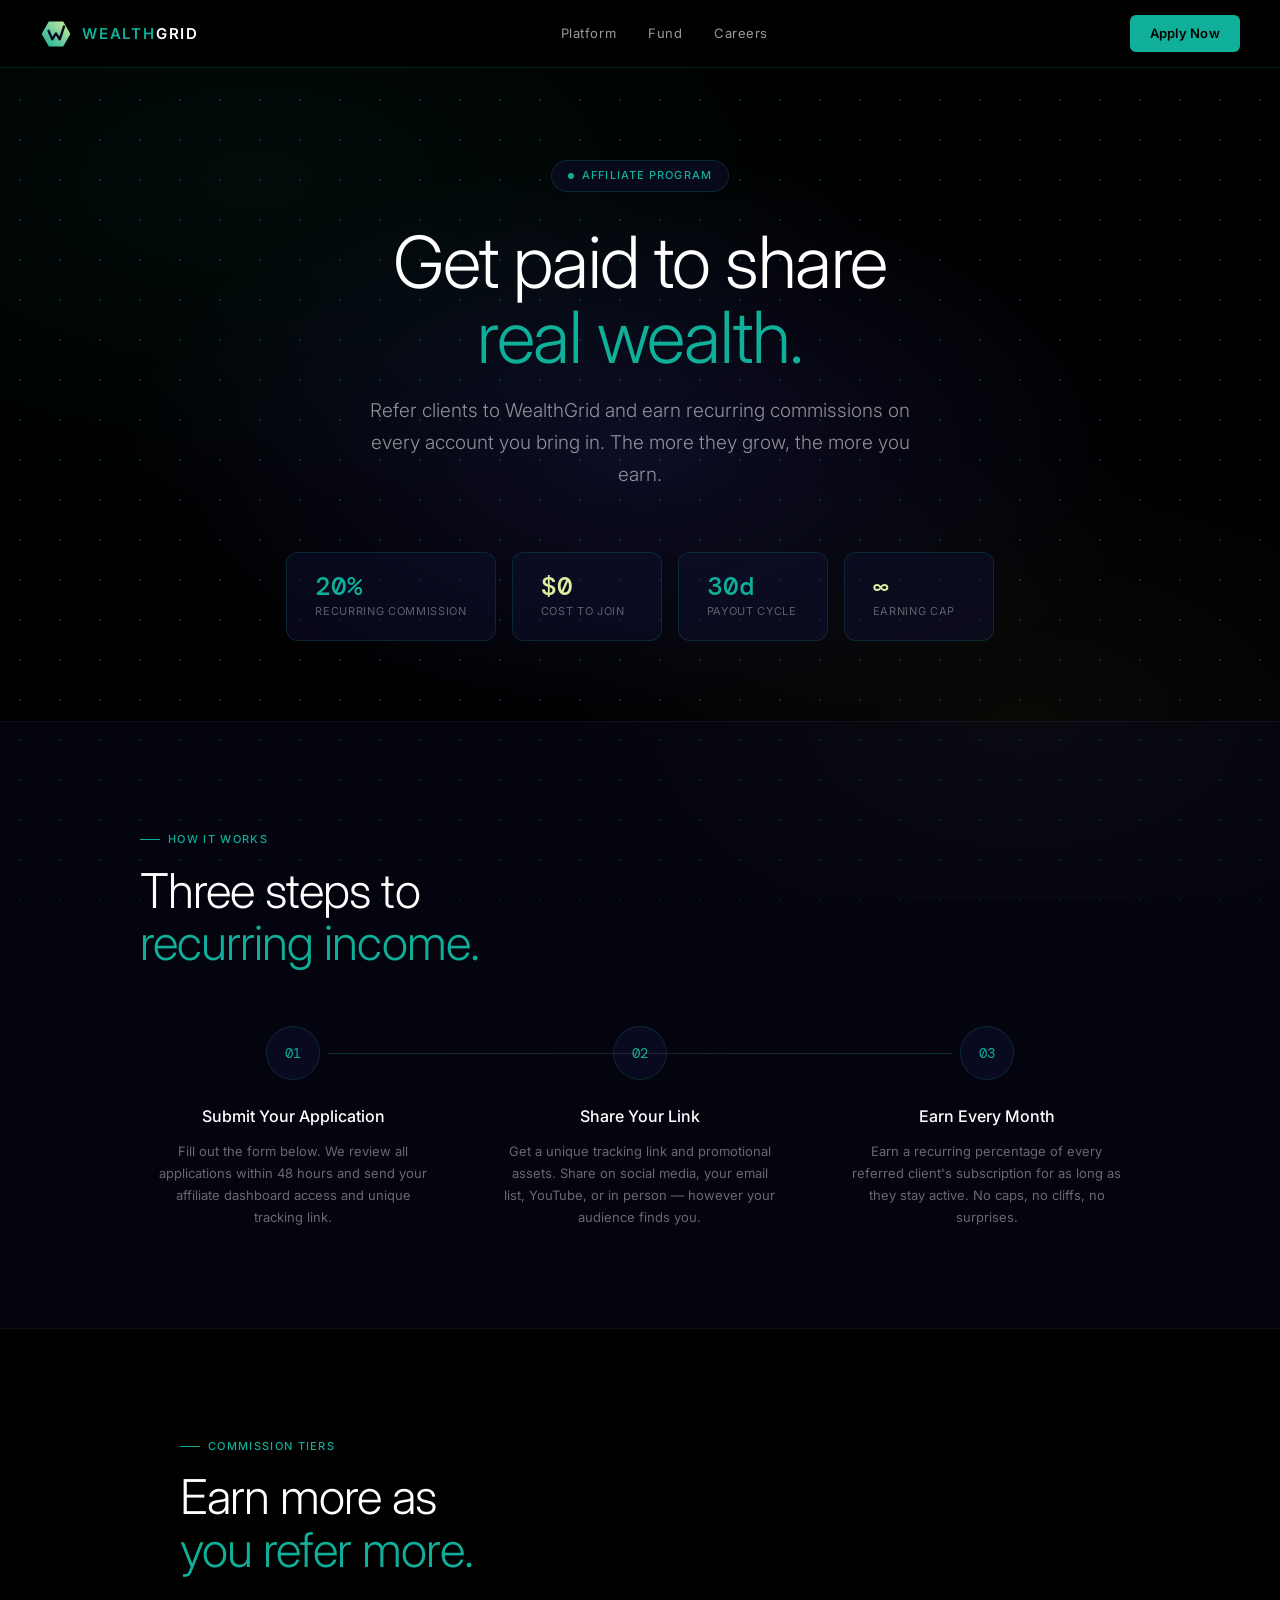
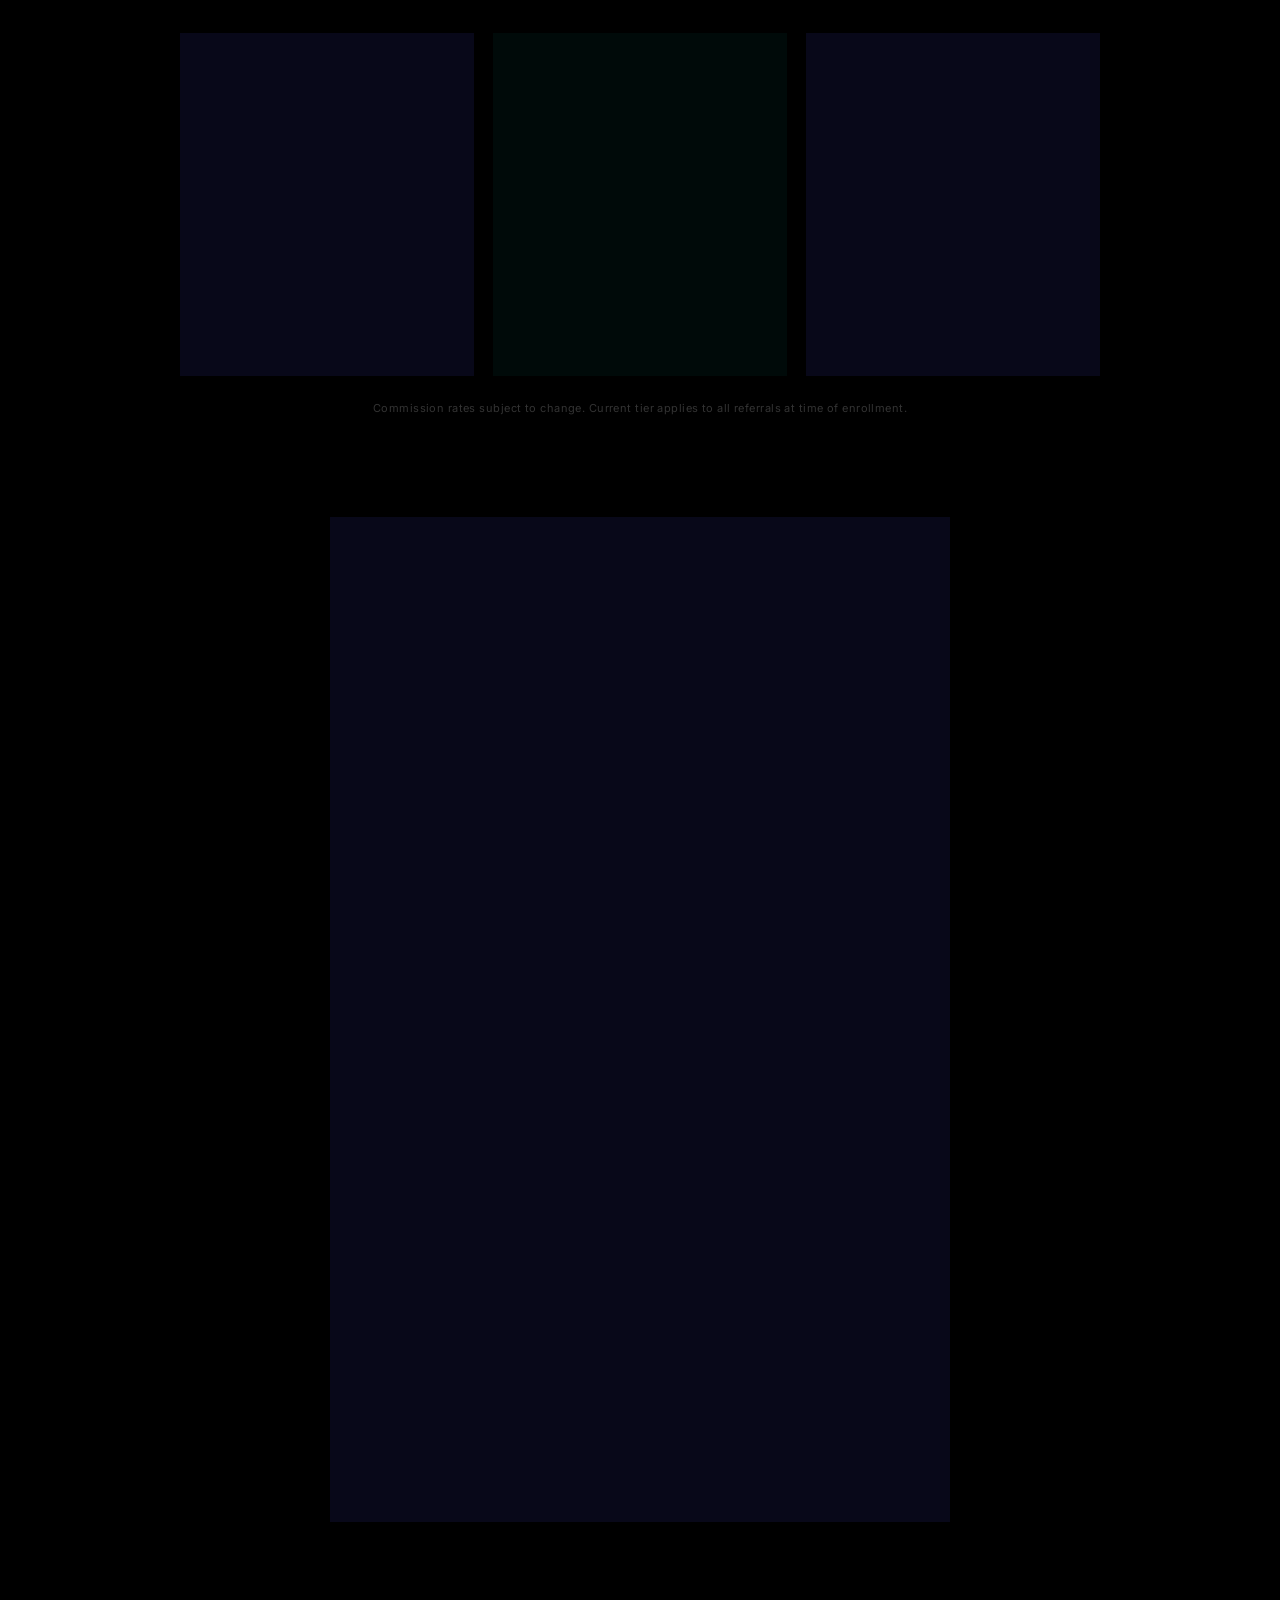
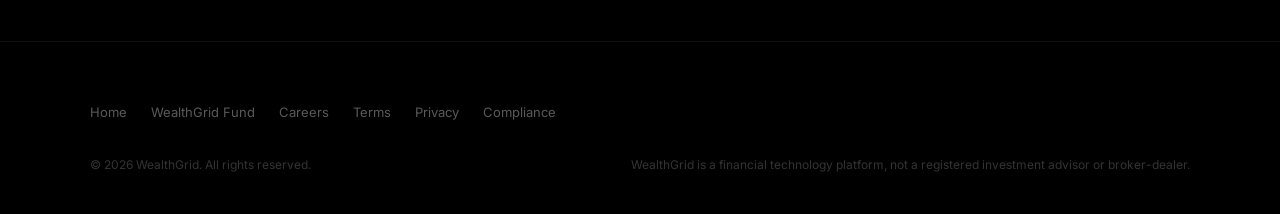
<file: affiliate.html>
<!DOCTYPE html>
<html lang="en">
<head>
  <meta charset="UTF-8">
  <meta name="viewport" content="width=device-width, initial-scale=1.0">
  <title>Affiliate Program — WealthGrid</title>
  <link rel="preconnect" href="https://fonts.googleapis.com">
  <link rel="preconnect" href="https://fonts.gstatic.com" crossorigin>
  <link href="https://fonts.googleapis.com/css2?family=Inter:wght@300;400;500;600;700&family=DM+Mono:wght@400;500&display=swap" rel="stylesheet">
  <link rel="stylesheet" href="site.css">
  <style>
    /* ─── Hero stats row ───────────────────── */
    .stat-row {
      display: flex; align-items: center; gap: 16px;
      flex-wrap: wrap; justify-content: center;
      margin-top: 60px;
    }
    .stat-card {
      background: var(--glass-bg);
      border: 1px solid var(--glass-border);
      backdrop-filter: blur(20px);
      border-radius: 12px;
      padding: 20px 28px;
      text-align: left; min-width: 150px;
    }
    .stat-card .val {
      font-family: var(--mono); font-size: 26px; font-weight: 500;
      color: var(--teal); line-height: 1; margin-bottom: 4px;
    }
    .stat-card .val.green { color: var(--green); }
    .stat-card .lbl {
      font-size: 11px; color: rgba(255,255,255,0.35);
      letter-spacing: 0.06em; text-transform: uppercase;
    }

    /* ─── How it works ─────────────────────── */
    .how-section {
      position: relative; z-index: 1;
      padding: 100px 40px;
      border-top: 1px solid rgba(255,255,255,0.04);
      border-bottom: 1px solid rgba(255,255,255,0.04);
      background: rgba(16,16,47,0.3);
    }
    .how-inner { max-width: 1000px; margin: 0 auto; }
    .how-steps {
      display: grid; grid-template-columns: repeat(3, 1fr);
      gap: 40px; margin-top: 56px; position: relative;
    }
    .how-steps::before {
      content: '';
      position: absolute; top: 27px;
      left: calc(16.66% + 20px); right: calc(16.66% + 20px);
      height: 1px;
      background: linear-gradient(90deg, var(--teal), rgba(219,238,159,0.5), var(--teal));
      opacity: 0.25;
    }
    .how-step { text-align: center; padding: 0 16px; }
    .step-circle {
      width: 54px; height: 54px; border-radius: 50%;
      background: var(--glass-bg); border: 1px solid var(--glass-border);
      display: flex; align-items: center; justify-content: center;
      font-family: var(--mono); font-size: 14px; color: var(--teal);
      margin: 0 auto 24px;
    }
    .how-step h3 { font-size: 16px; font-weight: 500; margin-bottom: 10px; }
    .how-step p { font-size: 13px; color: rgba(255,255,255,0.4); line-height: 1.7; }

    /* ─── Commission tiers ─────────────────── */
    .tiers-section {
      position: relative; z-index: 1;
      padding: 100px 40px; max-width: 1000px; margin: 0 auto;
    }
    .tiers-grid {
      display: grid; grid-template-columns: repeat(3, 1fr);
      gap: 20px; margin-top: 56px;
    }
    .tier-card {
      background: var(--glass-bg); border: 1px solid var(--glass-border);
      backdrop-filter: blur(20px); border-radius: 12px; padding: 36px 28px;
      position: relative; transition: transform 0.2s, box-shadow 0.2s;
    }
    .tier-card:hover { transform: translateY(-4px); box-shadow: 0 20px 60px rgba(15,175,154,0.1); }
    .tier-card.featured { border-color: var(--teal); background: rgba(15,175,154,0.06); }
    .tier-card.featured::before {
      content: 'MOST POPULAR';
      position: absolute; top: -1px; left: 50%; transform: translateX(-50%);
      background: var(--teal); color: var(--black);
      font-size: 9px; font-weight: 700; letter-spacing: 0.12em;
      padding: 4px 12px; border-radius: 0 0 6px 6px;
    }
    .tier-label { font-size: 10px; font-weight: 600; letter-spacing: 0.14em; text-transform: uppercase; color: rgba(255,255,255,0.35); margin-bottom: 10px; }
    .tier-name { font-size: 18px; font-weight: 300; letter-spacing: -0.01em; margin-bottom: 20px; }
    .tier-rate {
      font-family: var(--mono); font-size: 48px; font-weight: 500;
      color: var(--teal); line-height: 1; margin-bottom: 4px;
    }
    .tier-basis { font-size: 12px; color: rgba(255,255,255,0.3); margin-bottom: 24px; }
    .tier-features { list-style: none; display: flex; flex-direction: column; gap: 9px; }
    .tier-features li {
      font-size: 12px; color: rgba(255,255,255,0.45);
      display: flex; align-items: flex-start; gap: 8px; line-height: 1.5;
    }
    .tier-features li::before { content: '—'; color: var(--teal); flex-shrink: 0; font-family: var(--mono); }

    /* ─── Application form ─────────────────── */
    .form-section {
      position: relative; z-index: 1;
      padding: 0 40px 120px; max-width: 700px; margin: 0 auto;
    }
    .form-card {
      background: var(--glass-bg); border: 1px solid var(--glass-border);
      backdrop-filter: blur(20px); border-radius: 16px; padding: 56px 48px;
    }
    .form-card h2 { font-size: clamp(24px, 3.5vw, 36px); margin-bottom: 10px; }
    .form-card > p { font-size: 14px; color: rgba(255,255,255,0.4); margin-bottom: 36px; line-height: 1.7; }
    .form-row { display: grid; grid-template-columns: 1fr 1fr; gap: 16px; }
    .field { margin-bottom: 18px; }
    label {
      display: block; font-size: 10px; font-weight: 600;
      letter-spacing: 0.12em; text-transform: uppercase;
      color: rgba(255,255,255,0.35); margin-bottom: 8px;
    }
    input, select, textarea {
      width: 100%; background: rgba(255,255,255,0.04);
      border: 1px solid rgba(255,255,255,0.1); border-radius: 8px;
      padding: 12px 14px; font-size: 14px; color: var(--white);
      font-family: var(--font); outline: none; transition: border-color 0.2s;
    }
    input::placeholder, textarea::placeholder { color: rgba(255,255,255,0.2); }
    input:focus, select:focus, textarea:focus { border-color: var(--glass-border); }
    select option { background: #10102F; }
    textarea { resize: vertical; min-height: 96px; }
    .form-note { font-size: 11px; color: rgba(255,255,255,0.2); text-align: center; margin-top: 16px; line-height: 1.6; }
    .form-note a { color: var(--teal); text-decoration: none; }

    @media (max-width: 768px) {
      .how-section { padding: 64px 20px; }
      .how-steps { grid-template-columns: 1fr; gap: 32px; }
      .how-steps::before { display: none; }
      .tiers-section { padding: 64px 20px; }
      .tiers-grid { grid-template-columns: 1fr; }
      .form-section { padding: 0 20px 80px; }
      .form-card { padding: 36px 24px; }
      .form-row { grid-template-columns: 1fr; }
    }
  </style>
</head>
<body>
<div class="bg-canvas"><div class="grid-dots"></div></div>

<nav>
  <a href="index.html" class="nav-logo">
    <svg width="32" height="32" viewBox="0 0 120 120" fill="none">
      <defs><linearGradient id="wgmark_affiliatehtml_0" x1="0" y1="1" x2="1" y2="0">
        <stop offset="0" stop-color="#0FAF9A"/><stop offset="1" stop-color="#DBEE9F"/>
      </linearGradient></defs>
      <polygon points="114,60 87,13.2 33,13.2 6,60 33,106.8 87,106.8" fill="url(#wgmark_affiliatehtml_0)"/>
      <polyline points="32,48 46,80 60,58 74,80 90,32" fill="none" stroke="#0a0a1f" stroke-width="9" stroke-linecap="round" stroke-linejoin="round"/>
    </svg>
    <span class="logo-text"><span>Wealth</span><span>Grid</span></span>
  </a>
  <div class="nav-links">
    <a href="index.html">Platform</a>
    <a href="fund.html">Fund</a>
    <a href="careers.html">Careers</a>
  </div>
  <a href="https://my.wealthgrid.ai/signup" class="btn-primary">Apply Now</a>
</nav>

<section style="position:relative;z-index:1;padding:160px 40px 80px;text-align:center;max-width:860px;margin:0 auto;">
  <div class="hero-badge fade-up" style="display:inline-flex;align-items:center;gap:8px;background:var(--glass-bg);border:1px solid var(--glass-border);backdrop-filter:blur(12px);border-radius:100px;padding:6px 16px;font-size:11px;font-weight:500;letter-spacing:0.1em;text-transform:uppercase;color:var(--teal);margin-bottom:32px;">
    <span style="width:6px;height:6px;border-radius:50%;background:var(--teal);animation:blink 2s ease-in-out infinite;"></span>
    Affiliate Program
  </div>
  <h1 class="fade-up-1">Get paid to share<br><em>real wealth.</em></h1>
  <p class="hero-sub fade-up-2" style="font-size:clamp(16px,2vw,19px);font-weight:300;color:rgba(255,255,255,0.55);max-width:540px;margin:0 auto 0;line-height:1.7;">Refer clients to WealthGrid and earn recurring commissions on every account you bring in. The more they grow, the more you earn.</p>
  <div class="stat-row fade-up-3">
    <div class="stat-card">
      <div class="val">20%</div>
      <div class="lbl">Recurring Commission</div>
    </div>
    <div class="stat-card">
      <div class="val green">$0</div>
      <div class="lbl">Cost to Join</div>
    </div>
    <div class="stat-card">
      <div class="val">30d</div>
      <div class="lbl">Payout Cycle</div>
    </div>
    <div class="stat-card">
      <div class="val green">∞</div>
      <div class="lbl">Earning Cap</div>
    </div>
  </div>
</section>

<section class="how-section">
  <div class="how-inner">
    <div class="section-tag">How It Works</div>
    <h2>Three steps to<br><em>recurring income.</em></h2>
    <div class="how-steps">
      <div class="how-step">
        <div class="step-circle">01</div>
        <h3>Submit Your Application</h3>
        <p>Fill out the form below. We review all applications within 48 hours and send your affiliate dashboard access and unique tracking link.</p>
      </div>
      <div class="how-step">
        <div class="step-circle">02</div>
        <h3>Share Your Link</h3>
        <p>Get a unique tracking link and promotional assets. Share on social media, your email list, YouTube, or in person — however your audience finds you.</p>
      </div>
      <div class="how-step">
        <div class="step-circle">03</div>
        <h3>Earn Every Month</h3>
        <p>Earn a recurring percentage of every referred client's subscription for as long as they stay active. No caps, no cliffs, no surprises.</p>
      </div>
    </div>
  </div>
</section>

<section class="tiers-section">
  <div class="section-tag">Commission Tiers</div>
  <h2>Earn more as<br><em>you refer more.</em></h2>
  <div class="tiers-grid">
    <div class="tier-card">
      <div class="tier-label">Starter</div>
      <div class="tier-name">Partner</div>
      <div class="tier-rate">15<span style="font-size:22px;color:rgba(255,255,255,0.4);">%</span></div>
      <div class="tier-basis">per referred subscription</div>
      <ul class="tier-features">
        <li>Recurring commission on all referrals</li>
        <li>Affiliate dashboard access</li>
        <li>Tracking link + basic assets</li>
      </ul>
    </div>
    <div class="tier-card featured">
      <div class="tier-label">Most Popular</div>
      <div class="tier-name">Affiliate Pro</div>
      <div class="tier-rate">20<span style="font-size:22px;color:rgba(255,255,255,0.4);">%</span></div>
      <div class="tier-basis">per referred subscription</div>
      <ul class="tier-features">
        <li>Unlocked after 5 active referrals</li>
        <li>Priority support channel</li>
        <li>Co-marketing opportunities</li>
        <li>Custom landing page option</li>
      </ul>
    </div>
    <div class="tier-card">
      <div class="tier-label">Elite</div>
      <div class="tier-name">Strategic Partner</div>
      <div class="tier-rate">25<span style="font-size:22px;color:rgba(255,255,255,0.4);">%</span></div>
      <div class="tier-basis">per referred subscription</div>
      <ul class="tier-features">
        <li>By invitation — high-volume partners</li>
        <li>Custom commission structures</li>
        <li>Direct team access</li>
        <li>White-glove onboarding support</li>
      </ul>
    </div>
  </div>
  <p style="font-size:11px;color:rgba(255,255,255,0.2);margin-top:24px;text-align:center;letter-spacing:0.04em;">Commission rates subject to change. Current tier applies to all referrals at time of enrollment.</p>
</section>

<section class="form-section">
  <div class="form-card">
    <div class="section-tag">Apply</div>
    <h2>Become a<br><em>WealthGrid Partner</em></h2>
    <p>Tell us about yourself and how you plan to refer clients. We review every application and respond within 48 hours.</p>

    <form action="mailto:affiliates@wealthgrid.ai" method="post" enctype="text/plain">
      <div class="form-row">
        <div class="field">
          <label>First Name</label>
          <input type="text" name="first_name" placeholder="John" required />
        </div>
        <div class="field">
          <label>Last Name</label>
          <input type="text" name="last_name" placeholder="Doe" required />
        </div>
      </div>
      <div class="field">
        <label>Email Address</label>
        <input type="email" name="email" placeholder="you@example.com" required />
      </div>
      <div class="field">
        <label>Phone Number</label>
        <input type="tel" name="phone" placeholder="+1 (555) 000-0000" />
      </div>
      <div class="field">
        <label>Primary Channel</label>
        <select name="platform">
          <option value="" disabled selected>Select your primary channel</option>
          <option>YouTube</option>
          <option>Instagram / TikTok</option>
          <option>Email Newsletter</option>
          <option>Podcast</option>
          <option>Blog / Website</option>
          <option>In-Person / Events</option>
          <option>Financial Advisor / Planner</option>
          <option>Other</option>
        </select>
      </div>
      <div class="field">
        <label>Audience Size</label>
        <select name="audience_size">
          <option value="" disabled selected>Select range</option>
          <option>Under 1,000</option>
          <option>1,000 – 5,000</option>
          <option>5,000 – 25,000</option>
          <option>25,000 – 100,000</option>
          <option>100,000+</option>
        </select>
      </div>
      <div class="field">
        <label>How Will You Promote WealthGrid?</label>
        <textarea name="promotion_plan" placeholder="Tell us about your audience, content style, and how you'd introduce WealthGrid to them..."></textarea>
      </div>
      <button type="submit" class="btn-hero" style="width:100%;margin-top:4px;text-align:center;border:none;cursor:pointer;">Submit Application →</button>
      <p class="form-note">By submitting, you agree to our <a href="terms.html">Terms of Service</a>. We review all applications within 48 business hours.</p>
    </form>
  </div>
</section>

<footer>
  <div class="footer-inner">
    <div class="footer-links-row">
      <a href="index.html">Home</a>
      <a href="fund.html">WealthGrid Fund</a>
      <a href="careers.html">Careers</a>
      <a href="terms.html">Terms</a>
      <a href="privacy.html">Privacy</a>
      <a href="compliance.html">Compliance</a>
    </div>
    <div class="footer-bottom">
      <p>&copy; 2026 WealthGrid. All rights reserved.</p>
      <p>WealthGrid is a financial technology platform, not a registered investment advisor or broker-dealer.</p>
    </div>
  </div>
</footer>

<style>
  @keyframes blink { 0%,100%{opacity:1} 50%{opacity:0.3} }
</style>
<script src="affiliate-track.js" defer></script>
</body>
</html>
</file>
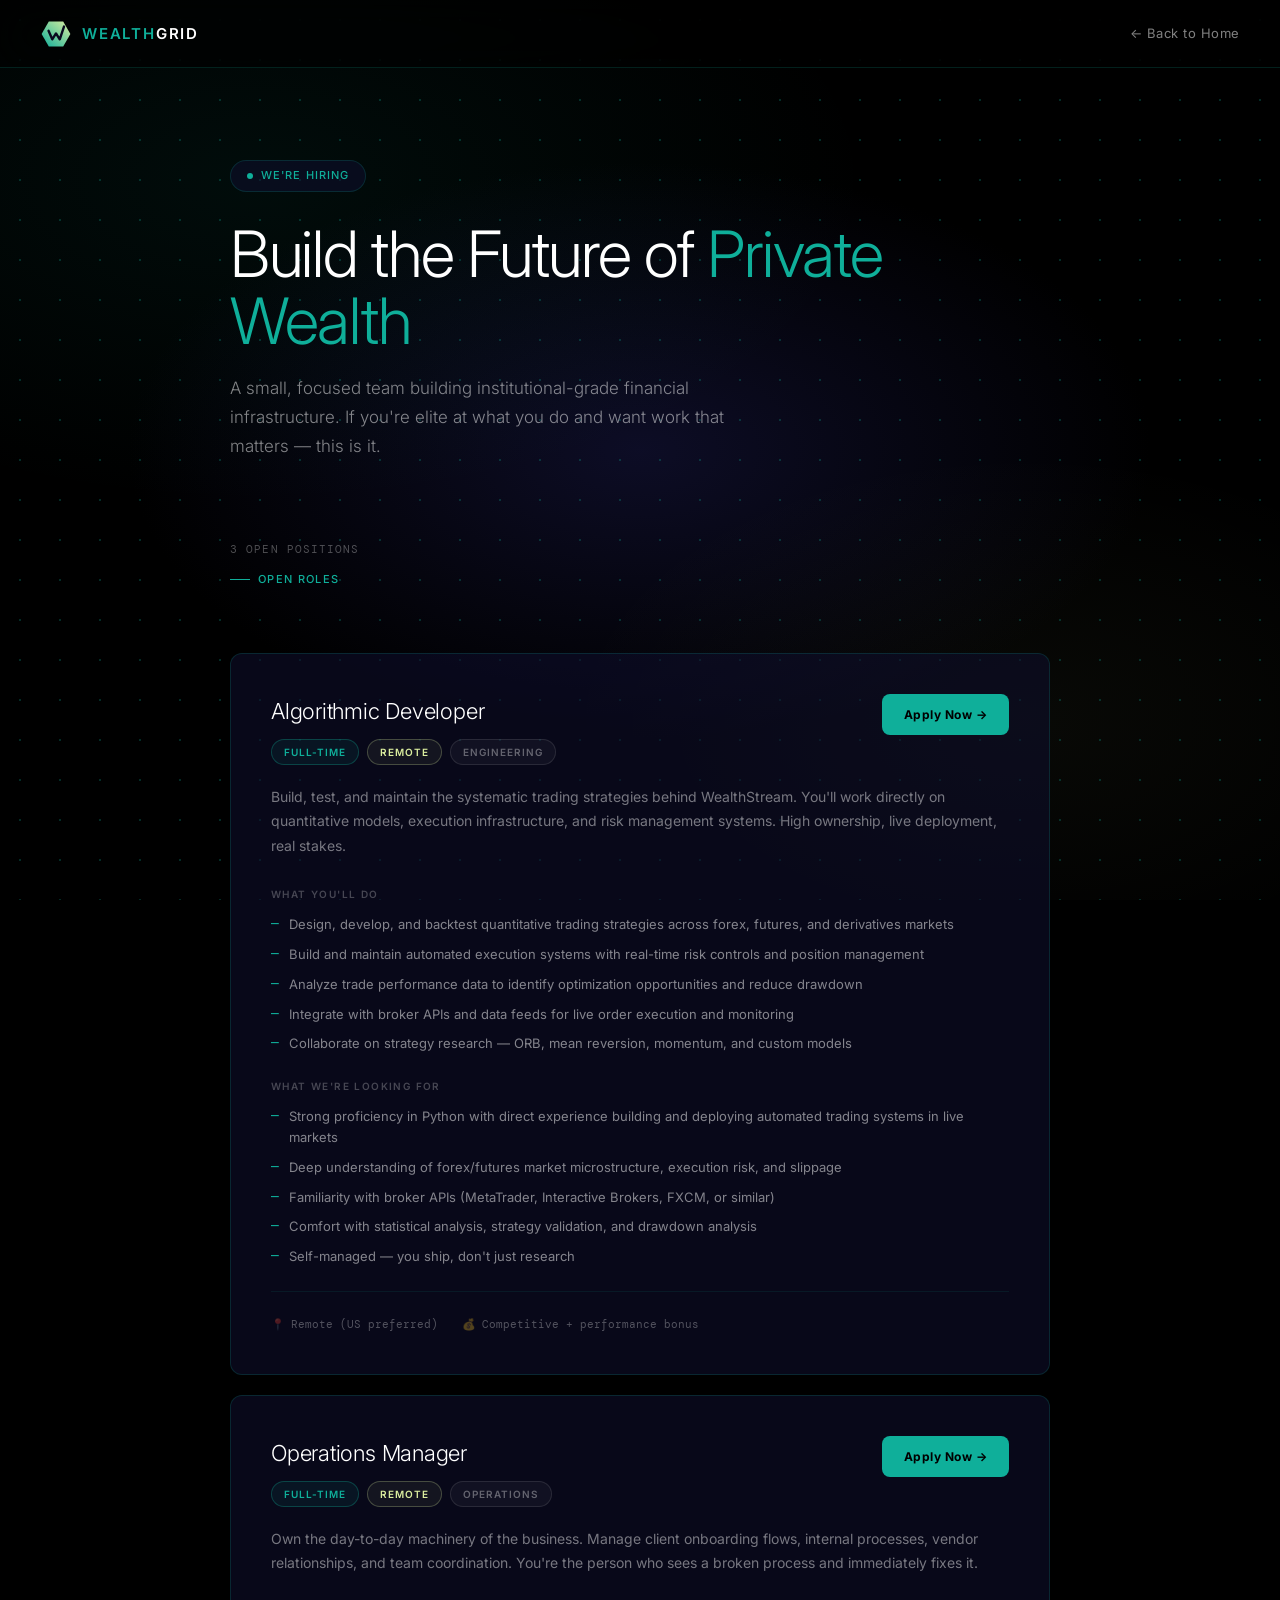
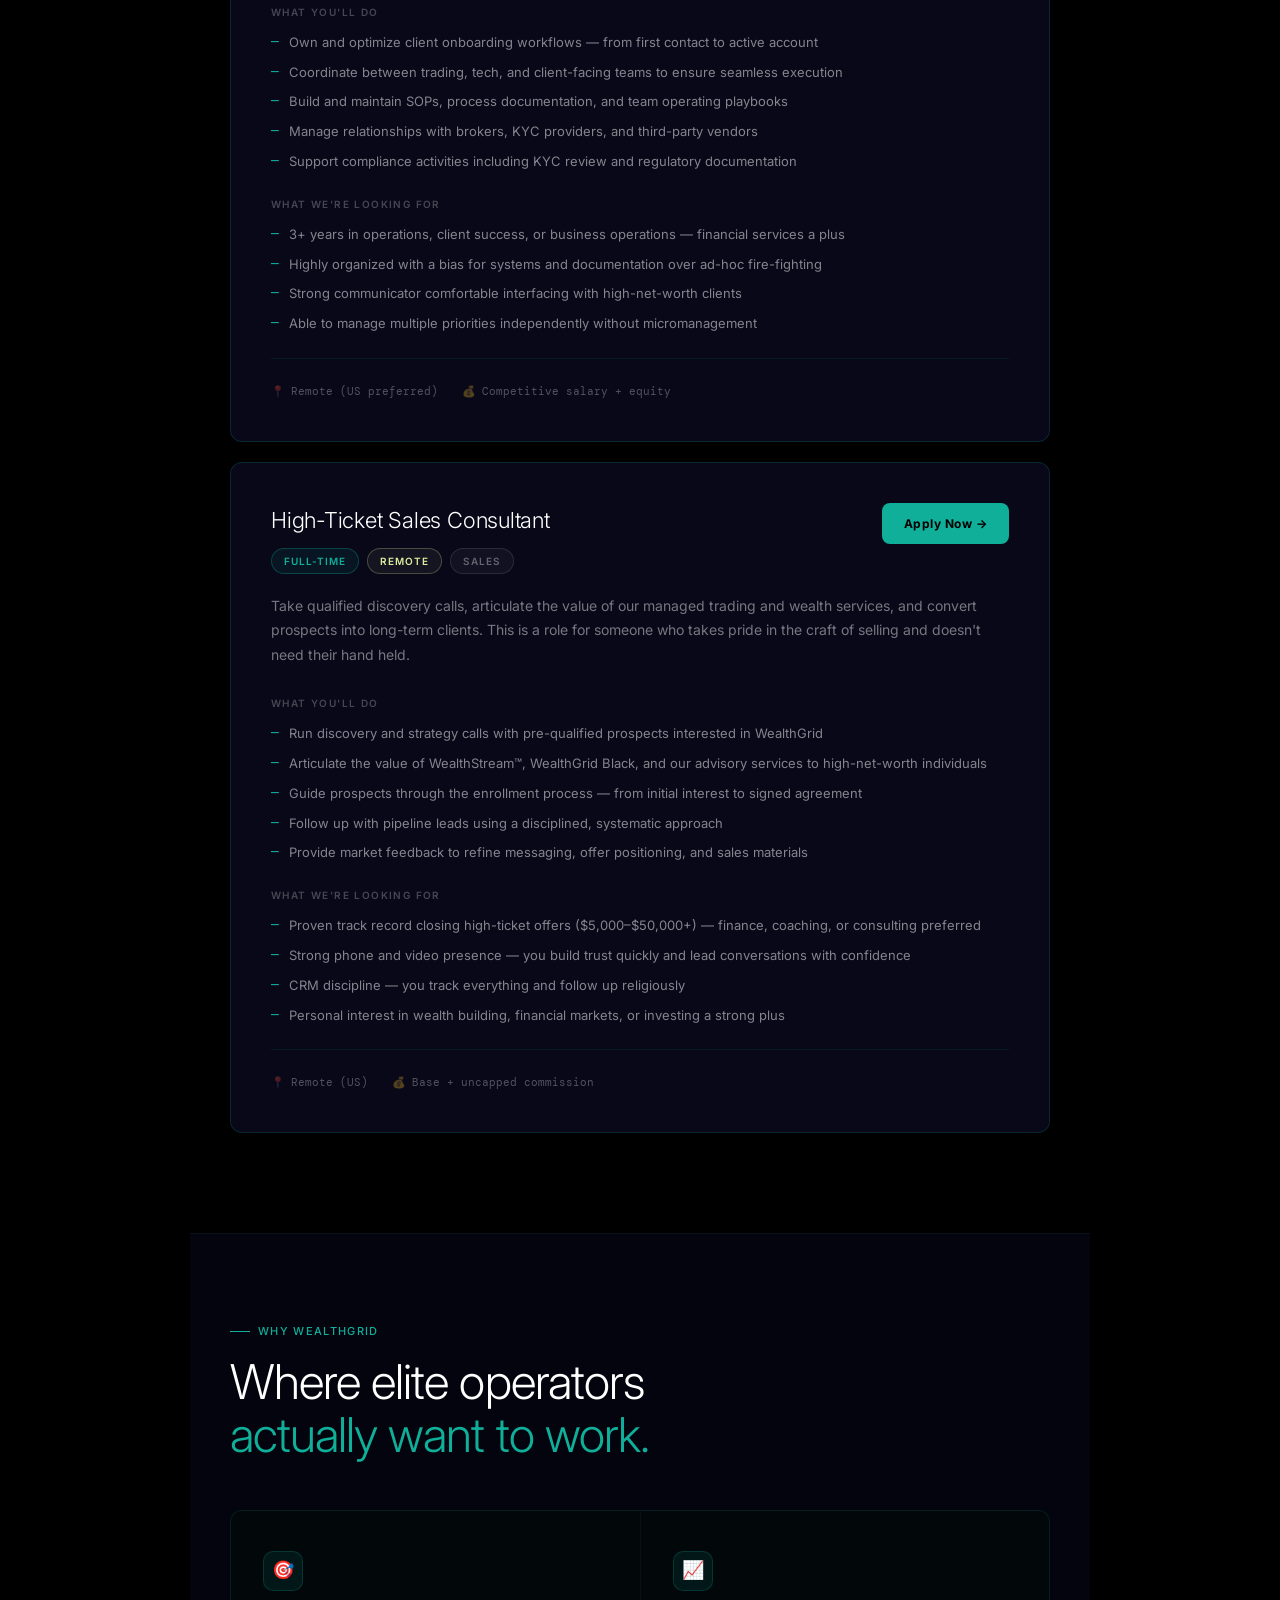
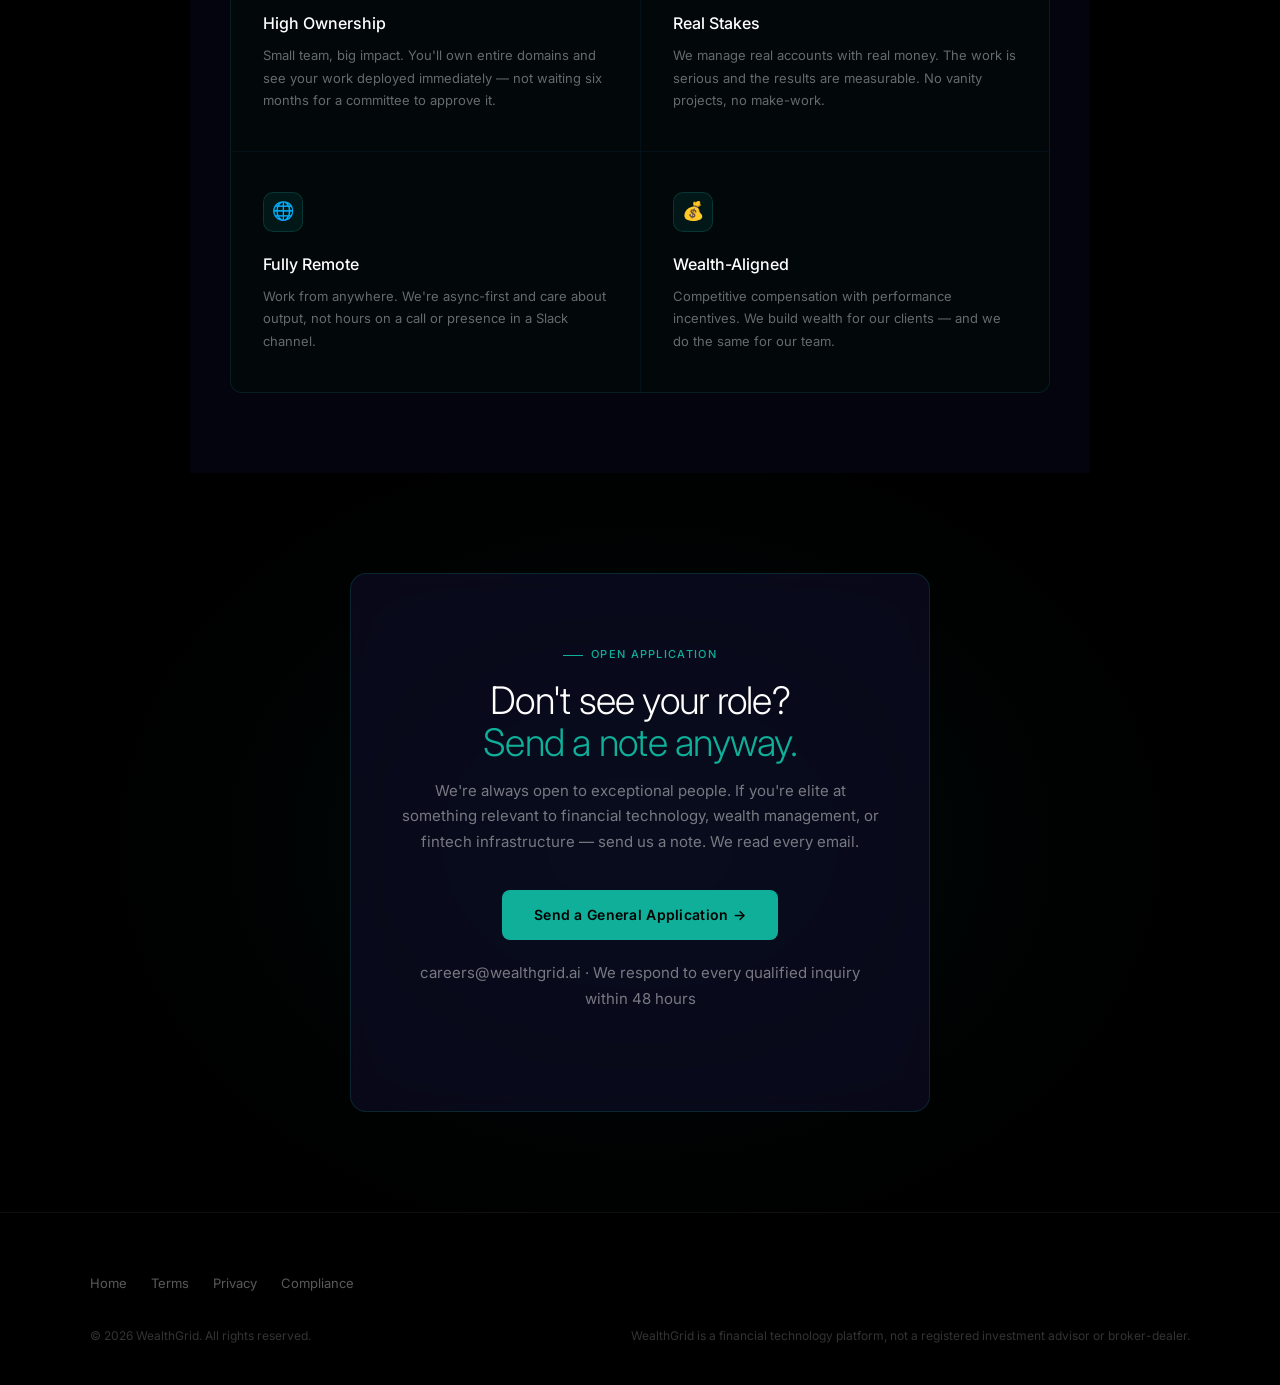
<file: careers.html>
<!DOCTYPE html>
<html lang="en">
<head>
  <meta charset="UTF-8">
  <meta name="viewport" content="width=device-width, initial-scale=1.0">
  <title>Careers — WealthGrid</title>
  <link rel="preconnect" href="https://fonts.googleapis.com">
  <link rel="preconnect" href="https://fonts.gstatic.com" crossorigin>
  <link href="https://fonts.googleapis.com/css2?family=Inter:wght@300;400;500;600;700&family=DM+Mono:wght@400;500&display=swap" rel="stylesheet">
  <link rel="stylesheet" href="site.css">
  <style>
    /* ─── Jobs section ─────────────────────── */
    .jobs-wrap {
      position: relative; z-index: 1;
      max-width: 900px; margin: 0 auto; padding: 0 40px 80px;
    }
    .jobs-header { margin-bottom: 48px; }
    .open-count {
      font-family: var(--mono);
      font-size: 11px;
      color: rgba(255,255,255,0.3);
      letter-spacing: 0.1em;
      margin-bottom: 4px;
    }
    .job-card {
      background: var(--glass-bg);
      border: 1px solid var(--glass-border);
      backdrop-filter: blur(20px);
      border-radius: 12px;
      padding: 40px;
      margin-bottom: 20px;
      position: relative;
      overflow: hidden;
      transition: box-shadow 0.3s;
    }
    .job-card::after {
      content: '';
      position: absolute;
      top: 0; left: 0; right: 0;
      height: 1px;
      background: linear-gradient(90deg, transparent, rgba(15,175,154,0.3), transparent);
      opacity: 0;
      transition: opacity 0.3s;
    }
    .job-card:hover { box-shadow: 0 20px 60px rgba(15,175,154,0.08); }
    .job-card:hover::after { opacity: 1; }
    .job-head {
      display: flex; align-items: flex-start; justify-content: space-between;
      gap: 20px; margin-bottom: 20px; flex-wrap: wrap;
    }
    .job-title { font-size: 22px; font-weight: 300; letter-spacing: -0.01em; margin-bottom: 10px; }
    .job-badges { display: flex; gap: 8px; flex-wrap: wrap; }
    .badge {
      font-size: 10px; font-weight: 600; letter-spacing: 0.1em;
      text-transform: uppercase; padding: 4px 12px; border-radius: 100px;
    }
    .badge-teal { color: var(--teal); border: 1px solid rgba(15,175,154,0.3); background: rgba(15,175,154,0.08); }
    .badge-green { color: var(--green); border: 1px solid rgba(219,238,159,0.25); background: rgba(219,238,159,0.06); }
    .badge-grey { color: rgba(255,255,255,0.35); border: 1px solid rgba(255,255,255,0.1); background: rgba(255,255,255,0.04); }
    .job-desc { font-size: 14px; color: rgba(255,255,255,0.45); line-height: 1.75; margin-bottom: 28px; }
    .job-list-label {
      font-size: 10px; font-weight: 600; letter-spacing: 0.14em; text-transform: uppercase;
      color: rgba(255,255,255,0.25); margin-bottom: 12px;
    }
    .job-list { list-style: none; display: flex; flex-direction: column; gap: 9px; margin-bottom: 24px; }
    .job-list li {
      font-size: 13px; color: rgba(255,255,255,0.5);
      display: flex; align-items: flex-start; gap: 10px; line-height: 1.6;
    }
    .job-list li::before { content: '—'; color: var(--teal); flex-shrink: 0; font-family: var(--mono); }
    .job-divider { border: none; border-top: 1px solid rgba(15,175,154,0.1); margin: 24px 0; }
    .job-meta { display: flex; gap: 24px; flex-wrap: wrap; }
    .job-meta-item { font-size: 11px; color: rgba(255,255,255,0.3); display: flex; align-items: center; gap: 6px; }
    .job-meta-item span { font-family: var(--mono); }
    .apply-btn {
      background: var(--teal); color: var(--black);
      font-size: 12px; font-weight: 700; letter-spacing: 0.04em;
      padding: 11px 22px; border-radius: 8px;
      text-decoration: none; display: inline-block;
      transition: all 0.2s; white-space: nowrap; flex-shrink: 0;
    }
    .apply-btn:hover { background: #0dcfb8; transform: translateY(-1px); box-shadow: 0 6px 20px rgba(15,175,154,0.3); }

    /* ─── Values ───────────────────────────── */
    .values-section {
      position: relative; z-index: 1;
      max-width: 900px; margin: 0 auto;
      padding: 80px 40px;
      border-top: 1px solid rgba(15,175,154,0.08);
      background: rgba(16,16,47,0.3);
    }
    .values-grid {
      display: grid; grid-template-columns: repeat(2, 1fr);
      gap: 1px; background: rgba(15,175,154,0.08);
      border: 1px solid rgba(15,175,154,0.08);
      border-radius: 12px; overflow: hidden; margin-top: 48px;
    }
    .value-card {
      background: rgba(0,0,0,0.6); padding: 40px 32px;
      transition: background 0.3s;
    }
    .value-card:hover { background: rgba(15,175,154,0.04); }
    .value-icon {
      width: 40px; height: 40px; border-radius: 10px;
      background: rgba(15,175,154,0.1); border: 1px solid rgba(15,175,154,0.2);
      display: flex; align-items: center; justify-content: center;
      margin-bottom: 20px; font-size: 18px;
    }
    .value-title { font-size: 16px; font-weight: 500; margin-bottom: 8px; }
    .value-desc { font-size: 13px; color: rgba(255,255,255,0.4); line-height: 1.7; }

    /* ─── CTA ──────────────────────────────── */
    .cta-wrap {
      position: relative; z-index: 1;
      padding: 100px 40px; text-align: center;
    }
    .cta-wrap::before {
      content: '';
      position: absolute; inset: 0;
      background: radial-gradient(ellipse 60% 80% at 50% 50%, rgba(15,175,154,0.06), transparent 70%);
    }
    .cta-box {
      position: relative; z-index: 1;
      max-width: 580px; margin: 0 auto;
      background: var(--glass-bg);
      border: 1px solid var(--glass-border);
      backdrop-filter: blur(20px);
      border-radius: 16px; padding: 64px 48px;
    }
    .cta-box h2 { font-size: clamp(24px, 3.5vw, 38px); margin-bottom: 14px; }
    .cta-box p { font-size: 15px; color: rgba(255,255,255,0.45); margin-bottom: 36px; line-height: 1.7; }

    @media (max-width: 768px) {
      .jobs-wrap { padding: 0 20px 60px; }
      .job-card { padding: 28px 20px; }
      .job-head { flex-direction: column; }
      .values-section { padding: 64px 20px; }
      .values-grid { grid-template-columns: 1fr; }
      .cta-wrap { padding: 80px 20px; }
      .cta-box { padding: 40px 24px; }
    }
  </style>
</head>
<body>
<div class="bg-canvas"><div class="grid-dots"></div></div>

<nav>
  <a href="index.html" class="nav-logo">
    <svg width="32" height="32" viewBox="0 0 120 120" fill="none">
      <defs><linearGradient id="wgmark_careershtml_0" x1="0" y1="1" x2="1" y2="0">
        <stop offset="0" stop-color="#0FAF9A"/><stop offset="1" stop-color="#DBEE9F"/>
      </linearGradient></defs>
      <polygon points="114,60 87,13.2 33,13.2 6,60 33,106.8 87,106.8" fill="url(#wgmark_careershtml_0)"/>
      <polyline points="32,48 46,80 60,58 74,80 90,32" fill="none" stroke="#0a0a1f" stroke-width="9" stroke-linecap="round" stroke-linejoin="round"/>
    </svg>
    <span class="logo-text"><span>Wealth</span><span>Grid</span></span>
  </a>
  <a href="index.html" class="nav-back">← Back to Home</a>
</nav>

<div class="page-hero fade-up">
  <div class="page-hero-badge">We're Hiring</div>
  <h1>Build the Future of <em>Private Wealth</em></h1>
  <p class="hero-sub">A small, focused team building institutional-grade financial infrastructure. If you're elite at what you do and want work that matters — this is it.</p>
</div>

<div class="jobs-wrap fade-up-1">
  <div class="jobs-header">
    <div class="open-count">3 OPEN POSITIONS</div>
    <div class="section-tag">Open Roles</div>
  </div>

  <!-- ALGO DEVELOPER -->
  <div class="job-card">
    <div class="job-head">
      <div>
        <div class="job-title">Algorithmic Developer</div>
        <div class="job-badges">
          <span class="badge badge-teal">Full-Time</span>
          <span class="badge badge-green">Remote</span>
          <span class="badge badge-grey">Engineering</span>
        </div>
      </div>
      <a href="mailto:careers@wealthgrid.ai?subject=Algorithmic Developer Application" class="apply-btn">Apply Now →</a>
    </div>
    <p class="job-desc">Build, test, and maintain the systematic trading strategies behind WealthStream. You'll work directly on quantitative models, execution infrastructure, and risk management systems. High ownership, live deployment, real stakes.</p>
    <div class="job-list-label">What You'll Do</div>
    <ul class="job-list">
      <li>Design, develop, and backtest quantitative trading strategies across forex, futures, and derivatives markets</li>
      <li>Build and maintain automated execution systems with real-time risk controls and position management</li>
      <li>Analyze trade performance data to identify optimization opportunities and reduce drawdown</li>
      <li>Integrate with broker APIs and data feeds for live order execution and monitoring</li>
      <li>Collaborate on strategy research — ORB, mean reversion, momentum, and custom models</li>
    </ul>
    <div class="job-list-label">What We're Looking For</div>
    <ul class="job-list">
      <li>Strong proficiency in Python with direct experience building and deploying automated trading systems in live markets</li>
      <li>Deep understanding of forex/futures market microstructure, execution risk, and slippage</li>
      <li>Familiarity with broker APIs (MetaTrader, Interactive Brokers, FXCM, or similar)</li>
      <li>Comfort with statistical analysis, strategy validation, and drawdown analysis</li>
      <li>Self-managed — you ship, don't just research</li>
    </ul>
    <hr class="job-divider">
    <div class="job-meta">
      <div class="job-meta-item">📍 <span>Remote (US preferred)</span></div>
      <div class="job-meta-item">💰 <span>Competitive + performance bonus</span></div>
    </div>
  </div>

  <!-- OPERATIONS MANAGER -->
  <div class="job-card">
    <div class="job-head">
      <div>
        <div class="job-title">Operations Manager</div>
        <div class="job-badges">
          <span class="badge badge-teal">Full-Time</span>
          <span class="badge badge-green">Remote</span>
          <span class="badge badge-grey">Operations</span>
        </div>
      </div>
      <a href="mailto:careers@wealthgrid.ai?subject=Operations Manager Application" class="apply-btn">Apply Now →</a>
    </div>
    <p class="job-desc">Own the day-to-day machinery of the business. Manage client onboarding flows, internal processes, vendor relationships, and team coordination. You're the person who sees a broken process and immediately fixes it.</p>
    <div class="job-list-label">What You'll Do</div>
    <ul class="job-list">
      <li>Own and optimize client onboarding workflows — from first contact to active account</li>
      <li>Coordinate between trading, tech, and client-facing teams to ensure seamless execution</li>
      <li>Build and maintain SOPs, process documentation, and team operating playbooks</li>
      <li>Manage relationships with brokers, KYC providers, and third-party vendors</li>
      <li>Support compliance activities including KYC review and regulatory documentation</li>
    </ul>
    <div class="job-list-label">What We're Looking For</div>
    <ul class="job-list">
      <li>3+ years in operations, client success, or business operations — financial services a plus</li>
      <li>Highly organized with a bias for systems and documentation over ad-hoc fire-fighting</li>
      <li>Strong communicator comfortable interfacing with high-net-worth clients</li>
      <li>Able to manage multiple priorities independently without micromanagement</li>
    </ul>
    <hr class="job-divider">
    <div class="job-meta">
      <div class="job-meta-item">📍 <span>Remote (US preferred)</span></div>
      <div class="job-meta-item">💰 <span>Competitive salary + equity</span></div>
    </div>
  </div>

  <!-- SALES -->
  <div class="job-card">
    <div class="job-head">
      <div>
        <div class="job-title">High-Ticket Sales Consultant</div>
        <div class="job-badges">
          <span class="badge badge-teal">Full-Time</span>
          <span class="badge badge-green">Remote</span>
          <span class="badge badge-grey">Sales</span>
        </div>
      </div>
      <a href="mailto:careers@wealthgrid.ai?subject=Sales Consultant Application" class="apply-btn">Apply Now →</a>
    </div>
    <p class="job-desc">Take qualified discovery calls, articulate the value of our managed trading and wealth services, and convert prospects into long-term clients. This is a role for someone who takes pride in the craft of selling and doesn't need their hand held.</p>
    <div class="job-list-label">What You'll Do</div>
    <ul class="job-list">
      <li>Run discovery and strategy calls with pre-qualified prospects interested in WealthGrid</li>
      <li>Articulate the value of WealthStream™, WealthGrid Black, and our advisory services to high-net-worth individuals</li>
      <li>Guide prospects through the enrollment process — from initial interest to signed agreement</li>
      <li>Follow up with pipeline leads using a disciplined, systematic approach</li>
      <li>Provide market feedback to refine messaging, offer positioning, and sales materials</li>
    </ul>
    <div class="job-list-label">What We're Looking For</div>
    <ul class="job-list">
      <li>Proven track record closing high-ticket offers ($5,000–$50,000+) — finance, coaching, or consulting preferred</li>
      <li>Strong phone and video presence — you build trust quickly and lead conversations with confidence</li>
      <li>CRM discipline — you track everything and follow up religiously</li>
      <li>Personal interest in wealth building, financial markets, or investing a strong plus</li>
    </ul>
    <hr class="job-divider">
    <div class="job-meta">
      <div class="job-meta-item">📍 <span>Remote (US)</span></div>
      <div class="job-meta-item">💰 <span>Base + uncapped commission</span></div>
    </div>
  </div>
</div>

<section class="values-section">
  <div class="section-tag">Why WealthGrid</div>
  <h2>Where elite operators<br><em>actually want to work.</em></h2>
  <div class="values-grid">
    <div class="value-card">
      <div class="value-icon">🎯</div>
      <div class="value-title">High Ownership</div>
      <div class="value-desc">Small team, big impact. You'll own entire domains and see your work deployed immediately — not waiting six months for a committee to approve it.</div>
    </div>
    <div class="value-card">
      <div class="value-icon">📈</div>
      <div class="value-title">Real Stakes</div>
      <div class="value-desc">We manage real accounts with real money. The work is serious and the results are measurable. No vanity projects, no make-work.</div>
    </div>
    <div class="value-card">
      <div class="value-icon">🌐</div>
      <div class="value-title">Fully Remote</div>
      <div class="value-desc">Work from anywhere. We're async-first and care about output, not hours on a call or presence in a Slack channel.</div>
    </div>
    <div class="value-card">
      <div class="value-icon">💰</div>
      <div class="value-title">Wealth-Aligned</div>
      <div class="value-desc">Competitive compensation with performance incentives. We build wealth for our clients — and we do the same for our team.</div>
    </div>
  </div>
</section>

<section class="cta-wrap">
  <div class="cta-box">
    <div class="section-tag" style="justify-content:center;">Open Application</div>
    <h2>Don't see your role?<br><em>Send a note anyway.</em></h2>
    <p>We're always open to exceptional people. If you're elite at something relevant to financial technology, wealth management, or fintech infrastructure — send us a note. We read every email.</p>
    <a href="mailto:careers@wealthgrid.ai?subject=General Application" class="btn-hero">Send a General Application →</a>
    <p class="cta-note" style="margin-top:20px;">careers@wealthgrid.ai · We respond to every qualified inquiry within 48 hours</p>
  </div>
</section>

<footer>
  <div class="footer-inner">
    <div class="footer-links-row">
      <a href="index.html">Home</a>
      <a href="terms.html">Terms</a>
      <a href="privacy.html">Privacy</a>
      <a href="compliance.html">Compliance</a>
    </div>
    <div class="footer-bottom">
      <p>&copy; 2026 WealthGrid. All rights reserved.</p>
      <p>WealthGrid is a financial technology platform, not a registered investment advisor or broker-dealer.</p>
    </div>
  </div>
</footer>
<script src="affiliate-track.js" defer></script>
</body>
</html>
</file>
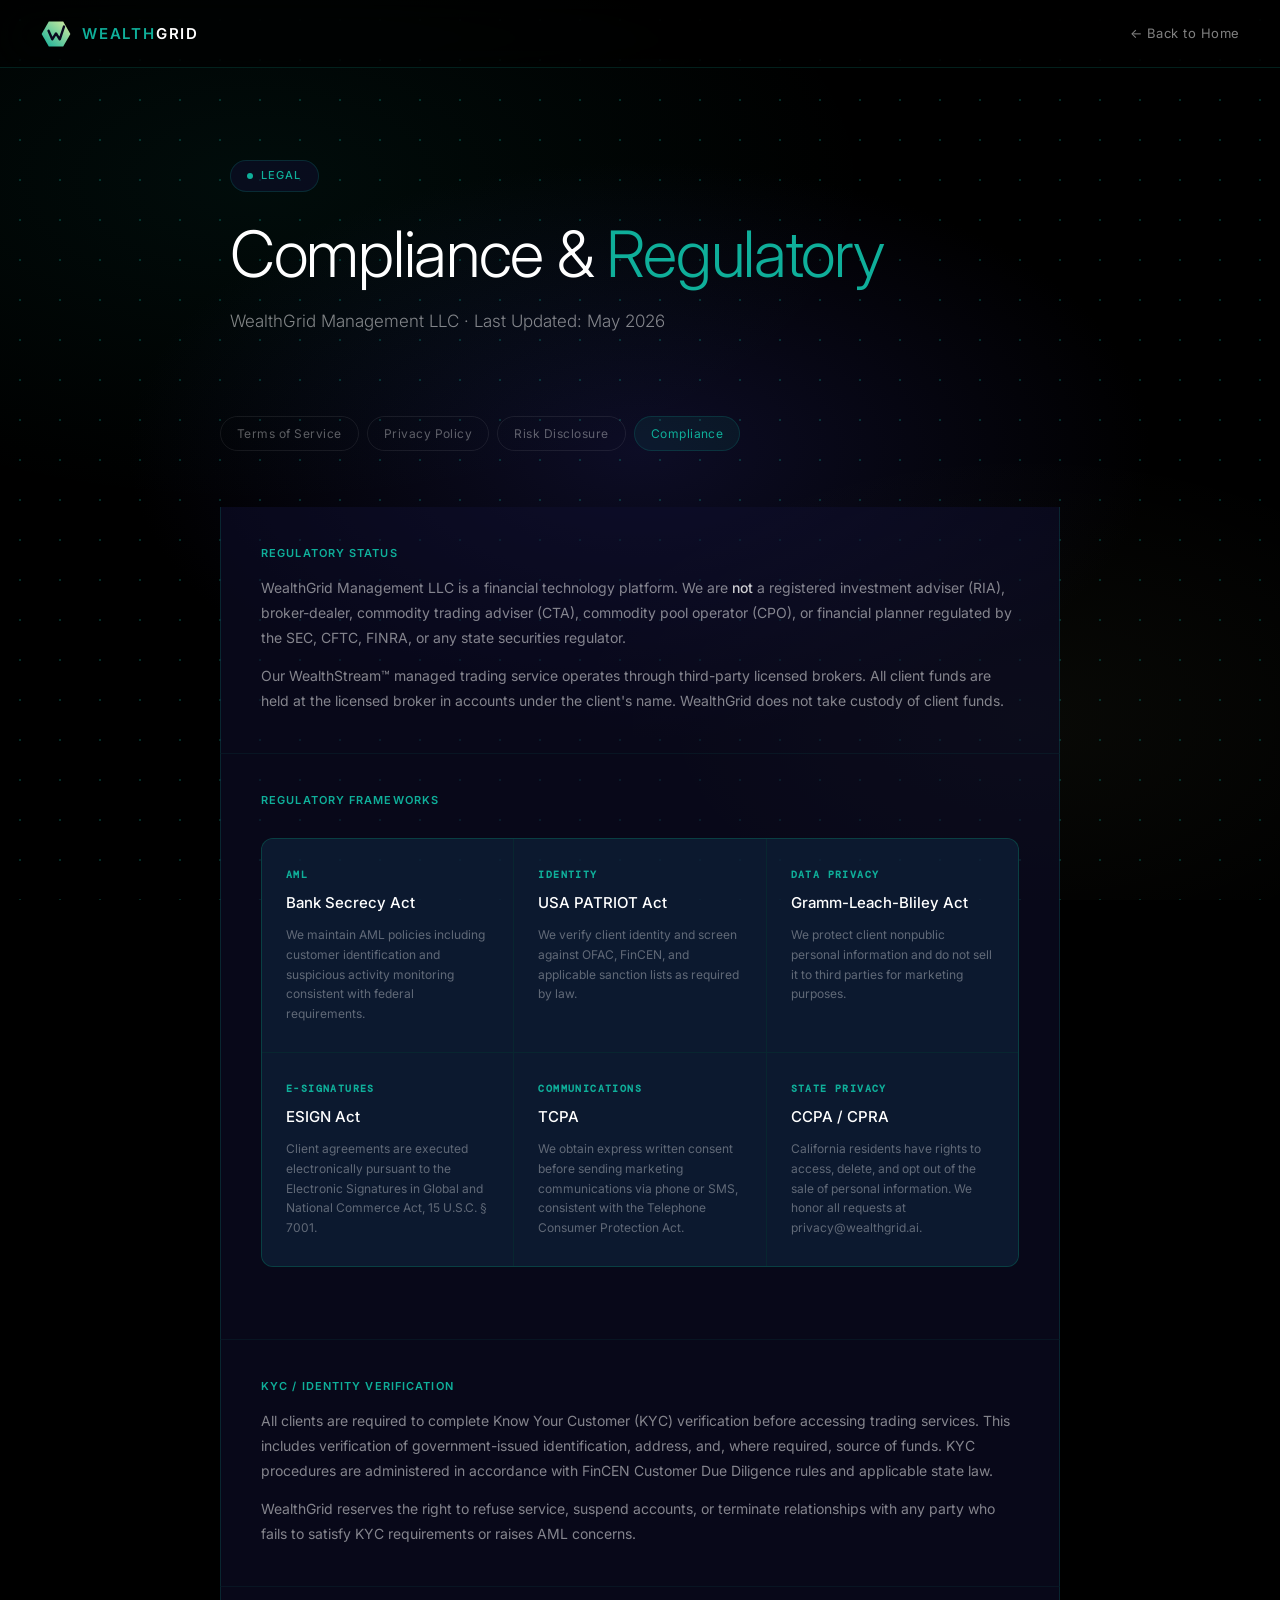
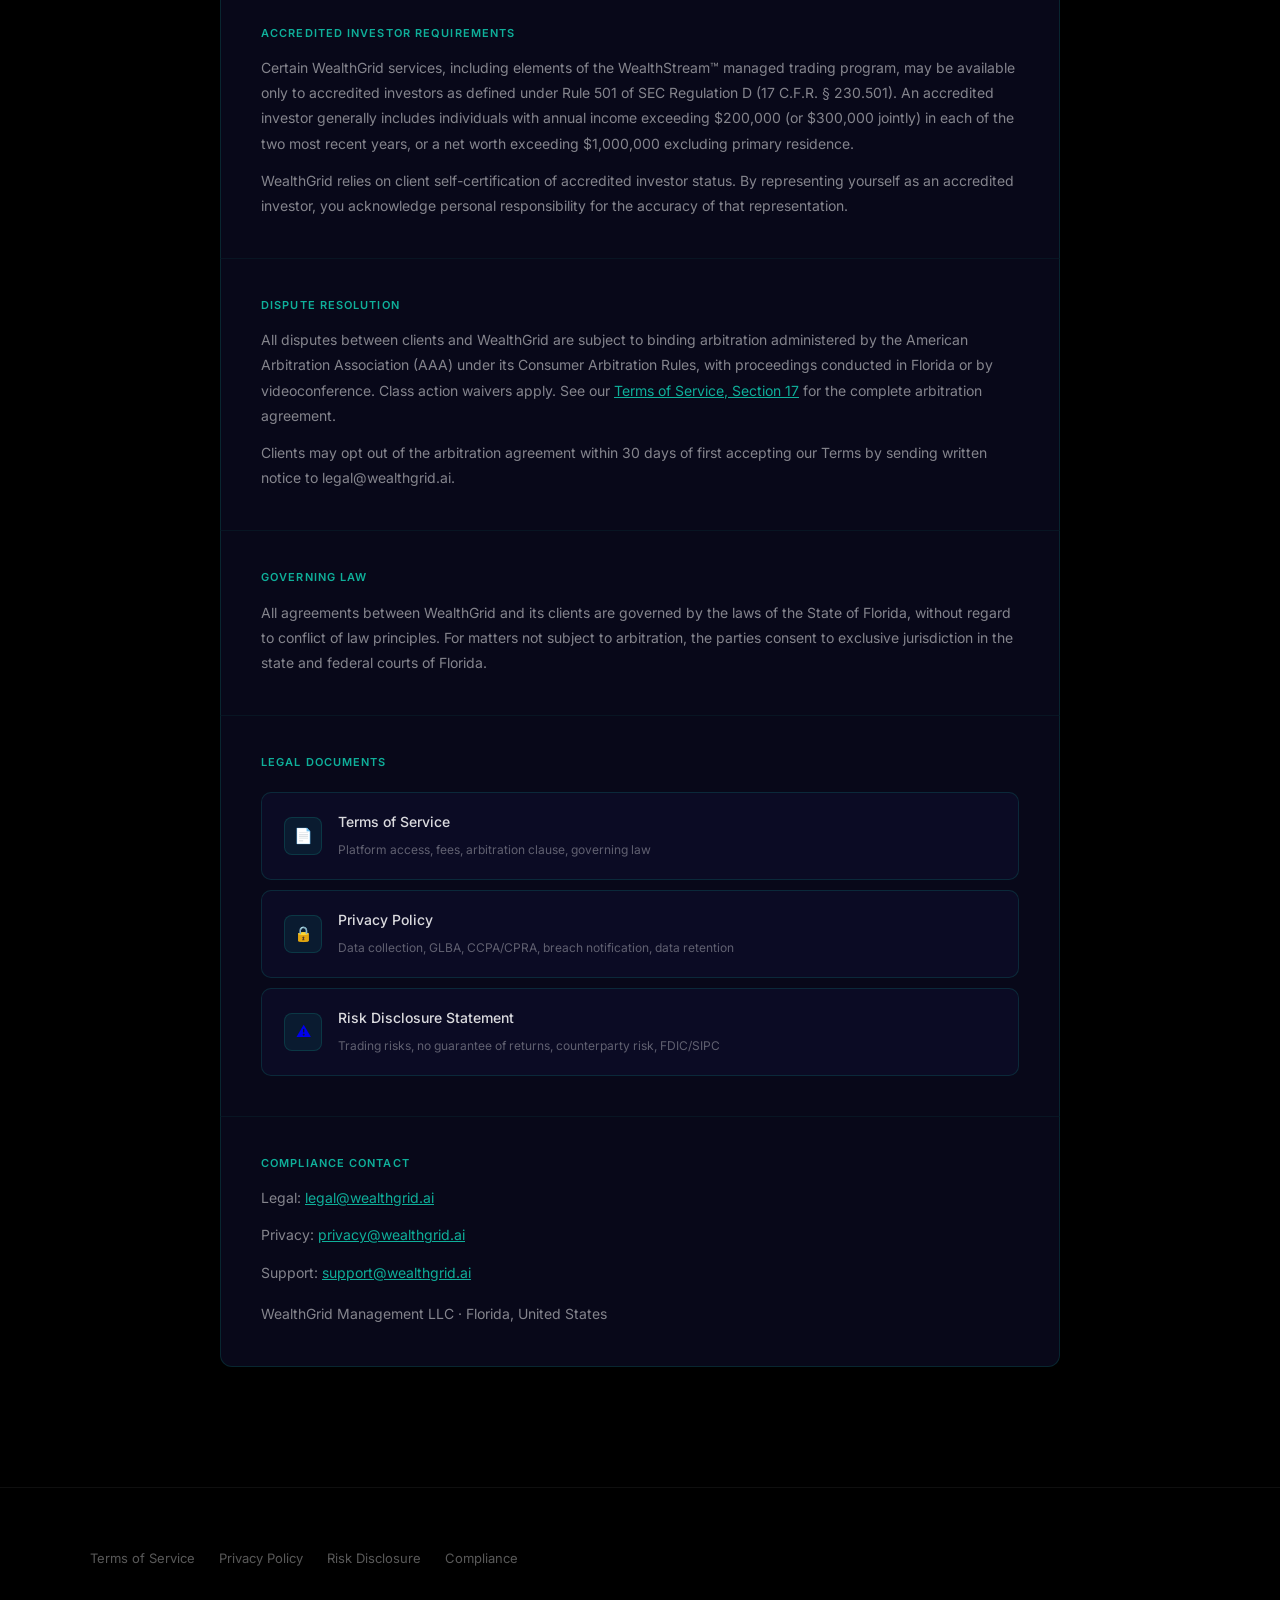
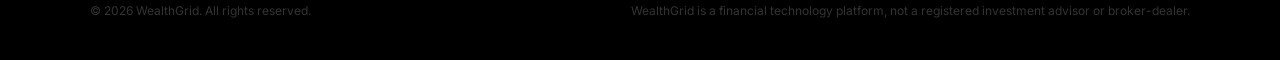
<file: compliance.html>
<!DOCTYPE html>
<html lang="en">
<head>
  <meta charset="UTF-8">
  <meta name="viewport" content="width=device-width, initial-scale=1.0">
  <title>Compliance — WealthGrid</title>
  <link rel="preconnect" href="https://fonts.googleapis.com">
  <link rel="preconnect" href="https://fonts.gstatic.com" crossorigin>
  <link href="https://fonts.googleapis.com/css2?family=Inter:wght@300;400;500;600;700&family=DM+Mono:wght@400;500&display=swap" rel="stylesheet">
  <link rel="stylesheet" href="site.css">
  <style>
    .framework-grid {
      display: grid;
      grid-template-columns: repeat(3, 1fr);
      gap: 1px;
      background: var(--glass-border);
      border: 1px solid var(--glass-border);
      border-radius: 12px;
      overflow: hidden;
      margin: 32px 0;
    }
    .framework-cell {
      background: var(--glass-bg);
      padding: 28px 24px;
    }
    .framework-label {
      font-size: 10px;
      font-weight: 600;
      letter-spacing: 0.14em;
      text-transform: uppercase;
      color: var(--teal);
      margin-bottom: 8px;
      font-family: var(--mono);
    }
    .framework-name {
      font-size: 15px;
      font-weight: 500;
      color: var(--white);
      margin-bottom: 10px;
    }
    .framework-desc {
      font-size: 12px;
      color: rgba(255,255,255,0.35);
      line-height: 1.65;
    }
    .doc-links-grid {
      display: flex;
      flex-direction: column;
      gap: 10px;
      margin-top: 24px;
    }
    .doc-link {
      display: flex;
      align-items: center;
      gap: 16px;
      padding: 18px 22px;
      background: var(--glass-bg);
      border: 1px solid var(--glass-border);
      border-radius: 10px;
      text-decoration: none;
      transition: all 0.2s;
    }
    .doc-link:hover { background: rgba(15,175,154,0.06); border-color: rgba(15,175,154,0.3); }
    .doc-link-icon {
      width: 38px;
      height: 38px;
      border-radius: 8px;
      background: rgba(15,175,154,0.1);
      border: 1px solid rgba(15,175,154,0.2);
      display: flex;
      align-items: center;
      justify-content: center;
      flex-shrink: 0;
      font-size: 15px;
    }
    .doc-link strong { display: block; font-size: 14px; font-weight: 500; color: rgba(255,255,255,0.85); margin-bottom: 2px; }
    .doc-link span { font-size: 12px; color: rgba(255,255,255,0.35); }
    @media (max-width: 700px) {
      .framework-grid { grid-template-columns: 1fr; }
    }
  </style>
</head>
<body>
<div class="bg-canvas"><div class="grid-dots"></div></div>

<nav>
  <a href="index.html" class="nav-logo">
    <svg width="32" height="32" viewBox="0 0 120 120" fill="none">
      <defs><linearGradient id="wgmark_compliancehtml_0" x1="0" y1="1" x2="1" y2="0">
        <stop offset="0" stop-color="#0FAF9A"/><stop offset="1" stop-color="#DBEE9F"/>
      </linearGradient></defs>
      <polygon points="114,60 87,13.2 33,13.2 6,60 33,106.8 87,106.8" fill="url(#wgmark_compliancehtml_0)"/>
      <polyline points="32,48 46,80 60,58 74,80 90,32" fill="none" stroke="#0a0a1f" stroke-width="9" stroke-linecap="round" stroke-linejoin="round"/>
    </svg>
    <span class="logo-text"><span>Wealth</span><span>Grid</span></span>
  </a>
  <a href="index.html" class="nav-back">← Back to Home</a>
</nav>

<div class="page-hero fade-up">
  <div class="page-hero-badge">Legal</div>
  <h1>Compliance &amp; <em>Regulatory</em></h1>
  <p class="hero-sub">WealthGrid Management LLC · Last Updated: May 2026</p>
</div>

<div class="content-wrap">
  <div class="legal-nav">
    <a href="terms.html">Terms of Service</a>
    <a href="privacy.html">Privacy Policy</a>
    <a href="risk.html">Risk Disclosure</a>
    <a href="compliance.html" class="active">Compliance</a>
  </div>

  <div class="doc-section">
    <h2>Regulatory Status</h2>
    <p>WealthGrid Management LLC is a financial technology platform. We are <strong>not</strong> a registered investment adviser (RIA), broker-dealer, commodity trading adviser (CTA), commodity pool operator (CPO), or financial planner regulated by the SEC, CFTC, FINRA, or any state securities regulator.</p>
    <p>Our WealthStream™ managed trading service operates through third-party licensed brokers. All client funds are held at the licensed broker in accounts under the client's name. WealthGrid does not take custody of client funds.</p>
  </div>

  <div class="doc-section">
    <h2>Regulatory Frameworks</h2>
    <div class="framework-grid">
      <div class="framework-cell">
        <div class="framework-label">AML</div>
        <div class="framework-name">Bank Secrecy Act</div>
        <div class="framework-desc">We maintain AML policies including customer identification and suspicious activity monitoring consistent with federal requirements.</div>
      </div>
      <div class="framework-cell">
        <div class="framework-label">Identity</div>
        <div class="framework-name">USA PATRIOT Act</div>
        <div class="framework-desc">We verify client identity and screen against OFAC, FinCEN, and applicable sanction lists as required by law.</div>
      </div>
      <div class="framework-cell">
        <div class="framework-label">Data Privacy</div>
        <div class="framework-name">Gramm-Leach-Bliley Act</div>
        <div class="framework-desc">We protect client nonpublic personal information and do not sell it to third parties for marketing purposes.</div>
      </div>
      <div class="framework-cell">
        <div class="framework-label">E-Signatures</div>
        <div class="framework-name">ESIGN Act</div>
        <div class="framework-desc">Client agreements are executed electronically pursuant to the Electronic Signatures in Global and National Commerce Act, 15 U.S.C. § 7001.</div>
      </div>
      <div class="framework-cell">
        <div class="framework-label">Communications</div>
        <div class="framework-name">TCPA</div>
        <div class="framework-desc">We obtain express written consent before sending marketing communications via phone or SMS, consistent with the Telephone Consumer Protection Act.</div>
      </div>
      <div class="framework-cell">
        <div class="framework-label">State Privacy</div>
        <div class="framework-name">CCPA / CPRA</div>
        <div class="framework-desc">California residents have rights to access, delete, and opt out of the sale of personal information. We honor all requests at privacy@wealthgrid.ai.</div>
      </div>
    </div>
  </div>

  <div class="doc-section">
    <h2>KYC / Identity Verification</h2>
    <p>All clients are required to complete Know Your Customer (KYC) verification before accessing trading services. This includes verification of government-issued identification, address, and, where required, source of funds. KYC procedures are administered in accordance with FinCEN Customer Due Diligence rules and applicable state law.</p>
    <p>WealthGrid reserves the right to refuse service, suspend accounts, or terminate relationships with any party who fails to satisfy KYC requirements or raises AML concerns.</p>
  </div>

  <div class="doc-section">
    <h2>Accredited Investor Requirements</h2>
    <p>Certain WealthGrid services, including elements of the WealthStream™ managed trading program, may be available only to accredited investors as defined under Rule 501 of SEC Regulation D (17 C.F.R. § 230.501). An accredited investor generally includes individuals with annual income exceeding $200,000 (or $300,000 jointly) in each of the two most recent years, or a net worth exceeding $1,000,000 excluding primary residence.</p>
    <p>WealthGrid relies on client self-certification of accredited investor status. By representing yourself as an accredited investor, you acknowledge personal responsibility for the accuracy of that representation.</p>
  </div>

  <div class="doc-section">
    <h2>Dispute Resolution</h2>
    <p>All disputes between clients and WealthGrid are subject to binding arbitration administered by the American Arbitration Association (AAA) under its Consumer Arbitration Rules, with proceedings conducted in Florida or by videoconference. Class action waivers apply. See our <a href="terms.html" style="color:var(--teal);">Terms of Service, Section 17</a> for the complete arbitration agreement.</p>
    <p>Clients may opt out of the arbitration agreement within 30 days of first accepting our Terms by sending written notice to legal@wealthgrid.ai.</p>
  </div>

  <div class="doc-section">
    <h2>Governing Law</h2>
    <p>All agreements between WealthGrid and its clients are governed by the laws of the State of Florida, without regard to conflict of law principles. For matters not subject to arbitration, the parties consent to exclusive jurisdiction in the state and federal courts of Florida.</p>
  </div>

  <div class="doc-section">
    <h2>Legal Documents</h2>
    <div class="doc-links-grid">
      <a href="terms.html" class="doc-link">
        <div class="doc-link-icon">📄</div>
        <div><strong>Terms of Service</strong><span>Platform access, fees, arbitration clause, governing law</span></div>
      </a>
      <a href="privacy.html" class="doc-link">
        <div class="doc-link-icon">🔒</div>
        <div><strong>Privacy Policy</strong><span>Data collection, GLBA, CCPA/CPRA, breach notification, data retention</span></div>
      </a>
      <a href="risk.html" class="doc-link">
        <div class="doc-link-icon">⚠️</div>
        <div><strong>Risk Disclosure Statement</strong><span>Trading risks, no guarantee of returns, counterparty risk, FDIC/SIPC</span></div>
      </a>
    </div>
  </div>

  <div class="doc-section">
    <h2>Compliance Contact</h2>
    <p>Legal: <a href="mailto:legal@wealthgrid.ai" style="color:var(--teal);">legal@wealthgrid.ai</a></p>
    <p>Privacy: <a href="mailto:privacy@wealthgrid.ai" style="color:var(--teal);">privacy@wealthgrid.ai</a></p>
    <p>Support: <a href="mailto:support@wealthgrid.ai" style="color:var(--teal);">support@wealthgrid.ai</a></p>
    <p style="margin-top:16px;">WealthGrid Management LLC · Florida, United States</p>
  </div>
</div>

<footer>
  <div class="footer-inner">
    <div class="footer-links-row">
      <a href="terms.html">Terms of Service</a>
      <a href="privacy.html">Privacy Policy</a>
      <a href="risk.html">Risk Disclosure</a>
      <a href="compliance.html">Compliance</a>
    </div>
    <div class="footer-bottom">
      <p>&copy; 2026 WealthGrid. All rights reserved.</p>
      <p>WealthGrid is a financial technology platform, not a registered investment advisor or broker-dealer.</p>
    </div>
  </div>
</footer>
<script src="affiliate-track.js" defer></script>
</body>
</html>
</file>
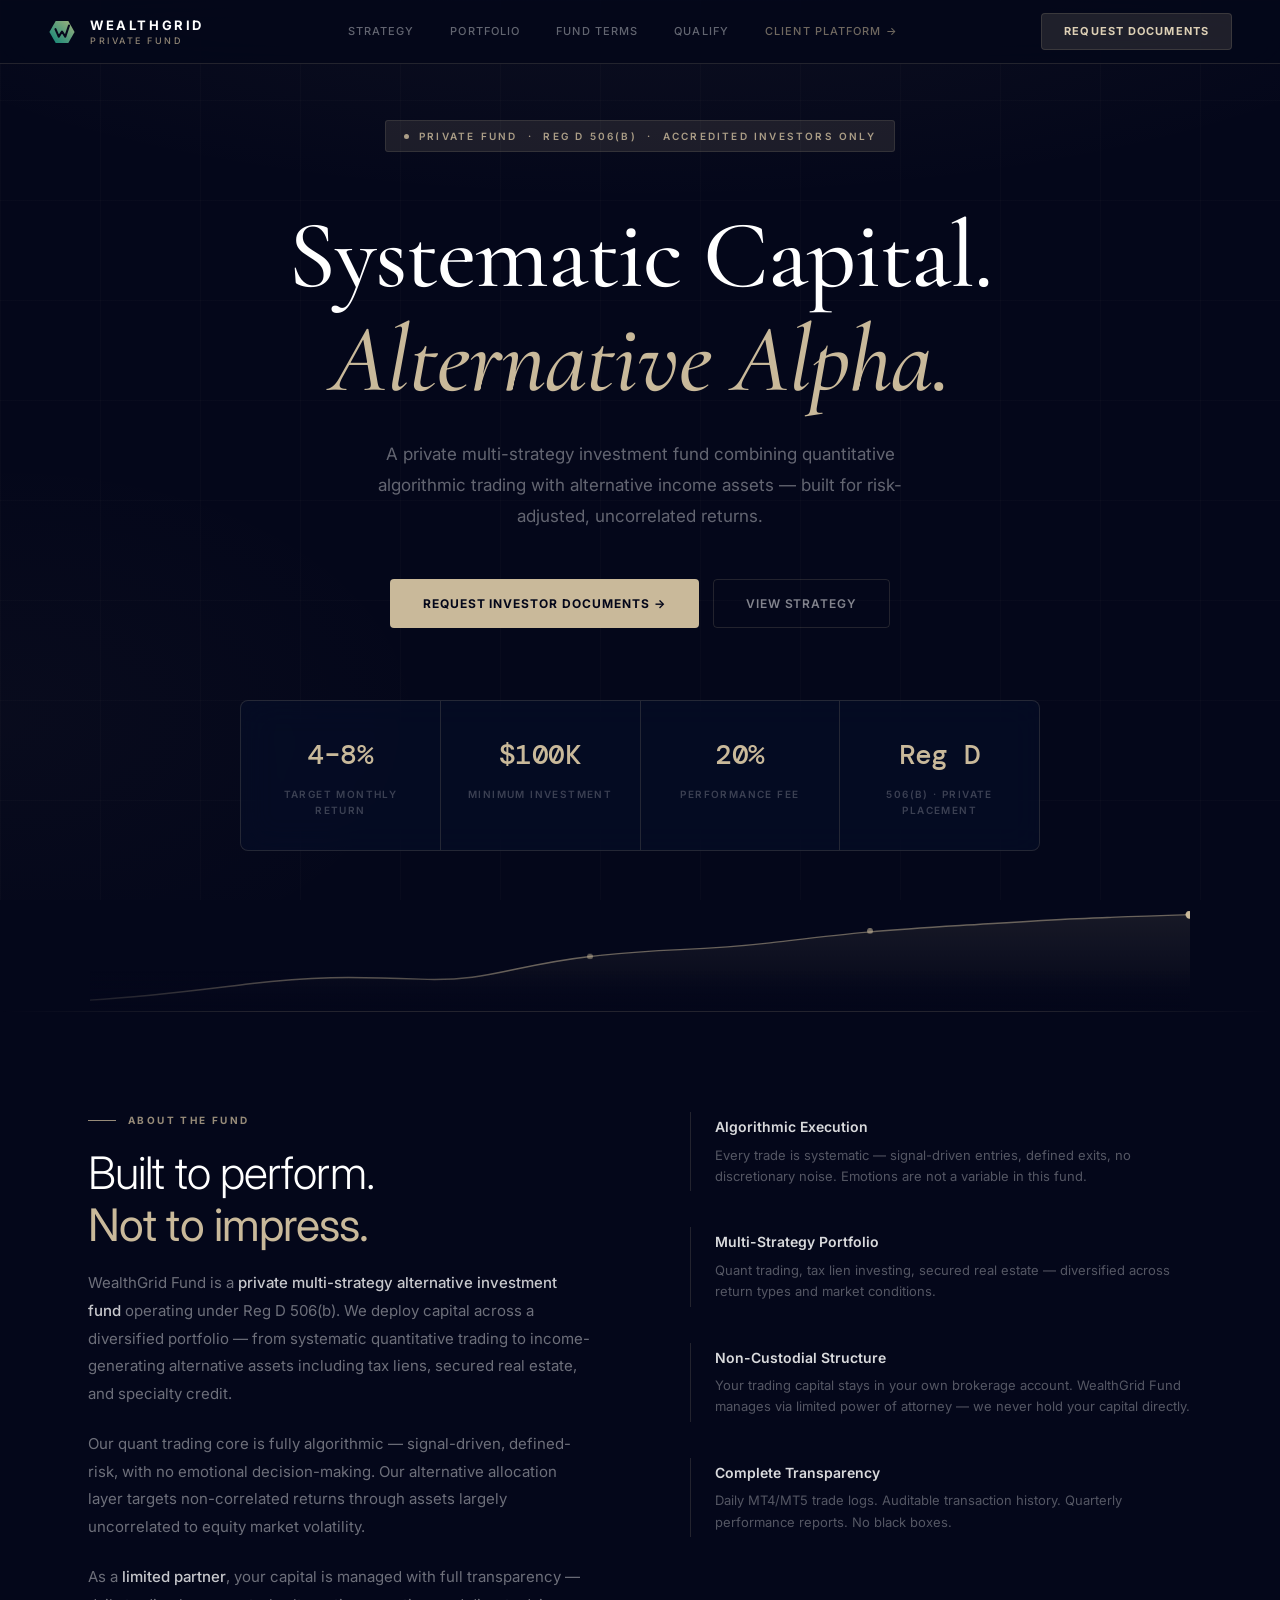
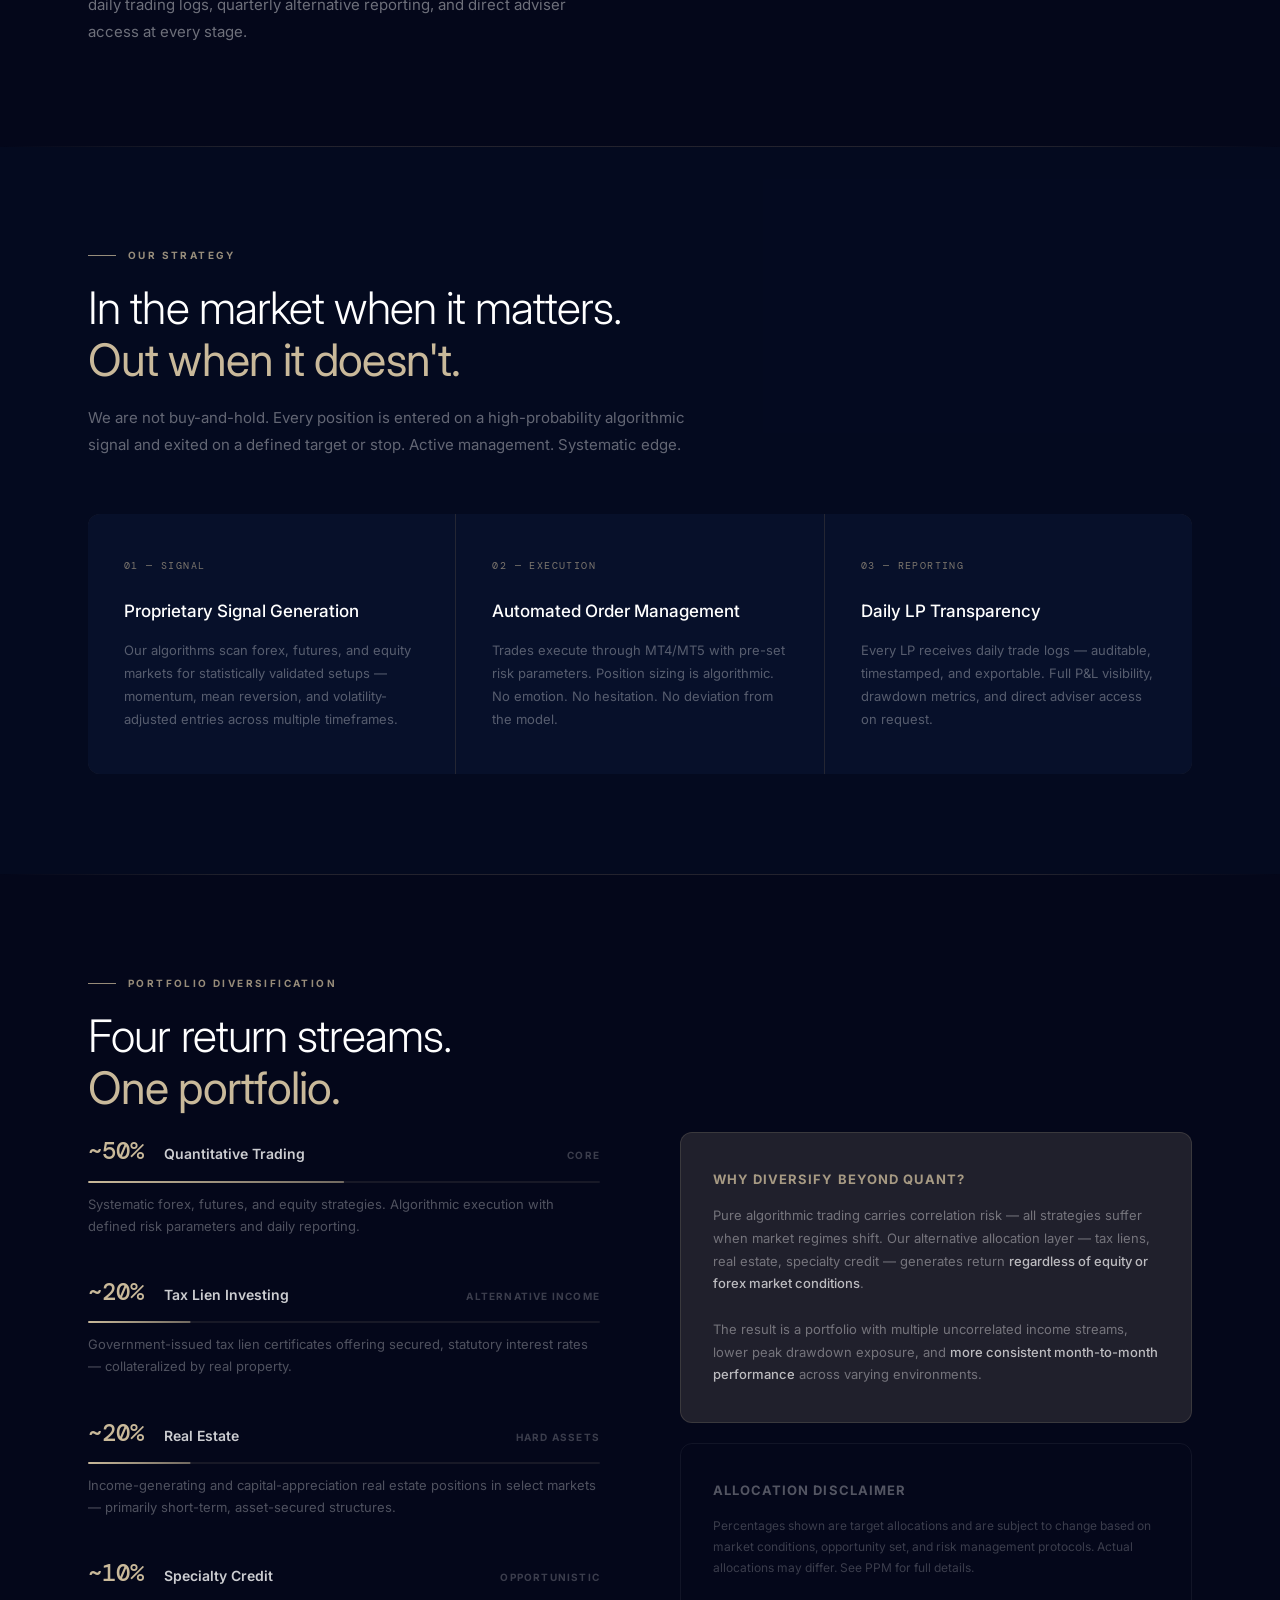
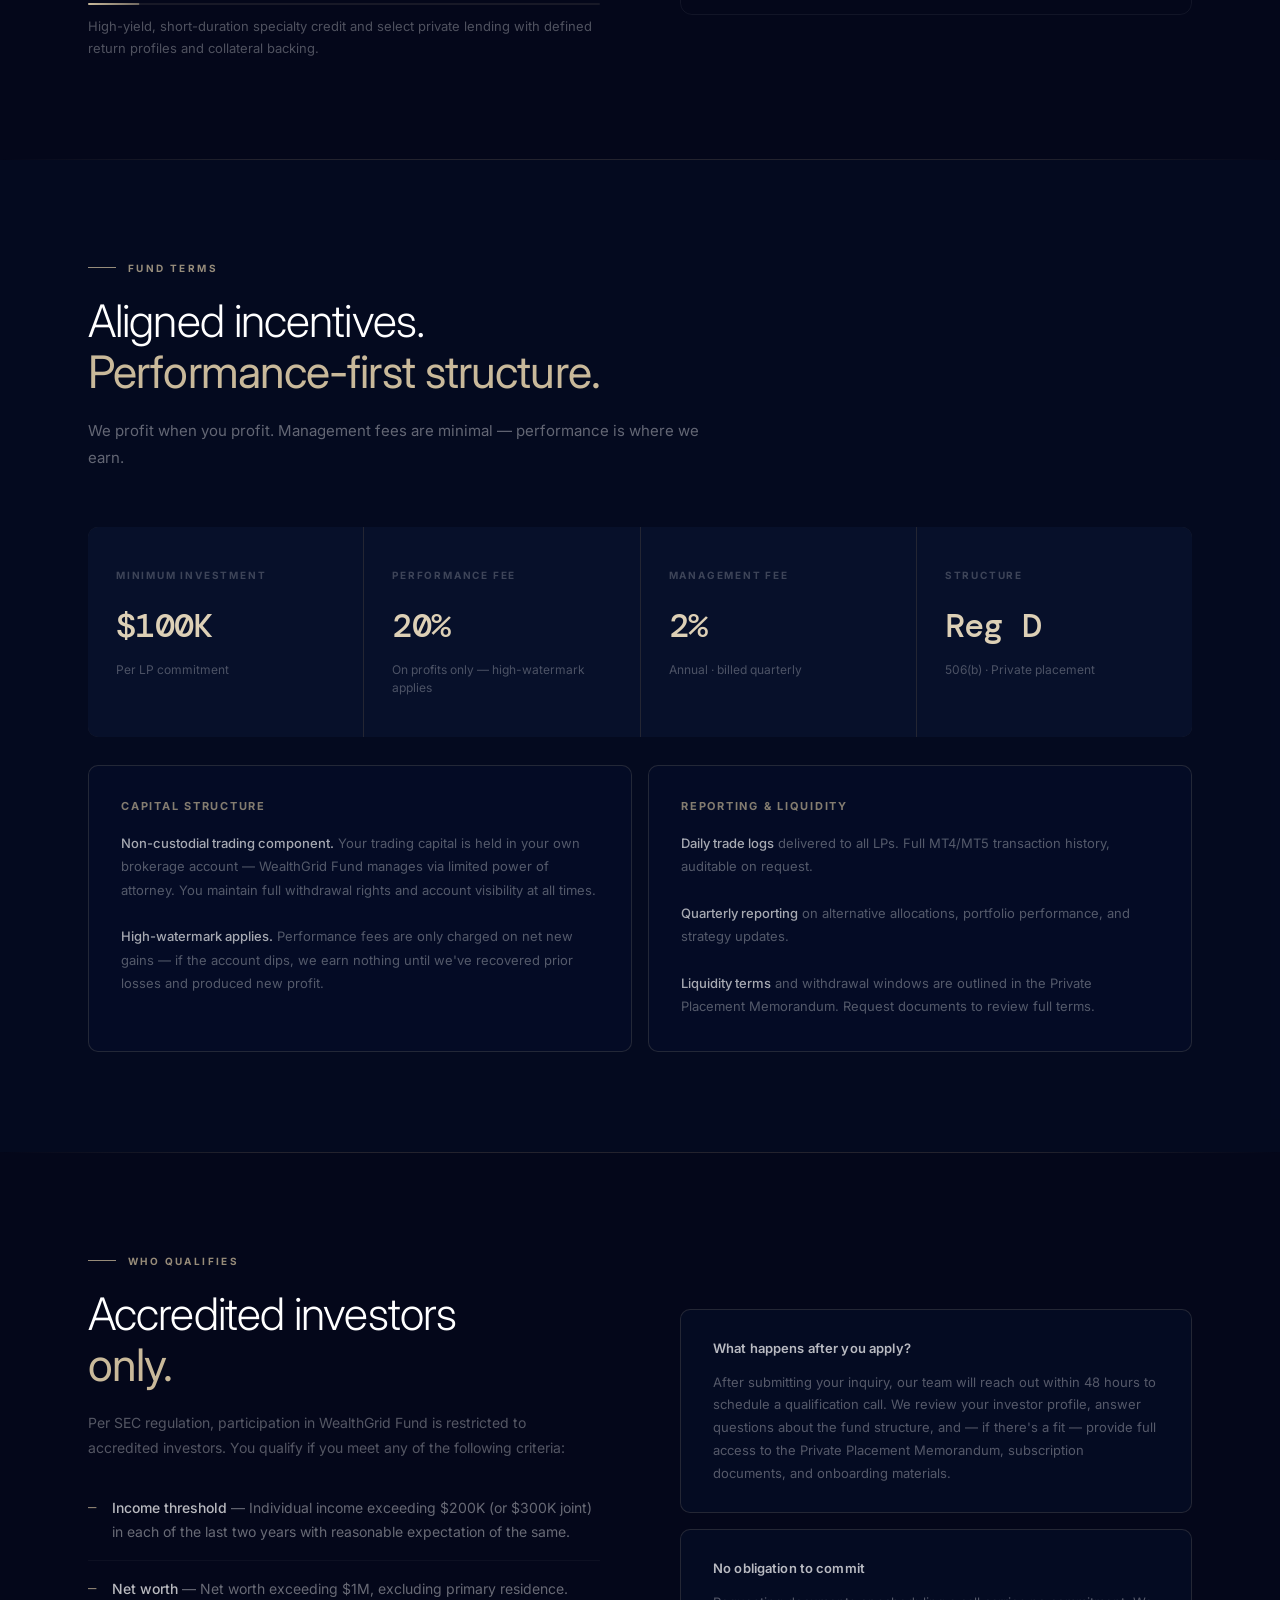
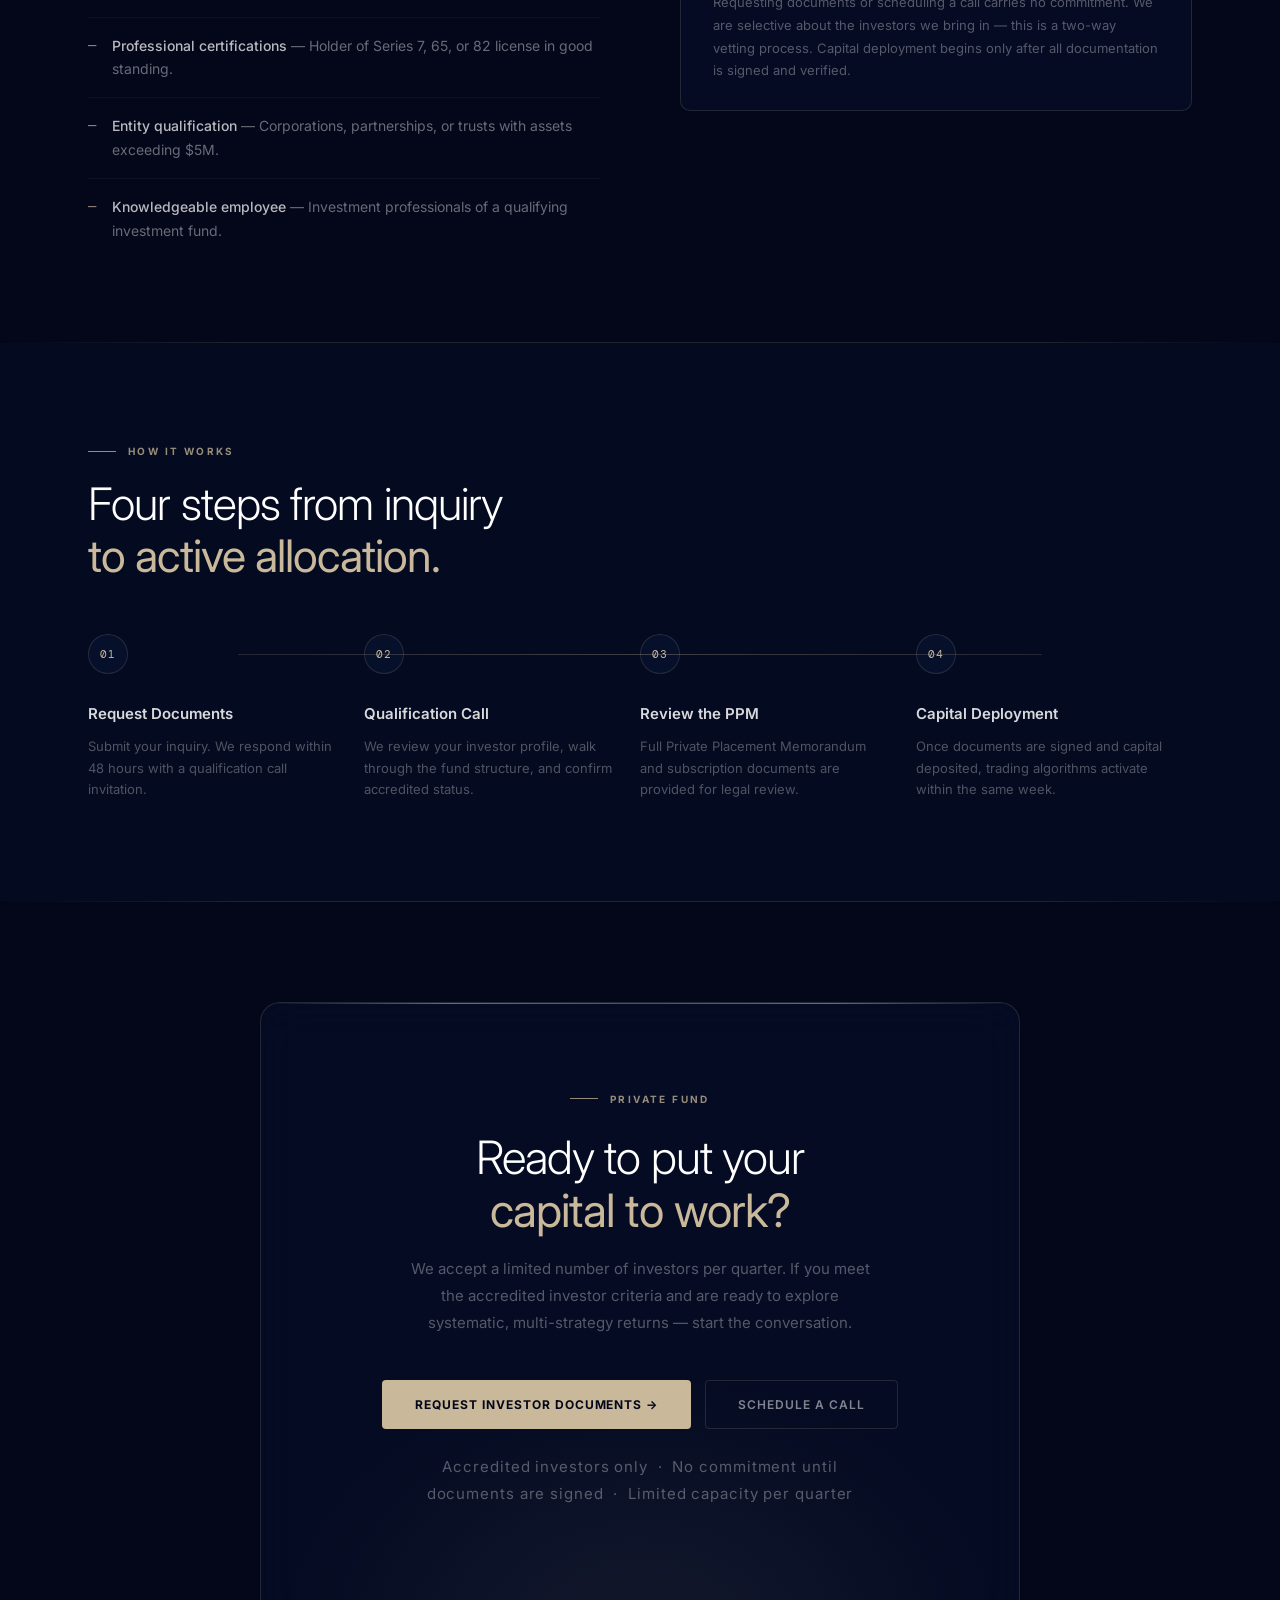
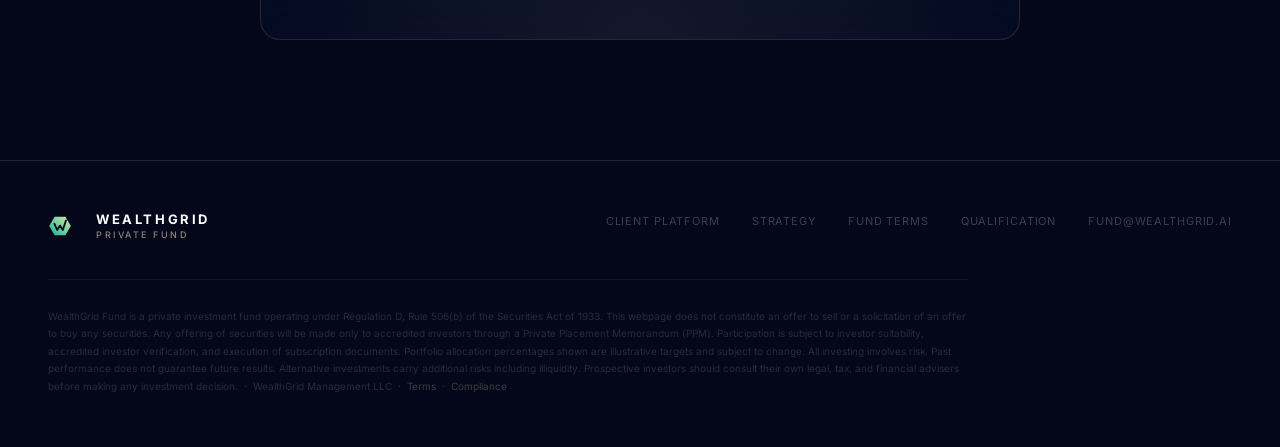
<file: fund.html>
<!DOCTYPE html>
<html lang="en">
<head>
  <meta charset="UTF-8">
  <meta name="viewport" content="width=device-width, initial-scale=1.0">
  <title>WealthGrid Fund — Private Alternative Investment Fund · Accredited Investors</title>
  <link rel="preconnect" href="https://fonts.googleapis.com">
  <link rel="preconnect" href="https://fonts.gstatic.com" crossorigin>
  <link href="https://fonts.googleapis.com/css2?family=Inter:wght@300;400;500;600;700;800&family=DM+Mono:wght@400;500&family=Cormorant+Garamond:ital,wght@0,400;0,500;0,600;1,300;1,400;1,600;1,700&display=swap" rel="stylesheet">
  <style>
    *, *::before, *::after { box-sizing: border-box; margin: 0; padding: 0; }

    :root {
      --navy:       #04071A;
      --navy-mid:   #07102A;
      --navy-card:  rgba(7,16,42,0.7);
      --white:      #FFFFFF;
      --off-white:  #EDE8E0;
      --grey:       rgba(255,255,255,0.42);
      --grey-dim:   rgba(255,255,255,0.18);
      --grey-sub:   rgba(255,255,255,0.07);
      --gold:       #C9B99A;
      --gold-lt:    #DDD0B6;
      --gold-dim:   rgba(201,185,154,0.14);
      --gold-border:rgba(201,185,154,0.16);
      --gold-glow:  rgba(201,185,154,0.06);
      --glass-bg:   rgba(7,16,42,0.55);
      --font:       'Inter', sans-serif;
      --serif:      'Cormorant Garamond', Georgia, serif;
      --mono:       'DM Mono', monospace;
    }

    html { scroll-behavior: smooth; }
    body {
      background: var(--navy);
      color: var(--white);
      font-family: var(--font);
      font-weight: 400;
      line-height: 1.6;
      overflow-x: hidden;
      -webkit-font-smoothing: antialiased;
    }

    /* ─── BACKGROUND ───────────────────────────────────── */
    .bg-canvas {
      position: fixed; inset: 0; z-index: 0; pointer-events: none;
      background:
        radial-gradient(ellipse 120% 50% at 50% -5%, rgba(201,185,154,0.05) 0%, transparent 55%),
        radial-gradient(ellipse 70% 60% at 0% 80%, rgba(201,185,154,0.025) 0%, transparent 50%),
        var(--navy);
    }
    .bg-grid {
      position: fixed; inset: 0; z-index: 0; pointer-events: none;
      background-image:
        linear-gradient(rgba(201,185,154,0.028) 1px, transparent 1px),
        linear-gradient(90deg, rgba(201,185,154,0.028) 1px, transparent 1px);
      background-size: 100px 100px;
    }

    /* ─── NAV ─────────────────────────────────────────── */
    nav {
      position: fixed; top: 0; left: 0; right: 0; z-index: 100;
      height: 64px;
      display: flex; align-items: center; justify-content: space-between;
      padding: 0 48px;
      border-bottom: 1px solid var(--gold-border);
      background: rgba(4,7,26,0.88);
      backdrop-filter: blur(24px);
    }
    .nav-logo { display: flex; align-items: center; gap: 14px; text-decoration: none; }
    .nav-hex { opacity: 0.75; }
    .nav-wordmark { display: flex; flex-direction: column; line-height: 1; }
    .nw-top { font-size: 13px; font-weight: 700; letter-spacing: 0.2em; color: var(--white); text-transform: uppercase; }
    .nw-sub { font-size: 9px; font-weight: 500; letter-spacing: 0.28em; color: var(--gold); text-transform: uppercase; margin-top: 4px; opacity: 0.7; }
    .nav-links { display: flex; gap: 36px; align-items: center; }
    .nav-links a { font-size: 11px; font-weight: 500; letter-spacing: 0.1em; color: rgba(255,255,255,0.38); text-decoration: none; transition: color 0.2s; text-transform: uppercase; }
    .nav-links a:hover { color: rgba(255,255,255,0.85); }
    .nav-links a.platform { color: var(--gold); opacity: 0.55; }
    .nav-links a.platform:hover { opacity: 1; }
    .btn-nav-gold {
      font-size: 11px; font-weight: 700; letter-spacing: 0.1em; text-transform: uppercase;
      padding: 9px 22px; border: 1px solid var(--gold-border); border-radius: 4px;
      background: var(--gold-dim); color: var(--gold-lt); cursor: pointer;
      transition: all 0.2s; text-decoration: none;
    }
    .btn-nav-gold:hover { background: rgba(201,185,154,0.22); border-color: rgba(201,185,154,0.4); color: var(--white); }

    /* ─── GOLD DIVIDER ────────────────────────────────────── */
    .gold-rule {
      height: 1px;
      background: linear-gradient(90deg, transparent, var(--gold-border) 20%, var(--gold-border) 80%, transparent);
      position: relative; z-index: 1;
    }

    /* ─── HERO ────────────────────────────────────────── */
    .hero {
      position: relative; z-index: 1;
      min-height: 100vh;
      display: flex; flex-direction: column;
      align-items: center; justify-content: center;
      padding: 120px 48px 0;
      text-align: center;
      overflow: hidden;
    }
    .hero-badge {
      display: inline-flex; align-items: center; gap: 10px;
      border: 1px solid var(--gold-border); border-radius: 3px;
      padding: 7px 18px;
      font-size: 10px; font-weight: 600; letter-spacing: 0.22em;
      text-transform: uppercase; color: var(--gold);
      background: var(--gold-dim);
      margin-bottom: 52px;
      opacity: 0.85;
    }
    .badge-dot { width: 5px; height: 5px; border-radius: 50%; background: var(--gold); flex-shrink: 0; }
    .hero h1 {
      font-family: var(--serif);
      font-size: clamp(52px, 8vw, 96px);
      font-weight: 500;
      line-height: 1.08;
      letter-spacing: -0.01em;
      max-width: 900px;
      margin-bottom: 28px;
      color: var(--white);
    }
    .hero h1 em {
      font-style: italic;
      color: var(--gold);
    }
    .hero-sub {
      font-size: clamp(15px, 1.8vw, 17px);
      color: rgba(255,255,255,0.38);
      max-width: 560px;
      margin: 0 auto 48px;
      line-height: 1.8;
      font-weight: 400;
    }
    .hero-actions { display: flex; gap: 14px; justify-content: center; flex-wrap: wrap; margin-bottom: 72px; }

    .btn-gold {
      font-size: 12px; font-weight: 700; letter-spacing: 0.08em; text-transform: uppercase;
      padding: 14px 32px; border-radius: 4px;
      border: 1px solid rgba(201,185,154,0.5);
      background: var(--gold);
      color: var(--navy);
      cursor: pointer; transition: all 0.22s; text-decoration: none; display: inline-block;
    }
    .btn-gold:hover { background: var(--gold-lt); transform: translateY(-1px); box-shadow: 0 8px 32px rgba(201,185,154,0.2); }
    .btn-ghost-gold {
      font-size: 12px; font-weight: 600; letter-spacing: 0.08em; text-transform: uppercase;
      padding: 14px 32px; border-radius: 4px;
      border: 1px solid var(--gold-border);
      background: transparent; color: rgba(255,255,255,0.5);
      cursor: pointer; transition: all 0.22s; text-decoration: none; display: inline-block;
    }
    .btn-ghost-gold:hover { border-color: rgba(201,185,154,0.4); color: var(--gold); }

    /* HERO STATS */
    .hero-stats {
      display: flex; gap: 0;
      border: 1px solid var(--gold-border);
      border-radius: 8px;
      overflow: hidden;
      max-width: 800px; width: 100%;
      background: var(--glass-bg);
      backdrop-filter: blur(16px);
      margin-bottom: 0;
    }
    .hstat { flex: 1; padding: 32px 24px; text-align: center; border-right: 1px solid var(--gold-border); }
    .hstat:last-child { border-right: none; }
    .hstat-val { font-family: var(--mono); font-size: 28px; font-weight: 500; color: var(--gold); margin-bottom: 8px; letter-spacing: -0.02em; }
    .hstat-label { font-size: 10px; font-weight: 600; letter-spacing: 0.14em; text-transform: uppercase; color: rgba(255,255,255,0.22); }

    /* HERO CHART */
    .hero-chart {
      width: 100%;
      max-width: 1100px;
      height: 100px;
      margin-top: 60px;
      position: relative;
      overflow: hidden;
    }
    .hero-chart svg { width: 100%; height: 100%; }
    .chart-line {
      stroke-dasharray: 1400;
      stroke-dashoffset: 1400;
      animation: drawChart 3s cubic-bezier(0.4,0,0.2,1) 0.8s forwards;
    }
    .chart-fill {
      opacity: 0;
      animation: fadeInFill 1s ease-out 3.2s forwards;
    }
    .chart-dot {
      opacity: 0;
      animation: fadeInFill 0.4s ease-out 3.4s forwards;
    }
    @keyframes drawChart {
      to { stroke-dashoffset: 0; }
    }
    @keyframes fadeInFill {
      to { opacity: 1; }
    }
    .chart-fade {
      position: absolute; bottom: 0; left: 0; right: 0; height: 40px;
      background: linear-gradient(to bottom, transparent, var(--navy));
    }

    /* ─── SECTIONS ──────────────────────────────────────── */
    .section-wrap {
      position: relative; z-index: 1;
      padding: 100px 48px;
      max-width: 1200px;
      margin: 0 auto;
    }
    .section-outer { position: relative; z-index: 1; }
    .section-outer.alt { background: rgba(7,16,42,0.4); }

    .section-tag {
      font-size: 10px; font-weight: 700; letter-spacing: 0.24em;
      text-transform: uppercase; color: var(--gold);
      margin-bottom: 20px;
      display: flex; align-items: center; gap: 12px;
      opacity: 0.75;
    }
    .section-tag::before { content: ''; width: 28px; height: 1px; background: var(--gold); flex-shrink: 0; }

    h2 {
      font-size: clamp(28px, 3.5vw, 46px);
      font-weight: 300;
      line-height: 1.15;
      letter-spacing: -0.02em;
      margin-bottom: 18px;
    }
    h2 em { font-style: normal; color: var(--gold); font-weight: 400; }

    .section-lead {
      font-size: 15px; color: rgba(255,255,255,0.38);
      max-width: 640px; line-height: 1.8; margin-bottom: 56px;
    }

    /* ─── ABOUT ───────────────────────────────────────── */
    .about-grid { display: grid; grid-template-columns: 1fr 1fr; gap: 100px; align-items: start; }
    .about-body { font-size: 15px; color: rgba(255,255,255,0.42); line-height: 1.85; }
    .about-body p { margin-bottom: 22px; }
    .about-body p:last-child { margin-bottom: 0; }
    .about-body strong { color: rgba(255,255,255,0.78); font-weight: 500; }

    .pillar {
      border-left: 1px solid var(--gold-border);
      padding: 4px 0 4px 24px;
      margin-bottom: 36px;
      transition: border-color 0.3s;
    }
    .pillar:hover { border-color: rgba(201,185,154,0.5); }
    .pillar:last-child { margin-bottom: 0; }
    .pillar-title { font-size: 14px; font-weight: 600; color: rgba(255,255,255,0.85); margin-bottom: 6px; }
    .pillar-desc { font-size: 13px; color: rgba(255,255,255,0.32); line-height: 1.65; }

    /* ─── STRATEGY ────────────────────────────────────── */
    .strategy-grid { display: grid; grid-template-columns: repeat(3, 1fr); gap: 1px; background: var(--gold-border); border-radius: 12px; overflow: hidden; }
    .strategy-card {
      background: var(--navy-mid);
      padding: 44px 36px;
      transition: background 0.3s;
      position: relative;
    }
    .strategy-card:hover { background: rgba(201,185,154,0.04); }
    .strategy-card::before {
      content: '';
      position: absolute; top: 0; left: 0; right: 0; height: 1px;
      background: linear-gradient(90deg, transparent, rgba(201,185,154,0.4), transparent);
      opacity: 0; transition: opacity 0.3s;
    }
    .strategy-card:hover::before { opacity: 1; }
    .strategy-num { font-family: var(--mono); font-size: 10px; color: var(--gold); letter-spacing: 0.14em; margin-bottom: 24px; opacity: 0.6; }
    .strategy-title { font-size: 17px; font-weight: 500; color: var(--white); margin-bottom: 14px; }
    .strategy-desc { font-size: 13px; color: rgba(255,255,255,0.32); line-height: 1.75; }

    /* ─── ALLOCATION ──────────────────────────────────── */
    .alloc-layout { display: grid; grid-template-columns: 1fr 1fr; gap: 80px; align-items: start; }
    .alloc-list { display: flex; flex-direction: column; gap: 36px; }
    .alloc-item {}
    .alloc-header { display: flex; align-items: baseline; gap: 16px; margin-bottom: 10px; }
    .alloc-pct { font-family: var(--mono); font-size: 24px; color: var(--gold); font-weight: 500; min-width: 60px; }
    .alloc-name { font-size: 14px; font-weight: 600; color: rgba(255,255,255,0.8); }
    .alloc-tag { font-size: 10px; font-weight: 700; letter-spacing: 0.12em; text-transform: uppercase; color: rgba(255,255,255,0.22); margin-left: auto; }
    .alloc-track { height: 2px; background: rgba(201,185,154,0.1); border-radius: 2px; overflow: hidden; margin-bottom: 10px; }
    .alloc-fill { height: 100%; background: linear-gradient(90deg, var(--gold), rgba(201,185,154,0.5)); border-radius: 2px; transform-origin: left; transform: scaleX(0); transition: transform 1.2s cubic-bezier(0.4,0,0.2,1); }
    .alloc-fill.animate { transform: scaleX(1); }
    .alloc-desc { font-size: 13px; color: rgba(255,255,255,0.3); line-height: 1.7; }
    .alloc-sidebar {}
    .alloc-callout {
      border: 1px solid var(--gold-border);
      border-radius: 12px;
      padding: 36px 32px;
      background: var(--gold-dim);
      margin-bottom: 20px;
    }
    .alloc-callout-title { font-size: 13px; font-weight: 700; color: var(--gold); letter-spacing: 0.08em; text-transform: uppercase; margin-bottom: 14px; opacity: 0.8; }
    .alloc-callout-body { font-size: 13px; color: rgba(255,255,255,0.38); line-height: 1.75; }
    .alloc-callout-body strong { color: rgba(255,255,255,0.7); font-weight: 500; }

    /* ─── FUND TERMS ──────────────────────────────────── */
    .terms-row {
      display: grid; grid-template-columns: repeat(4, 1fr);
      gap: 1px; background: var(--gold-border);
      border-radius: 10px; overflow: hidden; margin-bottom: 28px;
    }
    .term-cell {
      background: var(--navy-mid);
      padding: 40px 28px;
    }
    .term-label { font-size: 10px; font-weight: 700; letter-spacing: 0.18em; text-transform: uppercase; color: rgba(255,255,255,0.22); margin-bottom: 16px; }
    .term-val { font-family: var(--mono); font-size: 34px; font-weight: 500; color: var(--gold-lt); margin-bottom: 8px; letter-spacing: -0.02em; }
    .term-note { font-size: 12px; color: rgba(255,255,255,0.28); line-height: 1.5; }

    .terms-detail { display: grid; grid-template-columns: 1fr 1fr; gap: 16px; }
    .terms-detail-card { background: var(--glass-bg); border: 1px solid var(--gold-border); border-radius: 10px; padding: 32px; }
    .terms-detail-title { font-size: 11px; font-weight: 700; letter-spacing: 0.16em; text-transform: uppercase; color: var(--gold); opacity: 0.65; margin-bottom: 16px; }
    .terms-detail-body { font-size: 13px; color: rgba(255,255,255,0.32); line-height: 1.8; }
    .terms-detail-body strong { color: rgba(255,255,255,0.65); font-weight: 500; }

    /* ─── QUALIFICATION ─────────────────────────────────── */
    .qual-grid { display: grid; grid-template-columns: 1fr 1fr; gap: 80px; }
    .qual-list { list-style: none; display: flex; flex-direction: column; gap: 16px; margin-top: 8px; }
    .qual-list li {
      display: flex; gap: 16px; align-items: flex-start;
      font-size: 14px; color: rgba(255,255,255,0.4); line-height: 1.7;
      padding-bottom: 16px;
      border-bottom: 1px solid rgba(255,255,255,0.04);
    }
    .qual-list li:last-child { border-bottom: none; padding-bottom: 0; }
    .qual-list li::before { content: '—'; color: var(--gold); flex-shrink: 0; font-family: var(--mono); opacity: 0.7; }
    .qual-list li strong { color: rgba(255,255,255,0.72); font-weight: 500; }
    .qual-note {
      background: var(--glass-bg);
      border: 1px solid var(--gold-border);
      border-radius: 10px;
      padding: 28px 32px;
      margin-bottom: 16px;
    }
    .qual-note:last-child { margin-bottom: 0; }
    .qual-note-title { font-size: 13px; font-weight: 600; color: rgba(255,255,255,0.72); margin-bottom: 12px; letter-spacing: 0.01em; }
    .qual-note-body { font-size: 13px; color: rgba(255,255,255,0.32); line-height: 1.75; }

    /* ─── PROCESS ─────────────────────────────────────── */
    .process-steps {
      display: grid; grid-template-columns: repeat(4, 1fr);
      position: relative;
    }
    .process-steps::before {
      content: ''; position: absolute;
      top: 20px; left: calc(12.5% + 12px); right: calc(12.5% + 12px);
      height: 1px;
      background: linear-gradient(90deg, var(--gold-border), rgba(201,185,154,0.3), var(--gold-border));
    }
    .process-step { padding: 0 24px 0 0; text-align: left; }
    .step-circle {
      width: 40px; height: 40px; border-radius: 50%;
      border: 1px solid var(--gold-border);
      background: var(--navy-mid);
      display: flex; align-items: center; justify-content: center;
      margin-bottom: 28px;
    }
    .step-num { font-family: var(--mono); font-size: 11px; color: var(--gold); letter-spacing: 0.08em; }
    .step-title { font-size: 15px; font-weight: 600; color: rgba(255,255,255,0.85); margin-bottom: 10px; }
    .step-desc { font-size: 13px; color: rgba(255,255,255,0.3); line-height: 1.65; }

    /* ─── CTA ─────────────────────────────────────────── */
    .cta-outer {
      position: relative; z-index: 1;
      padding: 0 48px 120px;
      text-align: center;
    }
    .cta-inner {
      max-width: 760px; margin: 0 auto;
      border: 1px solid var(--gold-border);
      border-radius: 20px;
      padding: 88px 64px;
      background: var(--glass-bg);
      backdrop-filter: blur(20px);
      position: relative;
      overflow: hidden;
    }
    .cta-inner::before {
      content: '';
      position: absolute; inset: 0;
      background: radial-gradient(ellipse 80% 70% at 50% 100%, rgba(201,185,154,0.08), transparent 60%);
      pointer-events: none;
    }
    .cta-inner::after {
      content: '';
      position: absolute; top: 0; left: 0; right: 0; height: 1px;
      background: linear-gradient(90deg, transparent, rgba(201,185,154,0.55), rgba(221,208,182,0.35), rgba(201,185,154,0.55), transparent);
    }
    .cta-inner h2 { font-size: clamp(28px, 4vw, 46px); font-weight: 300; margin-bottom: 18px; position: relative; }
    .cta-inner h2 em { font-style: normal; color: var(--gold); font-weight: 400; }
    .cta-inner p { font-size: 15px; color: rgba(255,255,255,0.32); margin-bottom: 44px; max-width: 480px; margin-left: auto; margin-right: auto; line-height: 1.8; position: relative; }
    .cta-actions { display: flex; gap: 14px; justify-content: center; flex-wrap: wrap; margin-bottom: 24px; position: relative; }
    .cta-note { font-size: 11px; color: rgba(255,255,255,0.2); letter-spacing: 0.06em; position: relative; }

    /* ─── FOOTER ──────────────────────────────────────── */
    footer { position: relative; z-index: 1; border-top: 1px solid var(--gold-border); padding: 52px 48px; }
    .footer-inner { max-width: 1200px; margin: 0 auto; }
    .footer-top { display: flex; align-items: flex-start; justify-content: space-between; margin-bottom: 40px; flex-wrap: wrap; gap: 32px; }
    .footer-links { display: flex; gap: 32px; flex-wrap: wrap; align-items: center; }
    .footer-links a { font-size: 11px; color: rgba(255,255,255,0.22); text-decoration: none; letter-spacing: 0.08em; transition: color 0.2s; text-transform: uppercase; }
    .footer-links a:hover { color: rgba(201,185,154,0.7); }
    .footer-legal { font-size: 10px; color: rgba(255,255,255,0.14); line-height: 1.75; border-top: 1px solid rgba(201,185,154,0.08); padding-top: 28px; max-width: 920px; }
    .footer-legal a { color: rgba(201,185,154,0.3); text-decoration: none; }

    /* ─── RESPONSIVE ──────────────────────────────────── */
    @media (max-width: 1024px) {
      .about-grid, .qual-grid, .alloc-layout { grid-template-columns: 1fr; gap: 48px; }
      .strategy-grid { grid-template-columns: 1fr 1fr; }
      .terms-row { grid-template-columns: 1fr 1fr; }
      .process-steps { grid-template-columns: 1fr 1fr; gap: 40px; }
      .process-steps::before { display: none; }
    }
    @media (max-width: 768px) {
      nav { padding: 0 20px; }
      .nav-links { display: none; }
      .hero { padding: 100px 20px 0; }
      .hero-stats { flex-direction: column; }
      .hstat { border-right: none; border-bottom: 1px solid var(--gold-border); }
      .hstat:last-child { border-bottom: none; }
      .section-wrap { padding: 64px 20px; }
      .strategy-grid { grid-template-columns: 1fr; }
      .terms-row { grid-template-columns: 1fr 1fr; }
      .terms-detail { grid-template-columns: 1fr; }
      .process-steps { grid-template-columns: 1fr; gap: 32px; }
      .cta-outer { padding: 0 20px 80px; }
      .cta-inner { padding: 52px 28px; }
      footer { padding: 36px 20px; }
    }
  </style>
</head>
<body>

<div class="bg-canvas"></div>
<div class="bg-grid"></div>

<!-- ─── NAV ───────────────────────────────────────────── -->
<nav>
  <a href="index.html" class="nav-logo">
    <svg class="nav-hex" width="28" height="28" viewBox="0 0 120 120" fill="none">
      <defs><linearGradient id="wgmark_fundhtml_0" x1="0" y1="1" x2="1" y2="0">
        <stop offset="0" stop-color="#0FAF9A"/><stop offset="1" stop-color="#DBEE9F"/>
      </linearGradient></defs>
      <polygon points="114,60 87,13.2 33,13.2 6,60 33,106.8 87,106.8" fill="url(#wgmark_fundhtml_0)"/>
      <polyline points="32,48 46,80 60,58 74,80 90,32" fill="none" stroke="#0a0a1f" stroke-width="9" stroke-linecap="round" stroke-linejoin="round"/>
    </svg>
    <div class="nav-wordmark">
      <div class="nw-top">WealthGrid</div>
      <div class="nw-sub">Private Fund</div>
    </div>
  </a>
  <div class="nav-links">
    <a href="#strategy">Strategy</a>
    <a href="#allocation">Portfolio</a>
    <a href="#terms">Fund Terms</a>
    <a href="#qualify">Qualify</a>
    <a href="index.html" class="platform">Client Platform →</a>
  </div>
  <a href="mailto:fund@wealthgrid.ai?subject=Investor Inquiry" class="btn-nav-gold">Request Documents</a>
</nav>

<!-- ─── HERO ───────────────────────────────────────────── -->
<section class="hero">
  <div class="hero-badge">
    <div class="badge-dot"></div>
    Private Fund &nbsp;·&nbsp; Reg D 506(b) &nbsp;·&nbsp; Accredited Investors Only
  </div>

  <h1>Systematic Capital.<br><em>Alternative Alpha.</em></h1>

  <p class="hero-sub">A private multi-strategy investment fund combining quantitative algorithmic trading with alternative income assets — built for risk-adjusted, uncorrelated returns.</p>

  <div class="hero-actions">
    <a href="mailto:fund@wealthgrid.ai?subject=Investor Inquiry" class="btn-gold">Request Investor Documents →</a>
    <a href="#strategy" class="btn-ghost-gold">View Strategy</a>
  </div>

  <div class="hero-stats">
    <div class="hstat">
      <div class="hstat-val">4–8%</div>
      <div class="hstat-label">Target Monthly Return</div>
    </div>
    <div class="hstat">
      <div class="hstat-val">$100K</div>
      <div class="hstat-label">Minimum Investment</div>
    </div>
    <div class="hstat">
      <div class="hstat-val">20%</div>
      <div class="hstat-label">Performance Fee</div>
    </div>
    <div class="hstat">
      <div class="hstat-val">Reg D</div>
      <div class="hstat-label">506(b) · Private Placement</div>
    </div>
  </div>

  <div class="hero-chart" id="heroChart">
    <svg viewBox="0 0 1100 110" fill="none" preserveAspectRatio="none">
      <defs>
        <linearGradient id="cg" x1="0" y1="0" x2="0" y2="1">
          <stop offset="0%" stop-color="rgba(201,185,154,0.1)"/>
          <stop offset="100%" stop-color="rgba(201,185,154,0)"/>
        </linearGradient>
      </defs>
      <path class="chart-fill" d="M0,98 C60,94 100,88 160,80 S260,72 330,75 S420,60 500,50 S600,45 680,35 S780,22 870,16 S980,8 1100,4 L1100,110 L0,110 Z" fill="url(#cg)"/>
      <path class="chart-line" d="M0,98 C60,94 100,88 160,80 S260,72 330,75 S420,60 500,50 S600,45 680,35 S780,22 870,16 S980,8 1100,4" stroke="rgba(201,185,154,0.5)" stroke-width="1.5" fill="none" stroke-linecap="round"/>
      <circle class="chart-dot" cx="500" cy="50" r="3" fill="rgba(201,185,154,0.5)"/>
      <circle class="chart-dot" cx="780" cy="22" r="3" fill="rgba(201,185,154,0.6)"/>
      <circle class="chart-dot" cx="1100" cy="4" r="4.5" fill="#C9B99A"/>
    </svg>
    <div class="chart-fade"></div>
  </div>
</section>

<!-- ─── ABOUT ─────────────────────────────────────────── -->
<div class="gold-rule"></div>
<div class="section-outer">
  <div class="section-wrap">
    <div class="about-grid">
      <div>
        <div class="section-tag">About the Fund</div>
        <h2>Built to perform.<br><em>Not to impress.</em></h2>
        <div class="about-body">
          <p>WealthGrid Fund is a <strong>private multi-strategy alternative investment fund</strong> operating under Reg D 506(b). We deploy capital across a diversified portfolio — from systematic quantitative trading to income-generating alternative assets including tax liens, secured real estate, and specialty credit.</p>
          <p>Our quant trading core is fully algorithmic — signal-driven, defined-risk, with no emotional decision-making. Our alternative allocation layer targets non-correlated returns through assets largely uncorrelated to equity market volatility.</p>
          <p>As a <strong>limited partner</strong>, your capital is managed with full transparency — daily trading logs, quarterly alternative reporting, and direct adviser access at every stage.</p>
        </div>
      </div>
      <div>
        <div class="pillar">
          <div class="pillar-title">Algorithmic Execution</div>
          <div class="pillar-desc">Every trade is systematic — signal-driven entries, defined exits, no discretionary noise. Emotions are not a variable in this fund.</div>
        </div>
        <div class="pillar">
          <div class="pillar-title">Multi-Strategy Portfolio</div>
          <div class="pillar-desc">Quant trading, tax lien investing, secured real estate — diversified across return types and market conditions.</div>
        </div>
        <div class="pillar">
          <div class="pillar-title">Non-Custodial Structure</div>
          <div class="pillar-desc">Your trading capital stays in your own brokerage account. WealthGrid Fund manages via limited power of attorney — we never hold your capital directly.</div>
        </div>
        <div class="pillar">
          <div class="pillar-title">Complete Transparency</div>
          <div class="pillar-desc">Daily MT4/MT5 trade logs. Auditable transaction history. Quarterly performance reports. No black boxes.</div>
        </div>
      </div>
    </div>
  </div>
</div>

<!-- ─── STRATEGY ───────────────────────────────────────── -->
<div class="gold-rule"></div>
<div class="section-outer alt">
  <div class="section-wrap" id="strategy">
    <div class="section-tag">Our Strategy</div>
    <h2>In the market when it matters.<br><em>Out when it doesn't.</em></h2>
    <p class="section-lead">We are not buy-and-hold. Every position is entered on a high-probability algorithmic signal and exited on a defined target or stop. Active management. Systematic edge.</p>

    <div class="strategy-grid">
      <div class="strategy-card">
        <div class="strategy-num">01 — SIGNAL</div>
        <div class="strategy-title">Proprietary Signal Generation</div>
        <div class="strategy-desc">Our algorithms scan forex, futures, and equity markets for statistically validated setups — momentum, mean reversion, and volatility-adjusted entries across multiple timeframes.</div>
      </div>
      <div class="strategy-card">
        <div class="strategy-num">02 — EXECUTION</div>
        <div class="strategy-title">Automated Order Management</div>
        <div class="strategy-desc">Trades execute through MT4/MT5 with pre-set risk parameters. Position sizing is algorithmic. No emotion. No hesitation. No deviation from the model.</div>
      </div>
      <div class="strategy-card">
        <div class="strategy-num">03 — REPORTING</div>
        <div class="strategy-title">Daily LP Transparency</div>
        <div class="strategy-desc">Every LP receives daily trade logs — auditable, timestamped, and exportable. Full P&amp;L visibility, drawdown metrics, and direct adviser access on request.</div>
      </div>
    </div>
  </div>
</div>

<!-- ─── PORTFOLIO ALLOCATION ─────────────────────────────── -->
<div class="gold-rule"></div>
<div class="section-outer">
  <div class="section-wrap" id="allocation">
    <div class="section-tag">Portfolio Diversification</div>
    <h2>Four return streams.<br><em>One portfolio.</em></h2>

    <div class="alloc-layout">
      <div class="alloc-list" id="allocList">
        <div class="alloc-item">
          <div class="alloc-header">
            <span class="alloc-pct">~50%</span>
            <span class="alloc-name">Quantitative Trading</span>
            <span class="alloc-tag">Core</span>
          </div>
          <div class="alloc-track"><div class="alloc-fill" style="--w:0.50"></div></div>
          <div class="alloc-desc">Systematic forex, futures, and equity strategies. Algorithmic execution with defined risk parameters and daily reporting.</div>
        </div>
        <div class="alloc-item">
          <div class="alloc-header">
            <span class="alloc-pct">~20%</span>
            <span class="alloc-name">Tax Lien Investing</span>
            <span class="alloc-tag">Alternative Income</span>
          </div>
          <div class="alloc-track"><div class="alloc-fill" style="--w:0.20"></div></div>
          <div class="alloc-desc">Government-issued tax lien certificates offering secured, statutory interest rates — collateralized by real property.</div>
        </div>
        <div class="alloc-item">
          <div class="alloc-header">
            <span class="alloc-pct">~20%</span>
            <span class="alloc-name">Real Estate</span>
            <span class="alloc-tag">Hard Assets</span>
          </div>
          <div class="alloc-track"><div class="alloc-fill" style="--w:0.20"></div></div>
          <div class="alloc-desc">Income-generating and capital-appreciation real estate positions in select markets — primarily short-term, asset-secured structures.</div>
        </div>
        <div class="alloc-item">
          <div class="alloc-header">
            <span class="alloc-pct">~10%</span>
            <span class="alloc-name">Specialty Credit</span>
            <span class="alloc-tag">Opportunistic</span>
          </div>
          <div class="alloc-track"><div class="alloc-fill" style="--w:0.10"></div></div>
          <div class="alloc-desc">High-yield, short-duration specialty credit and select private lending with defined return profiles and collateral backing.</div>
        </div>
      </div>

      <div class="alloc-sidebar">
        <div class="alloc-callout">
          <div class="alloc-callout-title">Why diversify beyond quant?</div>
          <div class="alloc-callout-body">
            <p>Pure algorithmic trading carries correlation risk — all strategies suffer when market regimes shift. Our alternative allocation layer — tax liens, real estate, specialty credit — generates return <strong>regardless of equity or forex market conditions</strong>.</p>
            <br>
            <p>The result is a portfolio with multiple uncorrelated income streams, lower peak drawdown exposure, and <strong>more consistent month-to-month performance</strong> across varying environments.</p>
          </div>
        </div>
        <div class="alloc-callout" style="background: transparent; border-color: rgba(255,255,255,0.06);">
          <div class="alloc-callout-title" style="color: rgba(255,255,255,0.4);">Allocation Disclaimer</div>
          <div class="alloc-callout-body" style="font-size: 12px; color: rgba(255,255,255,0.22);">
            Percentages shown are target allocations and are subject to change based on market conditions, opportunity set, and risk management protocols. Actual allocations may differ. See PPM for full details.
          </div>
        </div>
      </div>
    </div>
  </div>
</div>

<!-- ─── FUND TERMS ───────────────────────────────────── -->
<div class="gold-rule"></div>
<div class="section-outer alt">
  <div class="section-wrap" id="terms">
    <div class="section-tag">Fund Terms</div>
    <h2>Aligned incentives.<br><em>Performance-first structure.</em></h2>
    <p class="section-lead">We profit when you profit. Management fees are minimal — performance is where we earn.</p>

    <div class="terms-row">
      <div class="term-cell">
        <div class="term-label">Minimum Investment</div>
        <div class="term-val">$100K</div>
        <div class="term-note">Per LP commitment</div>
      </div>
      <div class="term-cell">
        <div class="term-label">Performance Fee</div>
        <div class="term-val">20%</div>
        <div class="term-note">On profits only — high-watermark applies</div>
      </div>
      <div class="term-cell">
        <div class="term-label">Management Fee</div>
        <div class="term-val">2%</div>
        <div class="term-note">Annual · billed quarterly</div>
      </div>
      <div class="term-cell">
        <div class="term-label">Structure</div>
        <div class="term-val">Reg D</div>
        <div class="term-note">506(b) · Private placement</div>
      </div>
    </div>

    <div class="terms-detail">
      <div class="terms-detail-card">
        <div class="terms-detail-title">Capital Structure</div>
        <div class="terms-detail-body">
          <strong>Non-custodial trading component.</strong> Your trading capital is held in your own brokerage account — WealthGrid Fund manages via limited power of attorney. You maintain full withdrawal rights and account visibility at all times.<br><br>
          <strong>High-watermark applies.</strong> Performance fees are only charged on net new gains — if the account dips, we earn nothing until we've recovered prior losses and produced new profit.
        </div>
      </div>
      <div class="terms-detail-card">
        <div class="terms-detail-title">Reporting &amp; Liquidity</div>
        <div class="terms-detail-body">
          <strong>Daily trade logs</strong> delivered to all LPs. Full MT4/MT5 transaction history, auditable on request.<br><br>
          <strong>Quarterly reporting</strong> on alternative allocations, portfolio performance, and strategy updates.<br><br>
          <strong>Liquidity terms</strong> and withdrawal windows are outlined in the Private Placement Memorandum. Request documents to review full terms.
        </div>
      </div>
    </div>
  </div>
</div>

<!-- ─── QUALIFICATION ───────────────────────────────── -->
<div class="gold-rule"></div>
<div class="section-outer">
  <div class="section-wrap" id="qualify">
    <div class="qual-grid">
      <div>
        <div class="section-tag">Who Qualifies</div>
        <h2>Accredited investors<br><em>only.</em></h2>
        <p style="font-size:14px;color:rgba(255,255,255,0.32);line-height:1.8;margin-bottom:36px;">Per SEC regulation, participation in WealthGrid Fund is restricted to accredited investors. You qualify if you meet any of the following criteria:</p>
        <ul class="qual-list">
          <li><div><strong>Income threshold</strong> — Individual income exceeding $200K (or $300K joint) in each of the last two years with reasonable expectation of the same.</div></li>
          <li><div><strong>Net worth</strong> — Net worth exceeding $1M, excluding primary residence.</div></li>
          <li><div><strong>Professional certifications</strong> — Holder of Series 7, 65, or 82 license in good standing.</div></li>
          <li><div><strong>Entity qualification</strong> — Corporations, partnerships, or trusts with assets exceeding $5M.</div></li>
          <li><div><strong>Knowledgeable employee</strong> — Investment professionals of a qualifying investment fund.</div></li>
        </ul>
      </div>
      <div style="padding-top:56px;">
        <div class="qual-note">
          <div class="qual-note-title">What happens after you apply?</div>
          <div class="qual-note-body">After submitting your inquiry, our team will reach out within 48 hours to schedule a qualification call. We review your investor profile, answer questions about the fund structure, and — if there's a fit — provide full access to the Private Placement Memorandum, subscription documents, and onboarding materials.</div>
        </div>
        <div class="qual-note">
          <div class="qual-note-title">No obligation to commit</div>
          <div class="qual-note-body">Requesting documents or scheduling a call carries no commitment. We are selective about the investors we bring in — this is a two-way vetting process. Capital deployment begins only after all documentation is signed and verified.</div>
        </div>
      </div>
    </div>
  </div>
</div>

<!-- ─── PROCESS ──────────────────────────────────────── -->
<div class="gold-rule"></div>
<div class="section-outer alt">
  <div class="section-wrap">
    <div class="section-tag">How It Works</div>
    <h2>Four steps from inquiry<br><em>to active allocation.</em></h2>
    <div class="process-steps" style="margin-top:52px;">
      <div class="process-step">
        <div class="step-circle"><div class="step-num">01</div></div>
        <div class="step-title">Request Documents</div>
        <div class="step-desc">Submit your inquiry. We respond within 48 hours with a qualification call invitation.</div>
      </div>
      <div class="process-step">
        <div class="step-circle"><div class="step-num">02</div></div>
        <div class="step-title">Qualification Call</div>
        <div class="step-desc">We review your investor profile, walk through the fund structure, and confirm accredited status.</div>
      </div>
      <div class="process-step">
        <div class="step-circle"><div class="step-num">03</div></div>
        <div class="step-title">Review the PPM</div>
        <div class="step-desc">Full Private Placement Memorandum and subscription documents are provided for legal review.</div>
      </div>
      <div class="process-step">
        <div class="step-circle"><div class="step-num">04</div></div>
        <div class="step-title">Capital Deployment</div>
        <div class="step-desc">Once documents are signed and capital deposited, trading algorithms activate within the same week.</div>
      </div>
    </div>
  </div>
</div>

<!-- ─── CTA ────────────────────────────────────────── -->
<div class="gold-rule"></div>
<div class="section-outer" style="padding-top:100px;">
  <div class="cta-outer">
    <div class="cta-inner">
      <div class="section-tag" style="justify-content:center; margin-bottom:24px;">Private Fund</div>
      <h2>Ready to put your<br><em>capital to work?</em></h2>
      <p>We accept a limited number of investors per quarter. If you meet the accredited investor criteria and are ready to explore systematic, multi-strategy returns — start the conversation.</p>
      <div class="cta-actions">
        <a href="mailto:fund@wealthgrid.ai?subject=Investor Inquiry" class="btn-gold">Request Investor Documents →</a>
        <a href="https://api.leadconnectorhq.com/widget/booking/LyYJanUXXaHiY9GFflHy" target="_blank" rel="noopener noreferrer" class="btn-ghost-gold">Schedule a Call</a>
      </div>
      <p class="cta-note">Accredited investors only &nbsp;·&nbsp; No commitment until documents are signed &nbsp;·&nbsp; Limited capacity per quarter</p>
    </div>
  </div>
</div>

<!-- ─── FOOTER ─────────────────────────────────────── -->
<footer>
  <div class="footer-inner">
    <div class="footer-top">
      <a href="index.html" class="nav-logo" style="text-decoration:none;">
        <svg width="24" height="24" viewBox="0 0 120 120" fill="none">
      <defs><linearGradient id="wgmark_fundhtml_1" x1="0" y1="1" x2="1" y2="0">
        <stop offset="0" stop-color="#0FAF9A"/><stop offset="1" stop-color="#DBEE9F"/>
      </linearGradient></defs>
      <polygon points="114,60 87,13.2 33,13.2 6,60 33,106.8 87,106.8" fill="url(#wgmark_fundhtml_1)"/>
      <polyline points="32,48 46,80 60,58 74,80 90,32" fill="none" stroke="#0a0a1f" stroke-width="9" stroke-linecap="round" stroke-linejoin="round"/>
    </svg>
        <div class="nav-wordmark" style="margin-left:10px;">
          <div class="nw-top">WealthGrid</div>
          <div class="nw-sub">Private Fund</div>
        </div>
      </a>
      <div class="footer-links">
        <a href="index.html">Client Platform</a>
        <a href="#strategy">Strategy</a>
        <a href="#terms">Fund Terms</a>
        <a href="#qualify">Qualification</a>
        <a href="mailto:fund@wealthgrid.ai">fund@wealthgrid.ai</a>
      </div>
    </div>
    <div class="footer-legal">
      WealthGrid Fund is a private investment fund operating under Regulation D, Rule 506(b) of the Securities Act of 1933. This webpage does not constitute an offer to sell or a solicitation of an offer to buy any securities. Any offering of securities will be made only to accredited investors through a Private Placement Memorandum (PPM). Participation is subject to investor suitability, accredited investor verification, and execution of subscription documents. Portfolio allocation percentages shown are illustrative targets and subject to change. All investing involves risk. Past performance does not guarantee future results. Alternative investments carry additional risks including illiquidity. Prospective investors should consult their own legal, tax, and financial advisers before making any investment decision. &nbsp;·&nbsp; WealthGrid Management LLC &nbsp;·&nbsp; <a href="terms.html">Terms</a> &nbsp;·&nbsp; <a href="compliance.html">Compliance</a>
    </div>
  </div>
</footer>

<script>
  // Animate allocation bars when they scroll into view
  const fills = document.querySelectorAll('.alloc-fill');
  const observer = new IntersectionObserver((entries) => {
    entries.forEach(e => {
      if (e.isIntersecting) {
        const w = parseFloat(e.target.style.getPropertyValue('--w') || 0);
        e.target.style.transform = `scaleX(${w})`;
        e.target.classList.add('animate');
      }
    });
  }, { threshold: 0.3 });
  fills.forEach(f => observer.observe(f));
</script>

<script src="affiliate-track.js" defer></script>
</body>
</html>
</file>
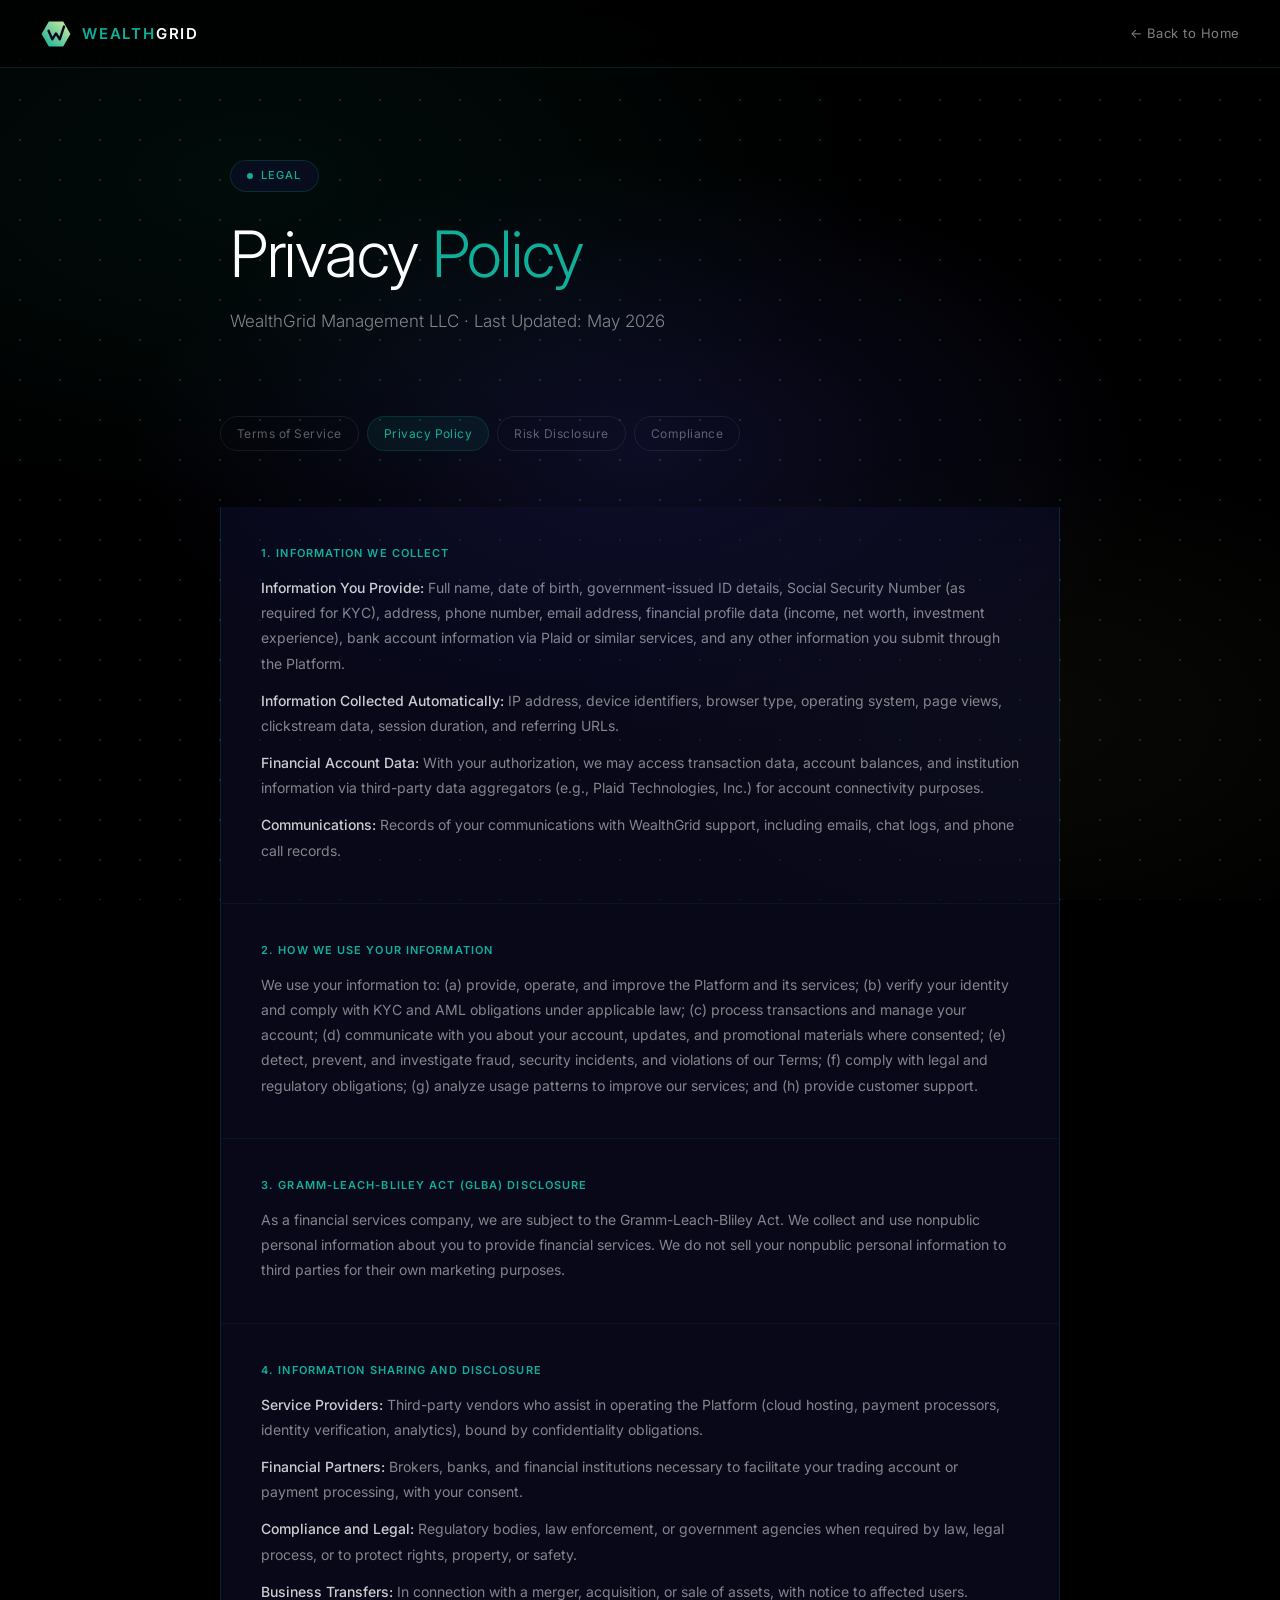
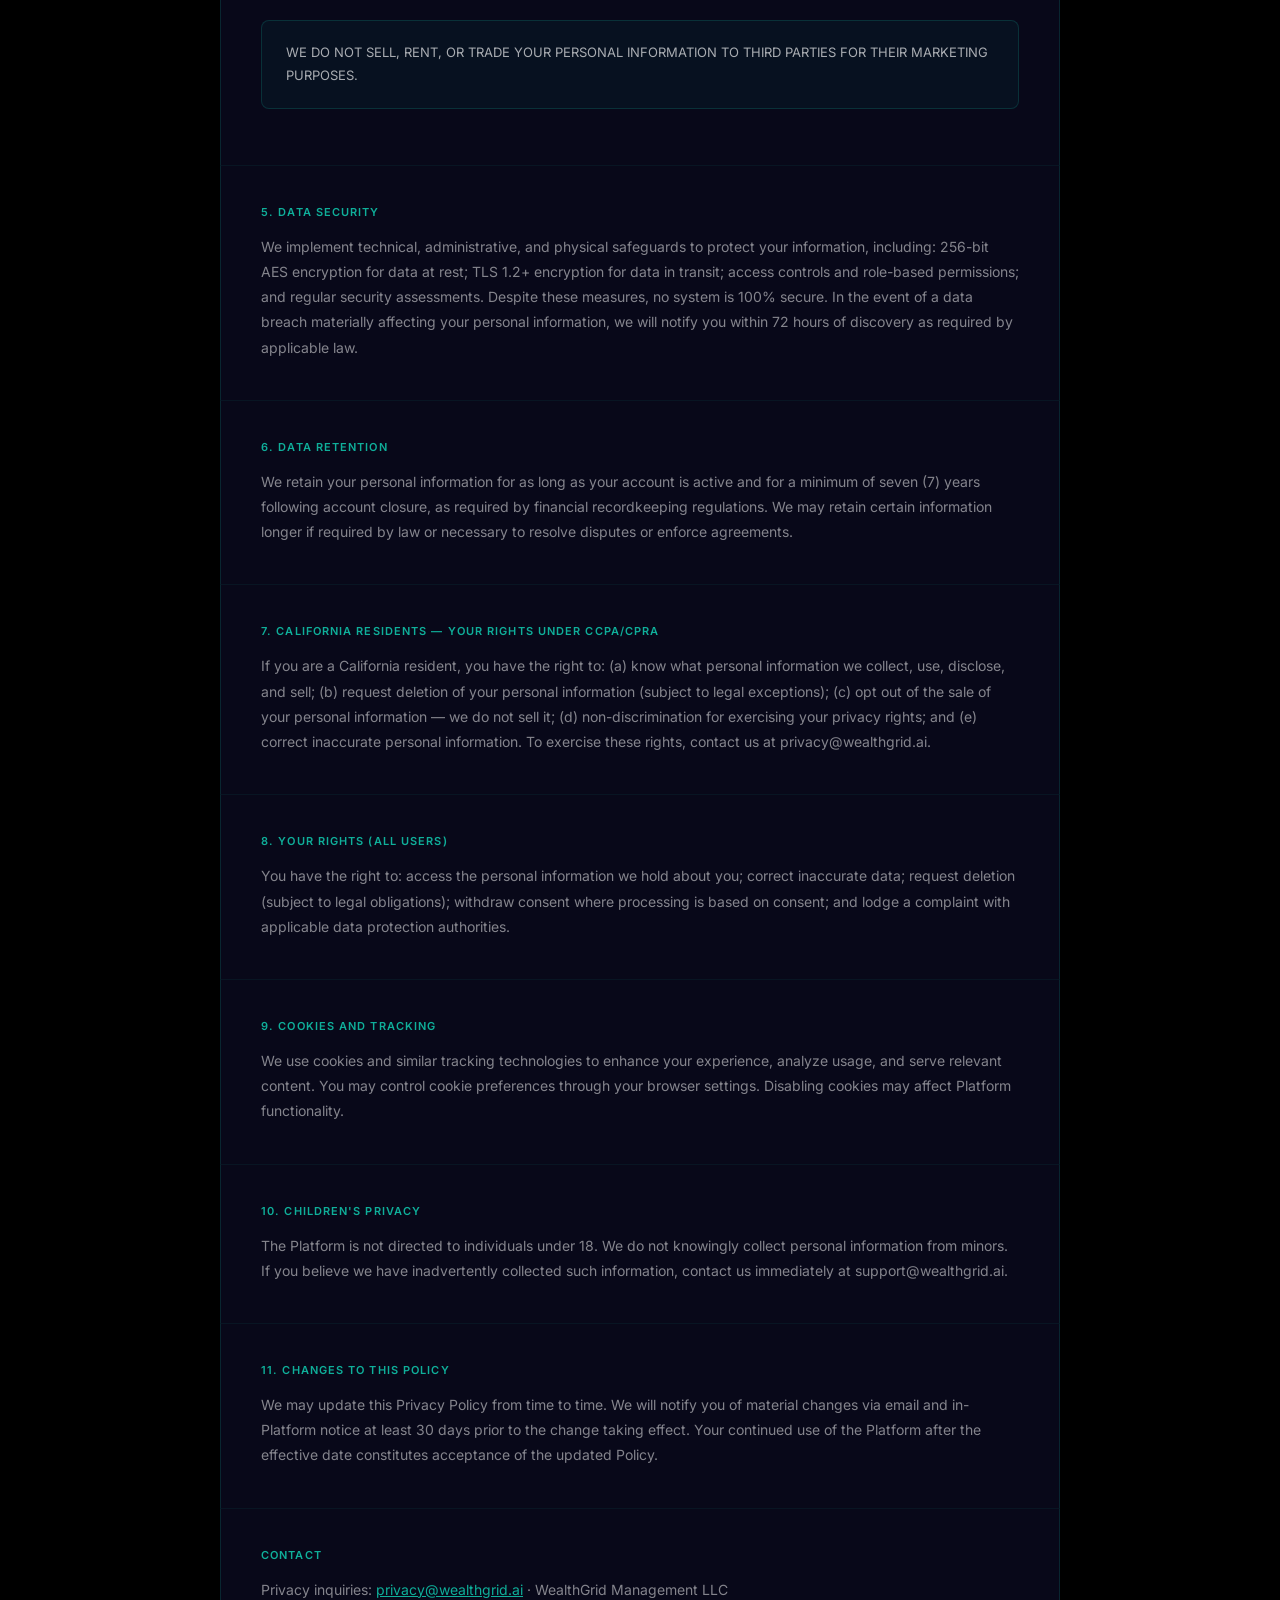
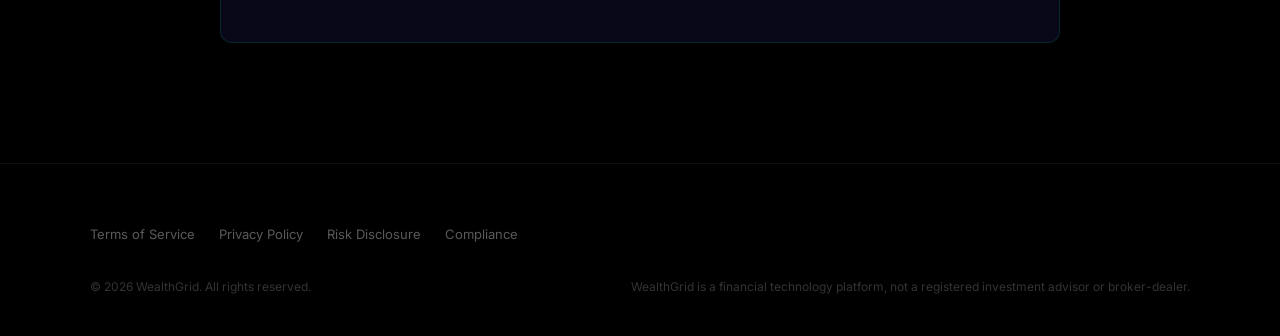
<file: privacy.html>
<!DOCTYPE html>
<html lang="en">
<head>
  <meta charset="UTF-8">
  <meta name="viewport" content="width=device-width, initial-scale=1.0">
  <title>Privacy Policy — WealthGrid</title>
  <link rel="preconnect" href="https://fonts.googleapis.com">
  <link rel="preconnect" href="https://fonts.gstatic.com" crossorigin>
  <link href="https://fonts.googleapis.com/css2?family=Inter:wght@300;400;500;600;700&family=DM+Mono:wght@400;500&display=swap" rel="stylesheet">
  <link rel="stylesheet" href="site.css">
</head>
<body>
<div class="bg-canvas"><div class="grid-dots"></div></div>

<nav>
  <a href="index.html" class="nav-logo">
    <svg width="32" height="32" viewBox="0 0 120 120" fill="none">
      <defs><linearGradient id="wgmark_privacyhtml_0" x1="0" y1="1" x2="1" y2="0">
        <stop offset="0" stop-color="#0FAF9A"/><stop offset="1" stop-color="#DBEE9F"/>
      </linearGradient></defs>
      <polygon points="114,60 87,13.2 33,13.2 6,60 33,106.8 87,106.8" fill="url(#wgmark_privacyhtml_0)"/>
      <polyline points="32,48 46,80 60,58 74,80 90,32" fill="none" stroke="#0a0a1f" stroke-width="9" stroke-linecap="round" stroke-linejoin="round"/>
    </svg>
    <span class="logo-text"><span>Wealth</span><span>Grid</span></span>
  </a>
  <a href="index.html" class="nav-back">← Back to Home</a>
</nav>

<div class="page-hero fade-up">
  <div class="page-hero-badge">Legal</div>
  <h1>Privacy <em>Policy</em></h1>
  <p class="hero-sub">WealthGrid Management LLC · Last Updated: May 2026</p>
</div>

<div class="content-wrap">
  <div class="legal-nav">
    <a href="terms.html">Terms of Service</a>
    <a href="privacy.html" class="active">Privacy Policy</a>
    <a href="risk.html">Risk Disclosure</a>
    <a href="compliance.html">Compliance</a>
  </div>

  <div class="doc-section">
    <h2>1. Information We Collect</h2>
    <p><strong>Information You Provide:</strong> Full name, date of birth, government-issued ID details, Social Security Number (as required for KYC), address, phone number, email address, financial profile data (income, net worth, investment experience), bank account information via Plaid or similar services, and any other information you submit through the Platform.</p>
    <p><strong>Information Collected Automatically:</strong> IP address, device identifiers, browser type, operating system, page views, clickstream data, session duration, and referring URLs.</p>
    <p><strong>Financial Account Data:</strong> With your authorization, we may access transaction data, account balances, and institution information via third-party data aggregators (e.g., Plaid Technologies, Inc.) for account connectivity purposes.</p>
    <p><strong>Communications:</strong> Records of your communications with WealthGrid support, including emails, chat logs, and phone call records.</p>
  </div>

  <div class="doc-section">
    <h2>2. How We Use Your Information</h2>
    <p>We use your information to: (a) provide, operate, and improve the Platform and its services; (b) verify your identity and comply with KYC and AML obligations under applicable law; (c) process transactions and manage your account; (d) communicate with you about your account, updates, and promotional materials where consented; (e) detect, prevent, and investigate fraud, security incidents, and violations of our Terms; (f) comply with legal and regulatory obligations; (g) analyze usage patterns to improve our services; and (h) provide customer support.</p>
  </div>

  <div class="doc-section">
    <h2>3. Gramm-Leach-Bliley Act (GLBA) Disclosure</h2>
    <p>As a financial services company, we are subject to the Gramm-Leach-Bliley Act. We collect and use nonpublic personal information about you to provide financial services. We do not sell your nonpublic personal information to third parties for their own marketing purposes.</p>
  </div>

  <div class="doc-section">
    <h2>4. Information Sharing and Disclosure</h2>
    <p><strong>Service Providers:</strong> Third-party vendors who assist in operating the Platform (cloud hosting, payment processors, identity verification, analytics), bound by confidentiality obligations.</p>
    <p><strong>Financial Partners:</strong> Brokers, banks, and financial institutions necessary to facilitate your trading account or payment processing, with your consent.</p>
    <p><strong>Compliance and Legal:</strong> Regulatory bodies, law enforcement, or government agencies when required by law, legal process, or to protect rights, property, or safety.</p>
    <p><strong>Business Transfers:</strong> In connection with a merger, acquisition, or sale of assets, with notice to affected users.</p>
    <div class="callout">
      <p>WE DO NOT SELL, RENT, OR TRADE YOUR PERSONAL INFORMATION TO THIRD PARTIES FOR THEIR MARKETING PURPOSES.</p>
    </div>
  </div>

  <div class="doc-section">
    <h2>5. Data Security</h2>
    <p>We implement technical, administrative, and physical safeguards to protect your information, including: 256-bit AES encryption for data at rest; TLS 1.2+ encryption for data in transit; access controls and role-based permissions; and regular security assessments. Despite these measures, no system is 100% secure. In the event of a data breach materially affecting your personal information, we will notify you within 72 hours of discovery as required by applicable law.</p>
  </div>

  <div class="doc-section">
    <h2>6. Data Retention</h2>
    <p>We retain your personal information for as long as your account is active and for a minimum of seven (7) years following account closure, as required by financial recordkeeping regulations. We may retain certain information longer if required by law or necessary to resolve disputes or enforce agreements.</p>
  </div>

  <div class="doc-section">
    <h2>7. California Residents — Your Rights Under CCPA/CPRA</h2>
    <p>If you are a California resident, you have the right to: (a) know what personal information we collect, use, disclose, and sell; (b) request deletion of your personal information (subject to legal exceptions); (c) opt out of the sale of your personal information — we do not sell it; (d) non-discrimination for exercising your privacy rights; and (e) correct inaccurate personal information. To exercise these rights, contact us at privacy@wealthgrid.ai.</p>
  </div>

  <div class="doc-section">
    <h2>8. Your Rights (All Users)</h2>
    <p>You have the right to: access the personal information we hold about you; correct inaccurate data; request deletion (subject to legal obligations); withdraw consent where processing is based on consent; and lodge a complaint with applicable data protection authorities.</p>
  </div>

  <div class="doc-section">
    <h2>9. Cookies and Tracking</h2>
    <p>We use cookies and similar tracking technologies to enhance your experience, analyze usage, and serve relevant content. You may control cookie preferences through your browser settings. Disabling cookies may affect Platform functionality.</p>
  </div>

  <div class="doc-section">
    <h2>10. Children's Privacy</h2>
    <p>The Platform is not directed to individuals under 18. We do not knowingly collect personal information from minors. If you believe we have inadvertently collected such information, contact us immediately at support@wealthgrid.ai.</p>
  </div>

  <div class="doc-section">
    <h2>11. Changes to This Policy</h2>
    <p>We may update this Privacy Policy from time to time. We will notify you of material changes via email and in-Platform notice at least 30 days prior to the change taking effect. Your continued use of the Platform after the effective date constitutes acceptance of the updated Policy.</p>
  </div>

  <div class="doc-section">
    <h2>Contact</h2>
    <p>Privacy inquiries: <a href="mailto:privacy@wealthgrid.ai" style="color:var(--teal);">privacy@wealthgrid.ai</a> · WealthGrid Management LLC</p>
  </div>
</div>

<footer>
  <div class="footer-inner">
    <div class="footer-links-row">
      <a href="terms.html">Terms of Service</a>
      <a href="privacy.html">Privacy Policy</a>
      <a href="risk.html">Risk Disclosure</a>
      <a href="compliance.html">Compliance</a>
    </div>
    <div class="footer-bottom">
      <p>&copy; 2026 WealthGrid. All rights reserved.</p>
      <p>WealthGrid is a financial technology platform, not a registered investment advisor or broker-dealer.</p>
    </div>
  </div>
</footer>
<script src="affiliate-track.js" defer></script>
</body>
</html>
</file>
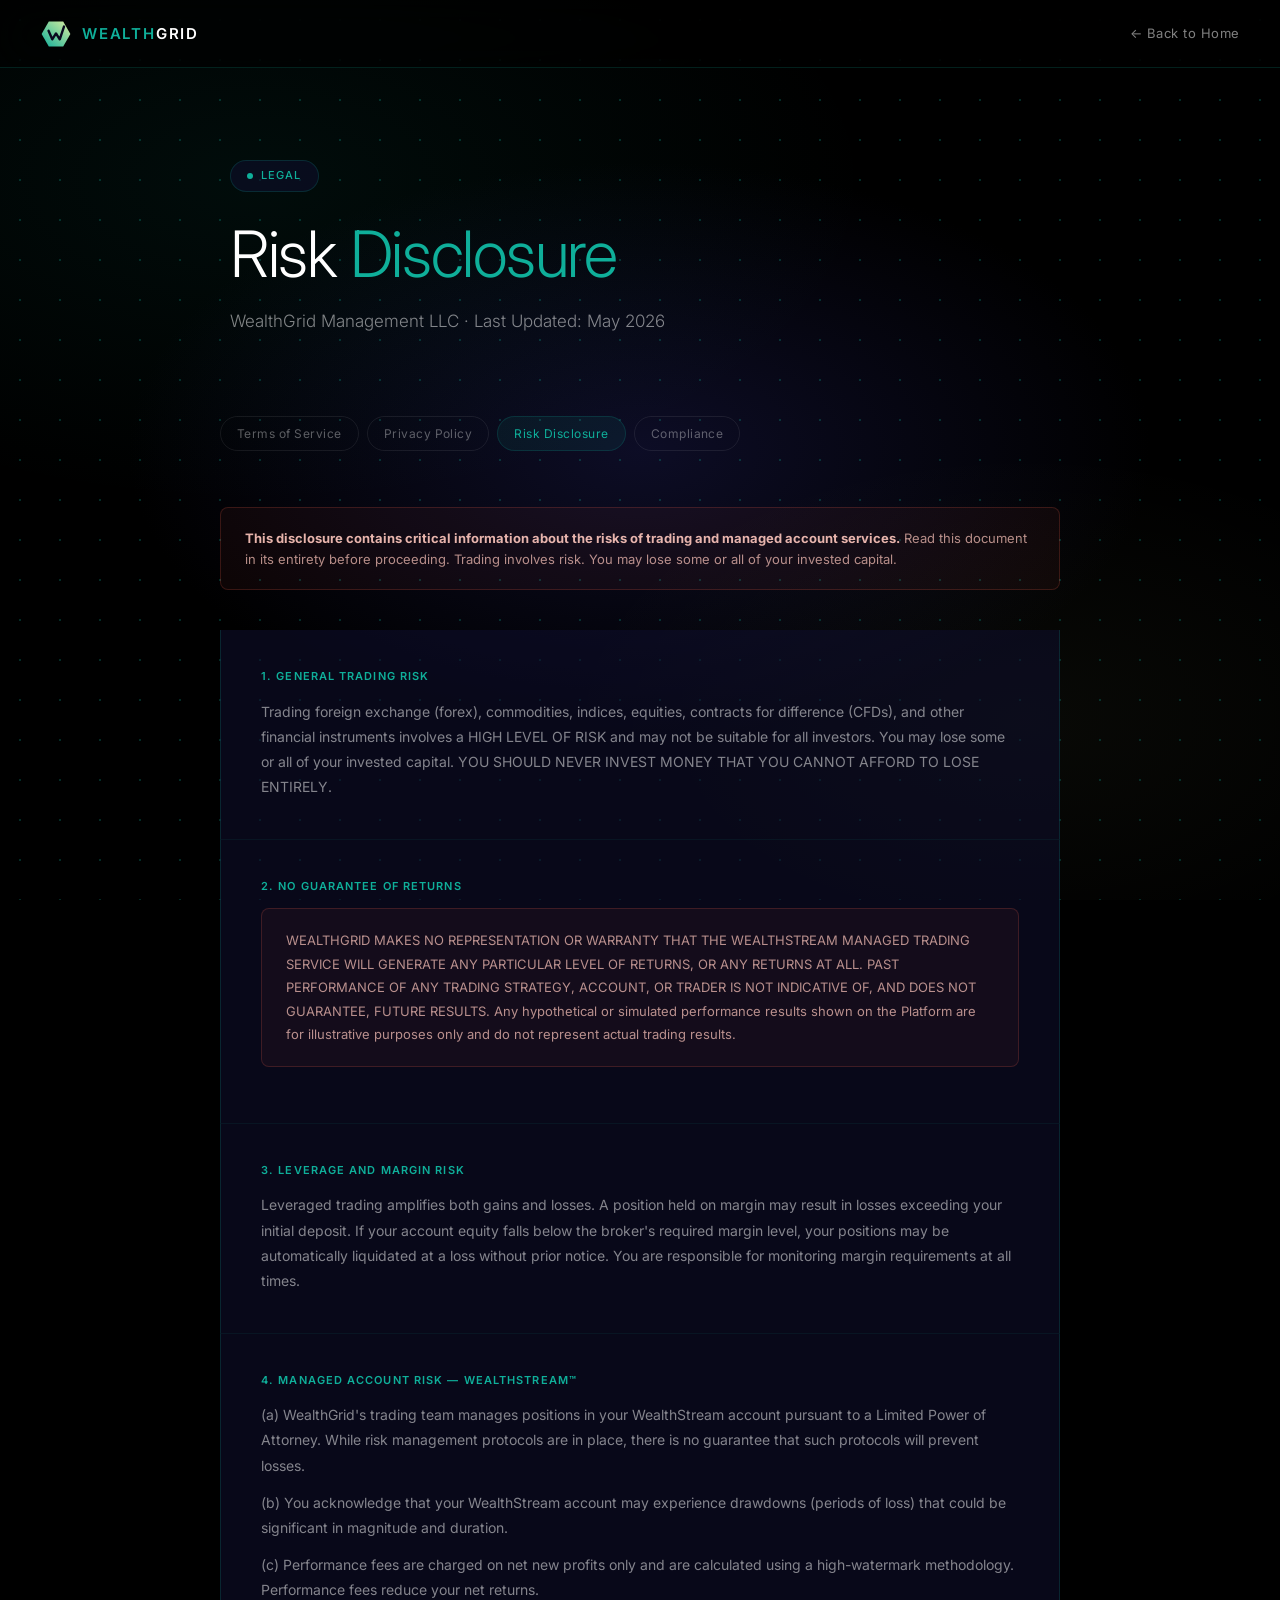
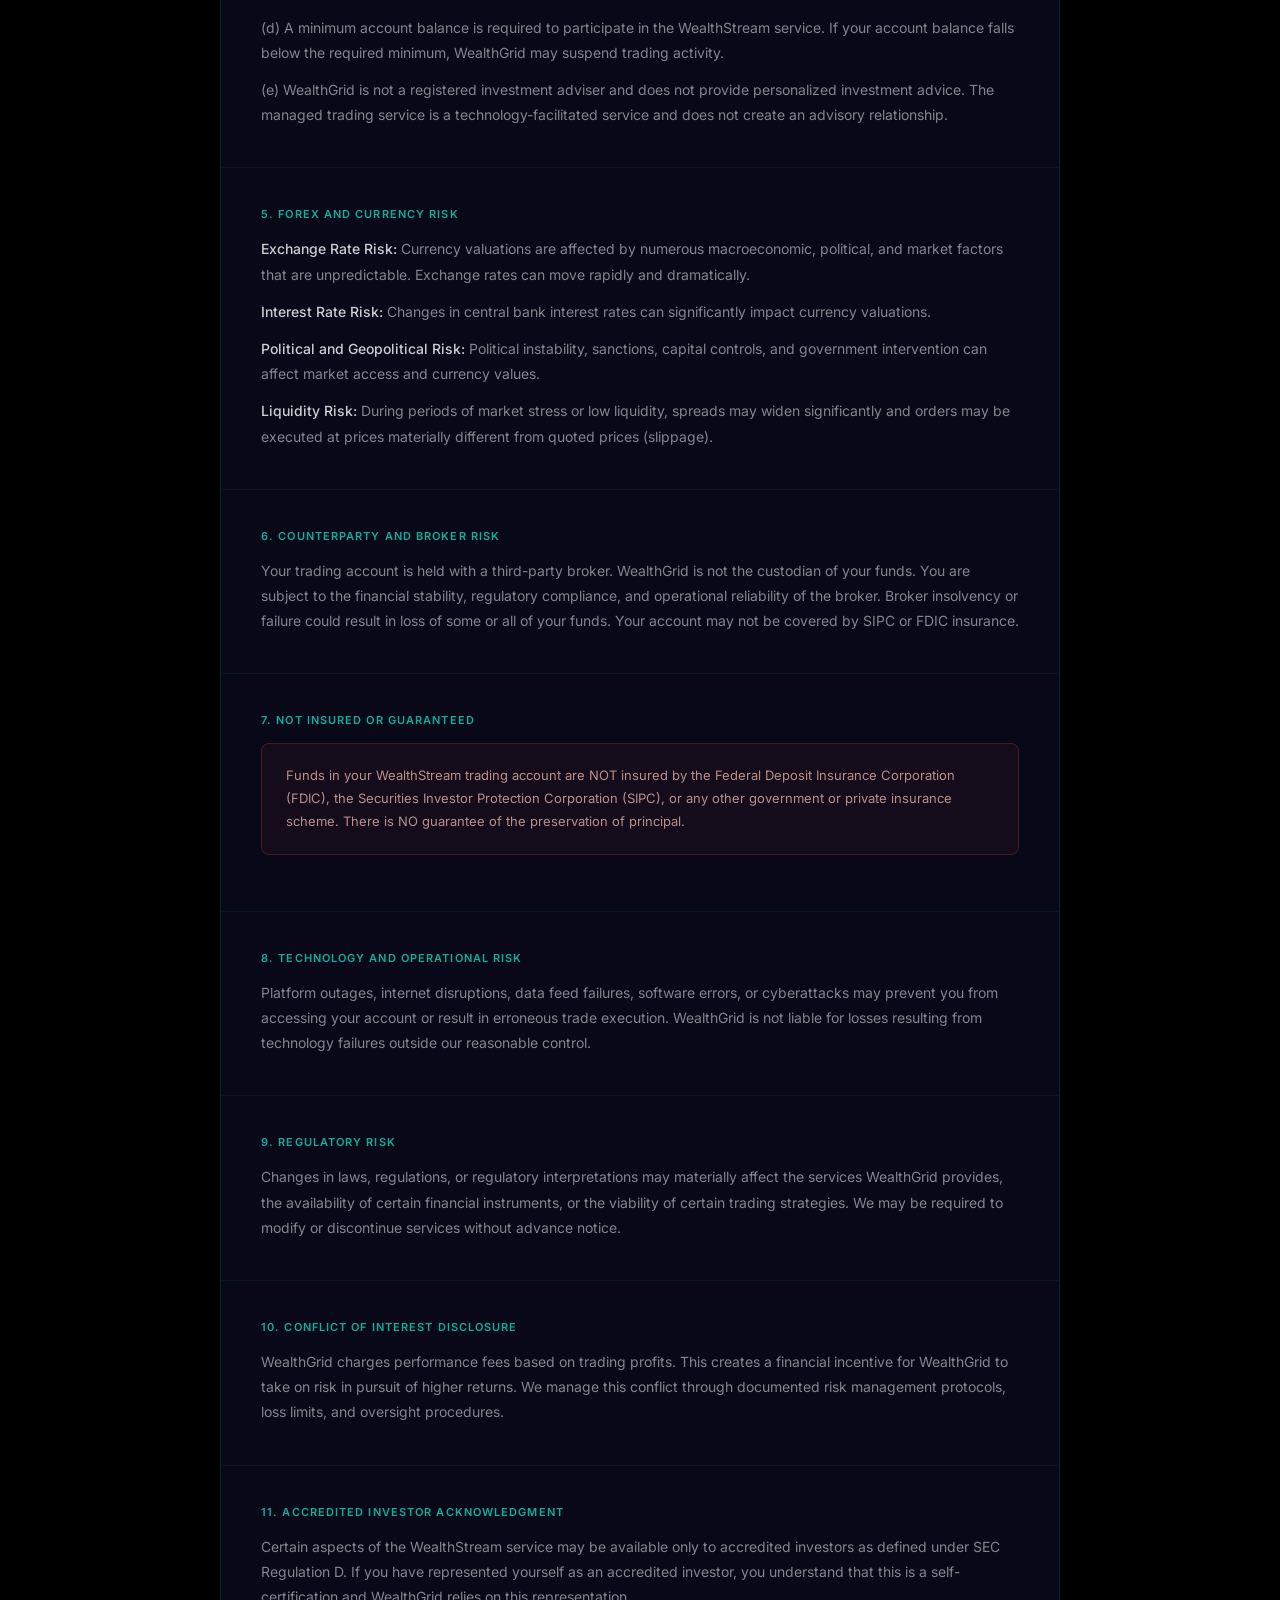
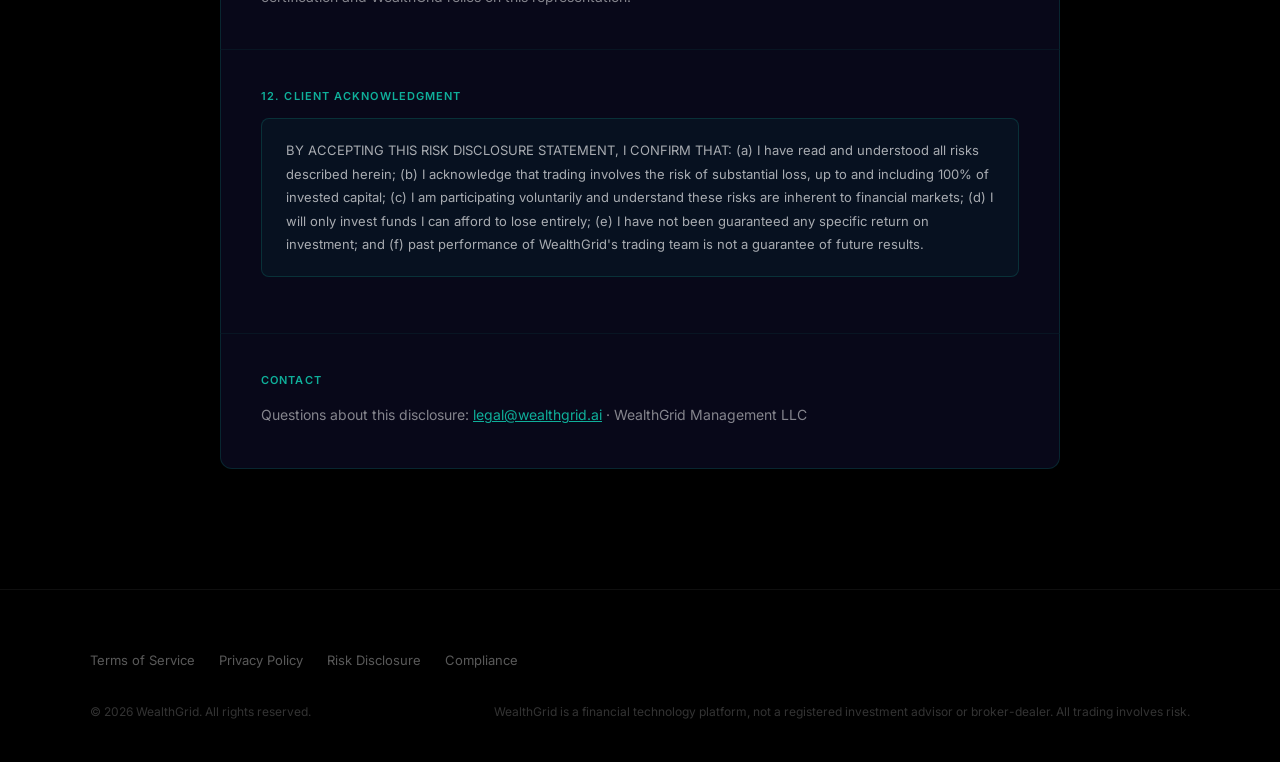
<file: risk.html>
<!DOCTYPE html>
<html lang="en">
<head>
  <meta charset="UTF-8">
  <meta name="viewport" content="width=device-width, initial-scale=1.0">
  <title>Risk Disclosure — WealthGrid</title>
  <link rel="preconnect" href="https://fonts.googleapis.com">
  <link rel="preconnect" href="https://fonts.gstatic.com" crossorigin>
  <link href="https://fonts.googleapis.com/css2?family=Inter:wght@300;400;500;600;700&family=DM+Mono:wght@400;500&display=swap" rel="stylesheet">
  <link rel="stylesheet" href="site.css">
</head>
<body>
<div class="bg-canvas"><div class="grid-dots"></div></div>

<nav>
  <a href="index.html" class="nav-logo">
    <svg width="32" height="32" viewBox="0 0 120 120" fill="none">
      <defs><linearGradient id="wgmark_riskhtml_0" x1="0" y1="1" x2="1" y2="0">
        <stop offset="0" stop-color="#0FAF9A"/><stop offset="1" stop-color="#DBEE9F"/>
      </linearGradient></defs>
      <polygon points="114,60 87,13.2 33,13.2 6,60 33,106.8 87,106.8" fill="url(#wgmark_riskhtml_0)"/>
      <polyline points="32,48 46,80 60,58 74,80 90,32" fill="none" stroke="#0a0a1f" stroke-width="9" stroke-linecap="round" stroke-linejoin="round"/>
    </svg>
    <span class="logo-text"><span>Wealth</span><span>Grid</span></span>
  </a>
  <a href="index.html" class="nav-back">← Back to Home</a>
</nav>

<div class="page-hero fade-up">
  <div class="page-hero-badge">Legal</div>
  <h1>Risk <em>Disclosure</em></h1>
  <p class="hero-sub">WealthGrid Management LLC · Last Updated: May 2026</p>
</div>

<div class="content-wrap">
  <div class="legal-nav">
    <a href="terms.html">Terms of Service</a>
    <a href="privacy.html">Privacy Policy</a>
    <a href="risk.html" class="active">Risk Disclosure</a>
    <a href="compliance.html">Compliance</a>
  </div>

  <div class="callout callout-warn" style="margin-bottom:40px;">
    <p><strong style="color:rgba(255,200,190,0.9);">This disclosure contains critical information about the risks of trading and managed account services.</strong> Read this document in its entirety before proceeding. Trading involves risk. You may lose some or all of your invested capital.</p>
  </div>

  <div class="doc-section">
    <h2>1. General Trading Risk</h2>
    <p>Trading foreign exchange (forex), commodities, indices, equities, contracts for difference (CFDs), and other financial instruments involves a HIGH LEVEL OF RISK and may not be suitable for all investors. You may lose some or all of your invested capital. YOU SHOULD NEVER INVEST MONEY THAT YOU CANNOT AFFORD TO LOSE ENTIRELY.</p>
  </div>

  <div class="doc-section">
    <h2>2. No Guarantee of Returns</h2>
    <div class="callout callout-warn">
      <p>WEALTHGRID MAKES NO REPRESENTATION OR WARRANTY THAT THE WEALTHSTREAM MANAGED TRADING SERVICE WILL GENERATE ANY PARTICULAR LEVEL OF RETURNS, OR ANY RETURNS AT ALL. PAST PERFORMANCE OF ANY TRADING STRATEGY, ACCOUNT, OR TRADER IS NOT INDICATIVE OF, AND DOES NOT GUARANTEE, FUTURE RESULTS. Any hypothetical or simulated performance results shown on the Platform are for illustrative purposes only and do not represent actual trading results.</p>
    </div>
  </div>

  <div class="doc-section">
    <h2>3. Leverage and Margin Risk</h2>
    <p>Leveraged trading amplifies both gains and losses. A position held on margin may result in losses exceeding your initial deposit. If your account equity falls below the broker's required margin level, your positions may be automatically liquidated at a loss without prior notice. You are responsible for monitoring margin requirements at all times.</p>
  </div>

  <div class="doc-section">
    <h2>4. Managed Account Risk — WealthStream™</h2>
    <p>(a) WealthGrid's trading team manages positions in your WealthStream account pursuant to a Limited Power of Attorney. While risk management protocols are in place, there is no guarantee that such protocols will prevent losses.</p>
    <p>(b) You acknowledge that your WealthStream account may experience drawdowns (periods of loss) that could be significant in magnitude and duration.</p>
    <p>(c) Performance fees are charged on net new profits only and are calculated using a high-watermark methodology. Performance fees reduce your net returns.</p>
    <p>(d) A minimum account balance is required to participate in the WealthStream service. If your account balance falls below the required minimum, WealthGrid may suspend trading activity.</p>
    <p>(e) WealthGrid is not a registered investment adviser and does not provide personalized investment advice. The managed trading service is a technology-facilitated service and does not create an advisory relationship.</p>
  </div>

  <div class="doc-section">
    <h2>5. Forex and Currency Risk</h2>
    <p><strong>Exchange Rate Risk:</strong> Currency valuations are affected by numerous macroeconomic, political, and market factors that are unpredictable. Exchange rates can move rapidly and dramatically.</p>
    <p><strong>Interest Rate Risk:</strong> Changes in central bank interest rates can significantly impact currency valuations.</p>
    <p><strong>Political and Geopolitical Risk:</strong> Political instability, sanctions, capital controls, and government intervention can affect market access and currency values.</p>
    <p><strong>Liquidity Risk:</strong> During periods of market stress or low liquidity, spreads may widen significantly and orders may be executed at prices materially different from quoted prices (slippage).</p>
  </div>

  <div class="doc-section">
    <h2>6. Counterparty and Broker Risk</h2>
    <p>Your trading account is held with a third-party broker. WealthGrid is not the custodian of your funds. You are subject to the financial stability, regulatory compliance, and operational reliability of the broker. Broker insolvency or failure could result in loss of some or all of your funds. Your account may not be covered by SIPC or FDIC insurance.</p>
  </div>

  <div class="doc-section">
    <h2>7. Not Insured or Guaranteed</h2>
    <div class="callout callout-warn">
      <p>Funds in your WealthStream trading account are NOT insured by the Federal Deposit Insurance Corporation (FDIC), the Securities Investor Protection Corporation (SIPC), or any other government or private insurance scheme. There is NO guarantee of the preservation of principal.</p>
    </div>
  </div>

  <div class="doc-section">
    <h2>8. Technology and Operational Risk</h2>
    <p>Platform outages, internet disruptions, data feed failures, software errors, or cyberattacks may prevent you from accessing your account or result in erroneous trade execution. WealthGrid is not liable for losses resulting from technology failures outside our reasonable control.</p>
  </div>

  <div class="doc-section">
    <h2>9. Regulatory Risk</h2>
    <p>Changes in laws, regulations, or regulatory interpretations may materially affect the services WealthGrid provides, the availability of certain financial instruments, or the viability of certain trading strategies. We may be required to modify or discontinue services without advance notice.</p>
  </div>

  <div class="doc-section">
    <h2>10. Conflict of Interest Disclosure</h2>
    <p>WealthGrid charges performance fees based on trading profits. This creates a financial incentive for WealthGrid to take on risk in pursuit of higher returns. We manage this conflict through documented risk management protocols, loss limits, and oversight procedures.</p>
  </div>

  <div class="doc-section">
    <h2>11. Accredited Investor Acknowledgment</h2>
    <p>Certain aspects of the WealthStream service may be available only to accredited investors as defined under SEC Regulation D. If you have represented yourself as an accredited investor, you understand that this is a self-certification and WealthGrid relies on this representation.</p>
  </div>

  <div class="doc-section">
    <h2>12. Client Acknowledgment</h2>
    <div class="callout">
      <p>BY ACCEPTING THIS RISK DISCLOSURE STATEMENT, I CONFIRM THAT: (a) I have read and understood all risks described herein; (b) I acknowledge that trading involves the risk of substantial loss, up to and including 100% of invested capital; (c) I am participating voluntarily and understand these risks are inherent to financial markets; (d) I will only invest funds I can afford to lose entirely; (e) I have not been guaranteed any specific return on investment; and (f) past performance of WealthGrid's trading team is not a guarantee of future results.</p>
    </div>
  </div>

  <div class="doc-section">
    <h2>Contact</h2>
    <p>Questions about this disclosure: <a href="mailto:legal@wealthgrid.ai" style="color:var(--teal);">legal@wealthgrid.ai</a> · WealthGrid Management LLC</p>
  </div>
</div>

<footer>
  <div class="footer-inner">
    <div class="footer-links-row">
      <a href="terms.html">Terms of Service</a>
      <a href="privacy.html">Privacy Policy</a>
      <a href="risk.html">Risk Disclosure</a>
      <a href="compliance.html">Compliance</a>
    </div>
    <div class="footer-bottom">
      <p>&copy; 2026 WealthGrid. All rights reserved.</p>
      <p>WealthGrid is a financial technology platform, not a registered investment advisor or broker-dealer. All trading involves risk.</p>
    </div>
  </div>
</footer>
<script src="affiliate-track.js" defer></script>
</body>
</html>
</file>
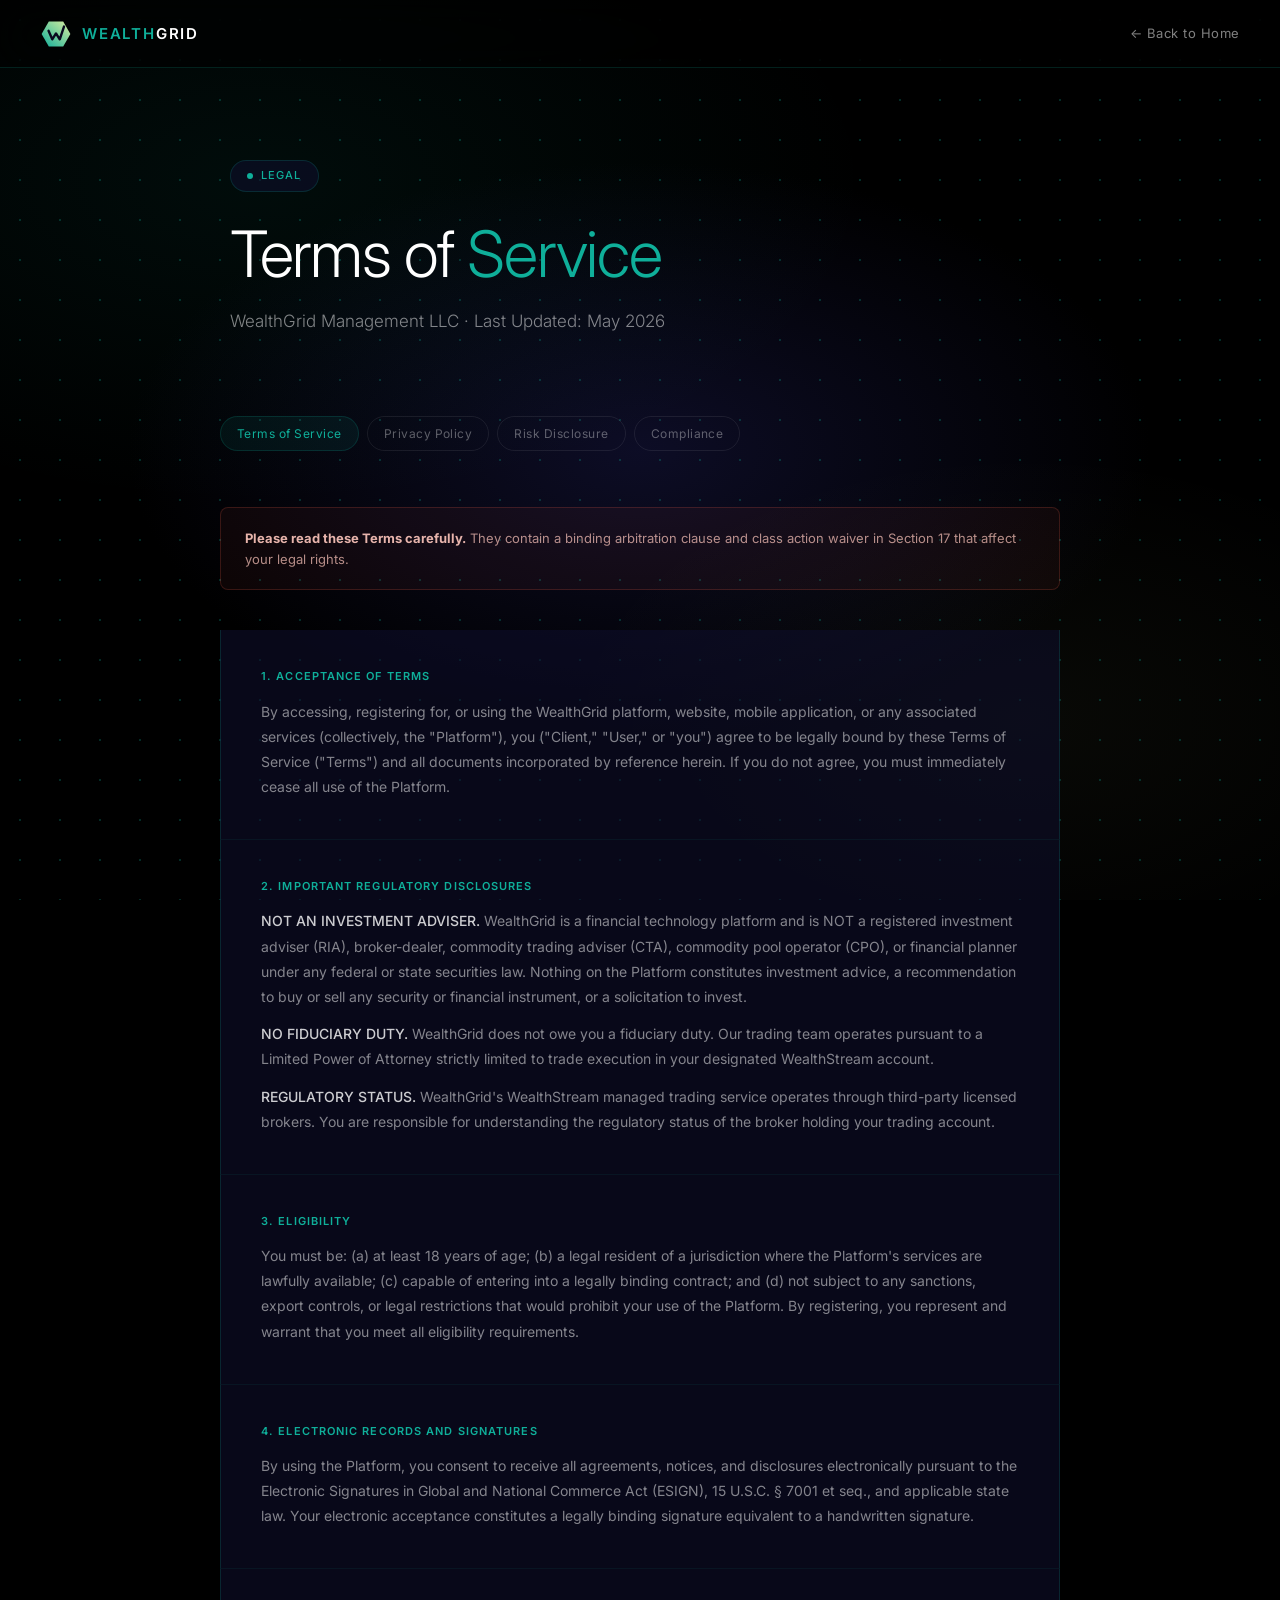
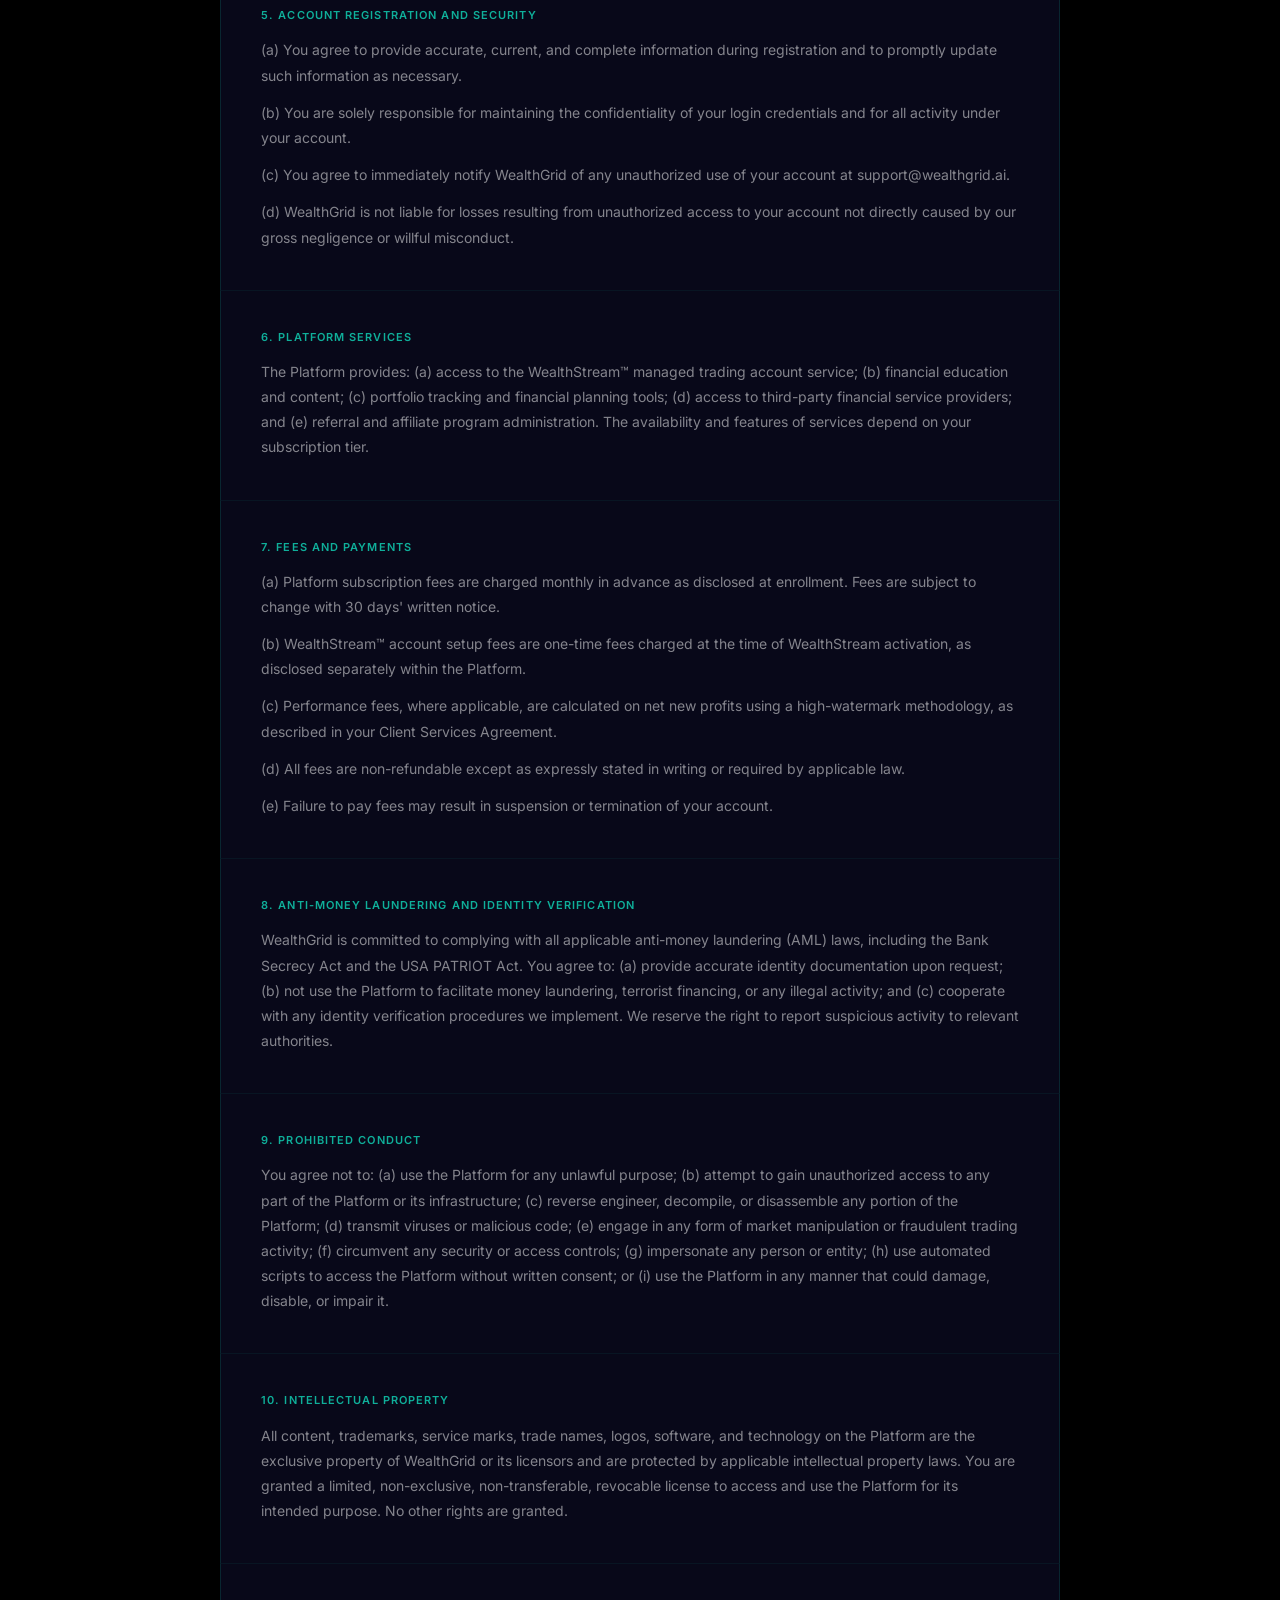
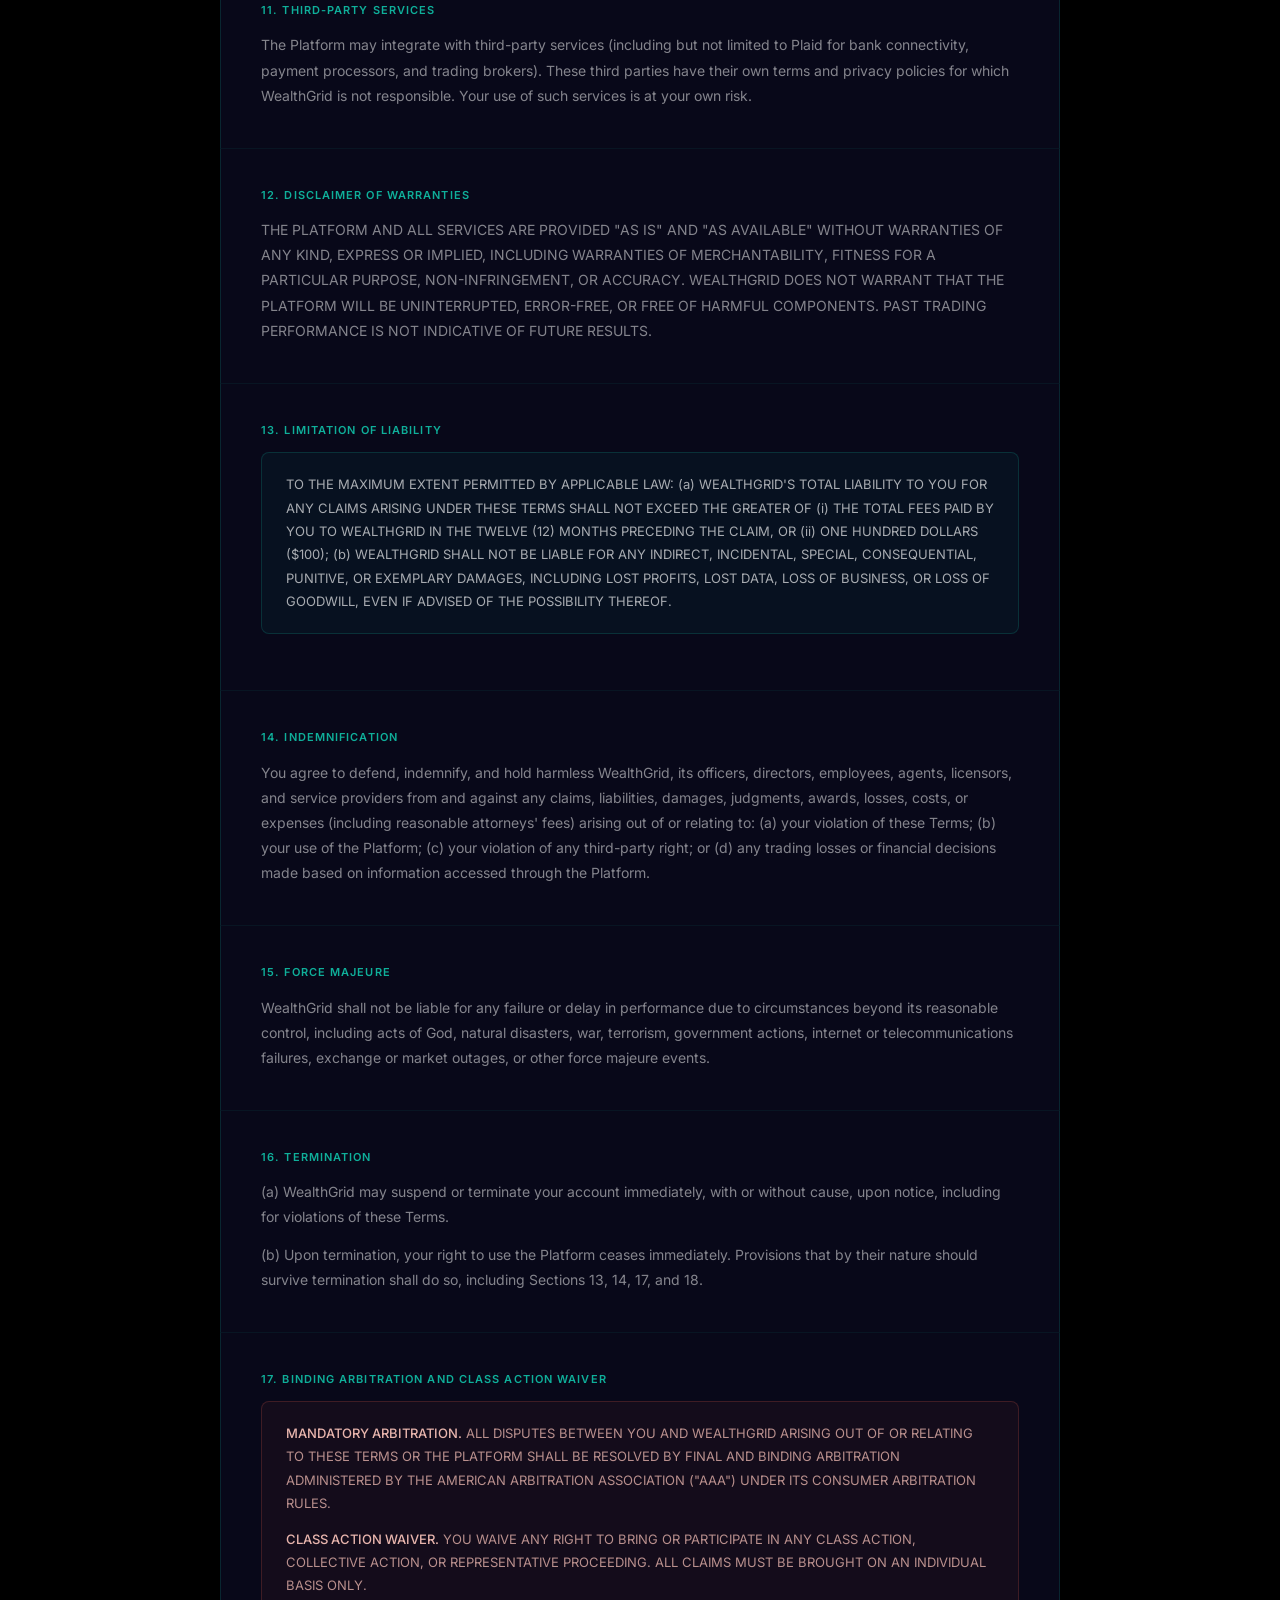
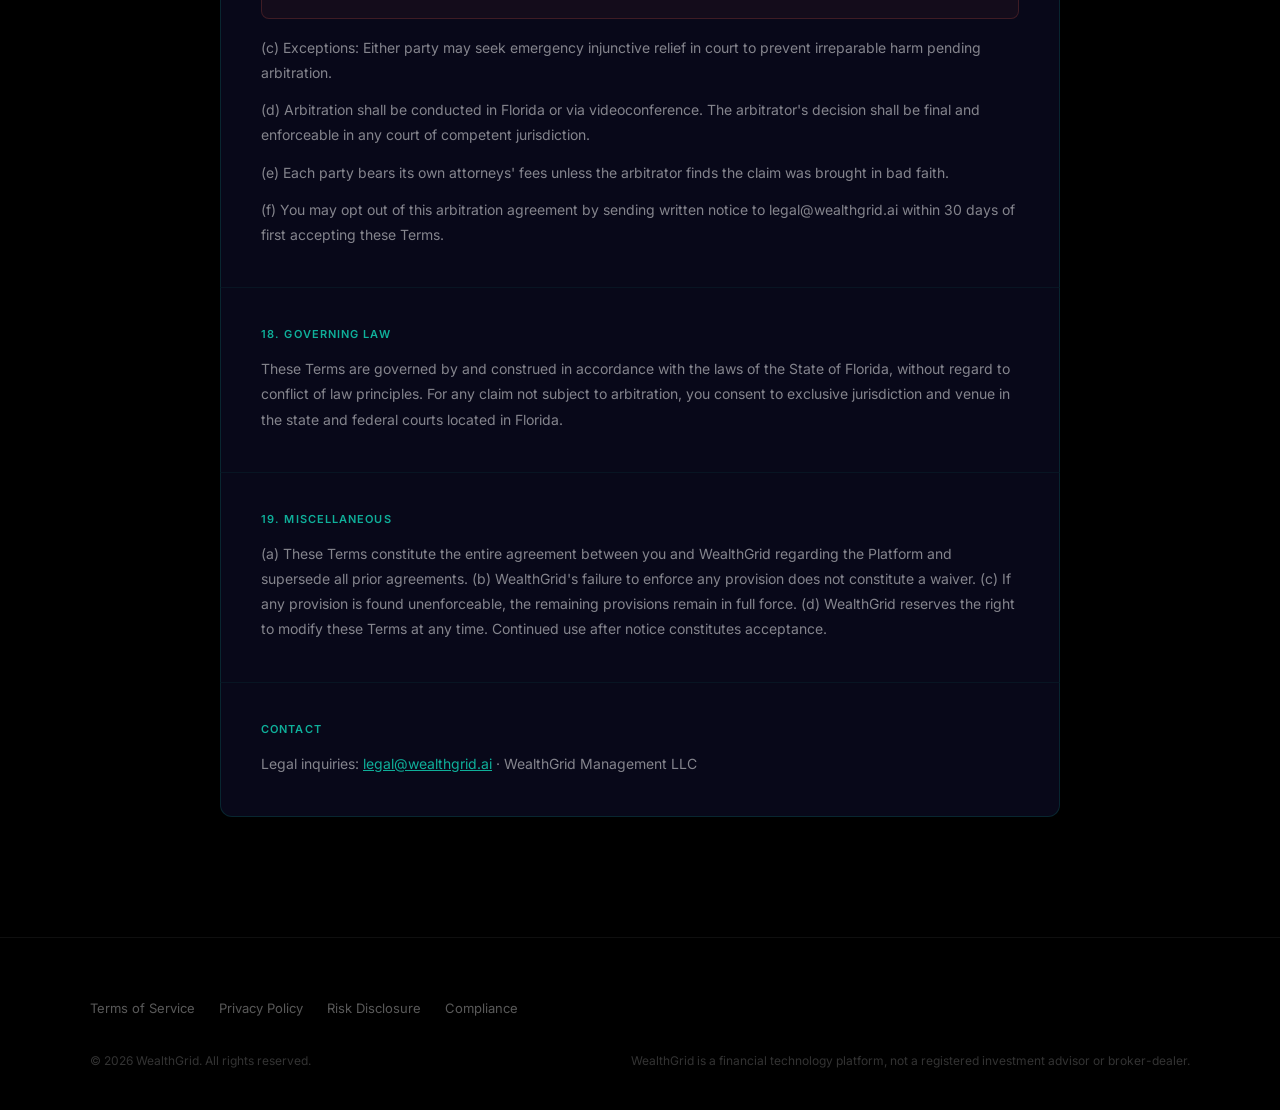
<file: terms.html>
<!DOCTYPE html>
<html lang="en">
<head>
  <meta charset="UTF-8">
  <meta name="viewport" content="width=device-width, initial-scale=1.0">
  <title>Terms of Service — WealthGrid</title>
  <link rel="preconnect" href="https://fonts.googleapis.com">
  <link rel="preconnect" href="https://fonts.gstatic.com" crossorigin>
  <link href="https://fonts.googleapis.com/css2?family=Inter:wght@300;400;500;600;700&family=DM+Mono:wght@400;500&display=swap" rel="stylesheet">
  <link rel="stylesheet" href="site.css">
</head>
<body>
<div class="bg-canvas"><div class="grid-dots"></div></div>

<nav>
  <a href="index.html" class="nav-logo">
    <svg width="32" height="32" viewBox="0 0 120 120" fill="none">
      <defs><linearGradient id="wgmark_termshtml_0" x1="0" y1="1" x2="1" y2="0">
        <stop offset="0" stop-color="#0FAF9A"/><stop offset="1" stop-color="#DBEE9F"/>
      </linearGradient></defs>
      <polygon points="114,60 87,13.2 33,13.2 6,60 33,106.8 87,106.8" fill="url(#wgmark_termshtml_0)"/>
      <polyline points="32,48 46,80 60,58 74,80 90,32" fill="none" stroke="#0a0a1f" stroke-width="9" stroke-linecap="round" stroke-linejoin="round"/>
    </svg>
    <span class="logo-text"><span>Wealth</span><span>Grid</span></span>
  </a>
  <a href="index.html" class="nav-back">← Back to Home</a>
</nav>

<div class="page-hero fade-up">
  <div class="page-hero-badge">Legal</div>
  <h1>Terms of <em>Service</em></h1>
  <p class="hero-sub">WealthGrid Management LLC · Last Updated: May 2026</p>
</div>

<div class="content-wrap">
  <div class="legal-nav">
    <a href="terms.html" class="active">Terms of Service</a>
    <a href="privacy.html">Privacy Policy</a>
    <a href="risk.html">Risk Disclosure</a>
    <a href="compliance.html">Compliance</a>
  </div>

  <div class="callout callout-warn" style="margin-bottom:40px;">
    <p><strong style="color:rgba(255,200,190,0.9);">Please read these Terms carefully.</strong> They contain a binding arbitration clause and class action waiver in Section 17 that affect your legal rights.</p>
  </div>

  <div class="doc-section">
    <h2>1. Acceptance of Terms</h2>
    <p>By accessing, registering for, or using the WealthGrid platform, website, mobile application, or any associated services (collectively, the "Platform"), you ("Client," "User," or "you") agree to be legally bound by these Terms of Service ("Terms") and all documents incorporated by reference herein. If you do not agree, you must immediately cease all use of the Platform.</p>
  </div>

  <div class="doc-section">
    <h2>2. Important Regulatory Disclosures</h2>
    <p><strong>NOT AN INVESTMENT ADVISER.</strong> WealthGrid is a financial technology platform and is NOT a registered investment adviser (RIA), broker-dealer, commodity trading adviser (CTA), commodity pool operator (CPO), or financial planner under any federal or state securities law. Nothing on the Platform constitutes investment advice, a recommendation to buy or sell any security or financial instrument, or a solicitation to invest.</p>
    <p><strong>NO FIDUCIARY DUTY.</strong> WealthGrid does not owe you a fiduciary duty. Our trading team operates pursuant to a Limited Power of Attorney strictly limited to trade execution in your designated WealthStream account.</p>
    <p><strong>REGULATORY STATUS.</strong> WealthGrid's WealthStream managed trading service operates through third-party licensed brokers. You are responsible for understanding the regulatory status of the broker holding your trading account.</p>
  </div>

  <div class="doc-section">
    <h2>3. Eligibility</h2>
    <p>You must be: (a) at least 18 years of age; (b) a legal resident of a jurisdiction where the Platform's services are lawfully available; (c) capable of entering into a legally binding contract; and (d) not subject to any sanctions, export controls, or legal restrictions that would prohibit your use of the Platform. By registering, you represent and warrant that you meet all eligibility requirements.</p>
  </div>

  <div class="doc-section">
    <h2>4. Electronic Records and Signatures</h2>
    <p>By using the Platform, you consent to receive all agreements, notices, and disclosures electronically pursuant to the Electronic Signatures in Global and National Commerce Act (ESIGN), 15 U.S.C. § 7001 et seq., and applicable state law. Your electronic acceptance constitutes a legally binding signature equivalent to a handwritten signature.</p>
  </div>

  <div class="doc-section">
    <h2>5. Account Registration and Security</h2>
    <p>(a) You agree to provide accurate, current, and complete information during registration and to promptly update such information as necessary.</p>
    <p>(b) You are solely responsible for maintaining the confidentiality of your login credentials and for all activity under your account.</p>
    <p>(c) You agree to immediately notify WealthGrid of any unauthorized use of your account at support@wealthgrid.ai.</p>
    <p>(d) WealthGrid is not liable for losses resulting from unauthorized access to your account not directly caused by our gross negligence or willful misconduct.</p>
  </div>

  <div class="doc-section">
    <h2>6. Platform Services</h2>
    <p>The Platform provides: (a) access to the WealthStream™ managed trading account service; (b) financial education and content; (c) portfolio tracking and financial planning tools; (d) access to third-party financial service providers; and (e) referral and affiliate program administration. The availability and features of services depend on your subscription tier.</p>
  </div>

  <div class="doc-section">
    <h2>7. Fees and Payments</h2>
    <p>(a) Platform subscription fees are charged monthly in advance as disclosed at enrollment. Fees are subject to change with 30 days' written notice.</p>
    <p>(b) WealthStream™ account setup fees are one-time fees charged at the time of WealthStream activation, as disclosed separately within the Platform.</p>
    <p>(c) Performance fees, where applicable, are calculated on net new profits using a high-watermark methodology, as described in your Client Services Agreement.</p>
    <p>(d) All fees are non-refundable except as expressly stated in writing or required by applicable law.</p>
    <p>(e) Failure to pay fees may result in suspension or termination of your account.</p>
  </div>

  <div class="doc-section">
    <h2>8. Anti-Money Laundering and Identity Verification</h2>
    <p>WealthGrid is committed to complying with all applicable anti-money laundering (AML) laws, including the Bank Secrecy Act and the USA PATRIOT Act. You agree to: (a) provide accurate identity documentation upon request; (b) not use the Platform to facilitate money laundering, terrorist financing, or any illegal activity; and (c) cooperate with any identity verification procedures we implement. We reserve the right to report suspicious activity to relevant authorities.</p>
  </div>

  <div class="doc-section">
    <h2>9. Prohibited Conduct</h2>
    <p>You agree not to: (a) use the Platform for any unlawful purpose; (b) attempt to gain unauthorized access to any part of the Platform or its infrastructure; (c) reverse engineer, decompile, or disassemble any portion of the Platform; (d) transmit viruses or malicious code; (e) engage in any form of market manipulation or fraudulent trading activity; (f) circumvent any security or access controls; (g) impersonate any person or entity; (h) use automated scripts to access the Platform without written consent; or (i) use the Platform in any manner that could damage, disable, or impair it.</p>
  </div>

  <div class="doc-section">
    <h2>10. Intellectual Property</h2>
    <p>All content, trademarks, service marks, trade names, logos, software, and technology on the Platform are the exclusive property of WealthGrid or its licensors and are protected by applicable intellectual property laws. You are granted a limited, non-exclusive, non-transferable, revocable license to access and use the Platform for its intended purpose. No other rights are granted.</p>
  </div>

  <div class="doc-section">
    <h2>11. Third-Party Services</h2>
    <p>The Platform may integrate with third-party services (including but not limited to Plaid for bank connectivity, payment processors, and trading brokers). These third parties have their own terms and privacy policies for which WealthGrid is not responsible. Your use of such services is at your own risk.</p>
  </div>

  <div class="doc-section">
    <h2>12. Disclaimer of Warranties</h2>
    <p>THE PLATFORM AND ALL SERVICES ARE PROVIDED "AS IS" AND "AS AVAILABLE" WITHOUT WARRANTIES OF ANY KIND, EXPRESS OR IMPLIED, INCLUDING WARRANTIES OF MERCHANTABILITY, FITNESS FOR A PARTICULAR PURPOSE, NON-INFRINGEMENT, OR ACCURACY. WEALTHGRID DOES NOT WARRANT THAT THE PLATFORM WILL BE UNINTERRUPTED, ERROR-FREE, OR FREE OF HARMFUL COMPONENTS. PAST TRADING PERFORMANCE IS NOT INDICATIVE OF FUTURE RESULTS.</p>
  </div>

  <div class="doc-section">
    <h2>13. Limitation of Liability</h2>
    <div class="callout">
      <p>TO THE MAXIMUM EXTENT PERMITTED BY APPLICABLE LAW: (a) WEALTHGRID'S TOTAL LIABILITY TO YOU FOR ANY CLAIMS ARISING UNDER THESE TERMS SHALL NOT EXCEED THE GREATER OF (i) THE TOTAL FEES PAID BY YOU TO WEALTHGRID IN THE TWELVE (12) MONTHS PRECEDING THE CLAIM, OR (ii) ONE HUNDRED DOLLARS ($100); (b) WEALTHGRID SHALL NOT BE LIABLE FOR ANY INDIRECT, INCIDENTAL, SPECIAL, CONSEQUENTIAL, PUNITIVE, OR EXEMPLARY DAMAGES, INCLUDING LOST PROFITS, LOST DATA, LOSS OF BUSINESS, OR LOSS OF GOODWILL, EVEN IF ADVISED OF THE POSSIBILITY THEREOF.</p>
    </div>
  </div>

  <div class="doc-section">
    <h2>14. Indemnification</h2>
    <p>You agree to defend, indemnify, and hold harmless WealthGrid, its officers, directors, employees, agents, licensors, and service providers from and against any claims, liabilities, damages, judgments, awards, losses, costs, or expenses (including reasonable attorneys' fees) arising out of or relating to: (a) your violation of these Terms; (b) your use of the Platform; (c) your violation of any third-party right; or (d) any trading losses or financial decisions made based on information accessed through the Platform.</p>
  </div>

  <div class="doc-section">
    <h2>15. Force Majeure</h2>
    <p>WealthGrid shall not be liable for any failure or delay in performance due to circumstances beyond its reasonable control, including acts of God, natural disasters, war, terrorism, government actions, internet or telecommunications failures, exchange or market outages, or other force majeure events.</p>
  </div>

  <div class="doc-section">
    <h2>16. Termination</h2>
    <p>(a) WealthGrid may suspend or terminate your account immediately, with or without cause, upon notice, including for violations of these Terms.</p>
    <p>(b) Upon termination, your right to use the Platform ceases immediately. Provisions that by their nature should survive termination shall do so, including Sections 13, 14, 17, and 18.</p>
  </div>

  <div class="doc-section">
    <h2>17. Binding Arbitration and Class Action Waiver</h2>
    <div class="callout callout-warn">
      <p><strong style="color:rgba(255,200,190,0.9);">MANDATORY ARBITRATION.</strong> ALL DISPUTES BETWEEN YOU AND WEALTHGRID ARISING OUT OF OR RELATING TO THESE TERMS OR THE PLATFORM SHALL BE RESOLVED BY FINAL AND BINDING ARBITRATION ADMINISTERED BY THE AMERICAN ARBITRATION ASSOCIATION ("AAA") UNDER ITS CONSUMER ARBITRATION RULES.</p>
      <p style="margin-top:10px;"><strong style="color:rgba(255,200,190,0.9);">CLASS ACTION WAIVER.</strong> YOU WAIVE ANY RIGHT TO BRING OR PARTICIPATE IN ANY CLASS ACTION, COLLECTIVE ACTION, OR REPRESENTATIVE PROCEEDING. ALL CLAIMS MUST BE BROUGHT ON AN INDIVIDUAL BASIS ONLY.</p>
    </div>
    <p>(c) Exceptions: Either party may seek emergency injunctive relief in court to prevent irreparable harm pending arbitration.</p>
    <p>(d) Arbitration shall be conducted in Florida or via videoconference. The arbitrator's decision shall be final and enforceable in any court of competent jurisdiction.</p>
    <p>(e) Each party bears its own attorneys' fees unless the arbitrator finds the claim was brought in bad faith.</p>
    <p>(f) You may opt out of this arbitration agreement by sending written notice to legal@wealthgrid.ai within 30 days of first accepting these Terms.</p>
  </div>

  <div class="doc-section">
    <h2>18. Governing Law</h2>
    <p>These Terms are governed by and construed in accordance with the laws of the State of Florida, without regard to conflict of law principles. For any claim not subject to arbitration, you consent to exclusive jurisdiction and venue in the state and federal courts located in Florida.</p>
  </div>

  <div class="doc-section">
    <h2>19. Miscellaneous</h2>
    <p>(a) These Terms constitute the entire agreement between you and WealthGrid regarding the Platform and supersede all prior agreements. (b) WealthGrid's failure to enforce any provision does not constitute a waiver. (c) If any provision is found unenforceable, the remaining provisions remain in full force. (d) WealthGrid reserves the right to modify these Terms at any time. Continued use after notice constitutes acceptance.</p>
  </div>

  <div class="doc-section">
    <h2>Contact</h2>
    <p>Legal inquiries: <a href="mailto:legal@wealthgrid.ai" style="color:var(--teal);">legal@wealthgrid.ai</a> · WealthGrid Management LLC</p>
  </div>
</div>

<footer>
  <div class="footer-inner">
    <div class="footer-links-row">
      <a href="terms.html">Terms of Service</a>
      <a href="privacy.html">Privacy Policy</a>
      <a href="risk.html">Risk Disclosure</a>
      <a href="compliance.html">Compliance</a>
    </div>
    <div class="footer-bottom">
      <p>&copy; 2026 WealthGrid. All rights reserved.</p>
      <p>WealthGrid is a financial technology platform, not a registered investment advisor or broker-dealer.</p>
    </div>
  </div>
</footer>
<script src="affiliate-track.js" defer></script>
</body>
</html>
</file>
<file: site.css>
/* ─── WealthGrid Shared Design System ─────────────────────────────────────────
   Source of truth for all sub-pages. Matches index.html exactly.
   ─────────────────────────────────────────────────────────────────────────── */

*, *::before, *::after { box-sizing: border-box; margin: 0; padding: 0; }

:root {
  --teal: #0FAF9A;
  --teal-dim: rgba(15,175,154,0.15);
  --teal-glow: rgba(15,175,154,0.08);
  --green: #DBEE9F;
  --navy: #10102F;
  --black: #000000;
  --white: #FFFFFF;
  --grey: rgba(255,255,255,0.5);
  --grey-dim: rgba(255,255,255,0.12);
  --glass-bg: rgba(16,16,47,0.55);
  --glass-border: rgba(15,175,154,0.18);
  --font: 'Inter', sans-serif;
  --mono: 'DM Mono', monospace;
}

html { scroll-behavior: smooth; }

body {
  background: var(--black);
  color: var(--white);
  font-family: var(--font);
  font-weight: 400;
  line-height: 1.6;
  overflow-x: hidden;
  -webkit-font-smoothing: antialiased;
}

/* ─── ANIMATED BACKGROUND ──────────────────────────────── */
.bg-canvas {
  position: fixed;
  inset: 0;
  z-index: 0;
  pointer-events: none;
  overflow: hidden;
}
.bg-canvas::before {
  content: '';
  position: absolute;
  inset: 0;
  background:
    radial-gradient(ellipse 80% 60% at 20% 20%, rgba(15,175,154,0.07) 0%, transparent 60%),
    radial-gradient(ellipse 60% 50% at 80% 80%, rgba(219,238,159,0.04) 0%, transparent 60%),
    radial-gradient(ellipse 50% 40% at 50% 50%, rgba(16,16,47,0.8) 0%, transparent 80%);
}
.grid-dots {
  position: absolute;
  inset: 0;
  background-image: radial-gradient(circle, rgba(15,175,154,0.25) 1px, transparent 1px);
  background-size: 40px 40px;
  animation: gridPulse 8s ease-in-out infinite;
}
@keyframes gridPulse {
  0%, 100% { opacity: 0.3; }
  50% { opacity: 0.5; }
}

/* ─── NAV ──────────────────────────────────────────────── */
nav {
  position: fixed;
  top: 0; left: 0; right: 0;
  z-index: 100;
  padding: 0 40px;
  height: 68px;
  display: flex;
  align-items: center;
  justify-content: space-between;
  background: rgba(0,0,0,0.6);
  backdrop-filter: blur(20px);
  -webkit-backdrop-filter: blur(20px);
  border-bottom: 1px solid var(--glass-border);
}
.nav-logo {
  display: flex;
  align-items: center;
  gap: 10px;
  text-decoration: none;
}
.logo-text {
  font-size: 15px;
  font-weight: 600;
  letter-spacing: 0.12em;
  text-transform: uppercase;
}
.logo-text span:first-child { color: var(--teal); }
.logo-text span:last-child { color: var(--white); }
.nav-links {
  display: flex;
  align-items: center;
  gap: 32px;
  list-style: none;
}
.nav-links a, .nav-links li a {
  color: rgba(255,255,255,0.6);
  text-decoration: none;
  font-size: 13px;
  font-weight: 400;
  letter-spacing: 0.04em;
  transition: color 0.2s;
}
.nav-links a:hover, .nav-links li a:hover { color: var(--white); }
.nav-back {
  color: rgba(255,255,255,0.5);
  text-decoration: none;
  font-size: 13px;
  letter-spacing: 0.04em;
  transition: color 0.2s;
}
.nav-back:hover { color: var(--teal); }
.nav-cta { display: flex; align-items: center; gap: 12px; }

/* ─── BUTTONS ──────────────────────────────────────────── */
.btn-primary {
  background: var(--teal);
  border: none;
  color: var(--black);
  padding: 8px 20px;
  border-radius: 6px;
  font-size: 13px;
  font-weight: 600;
  font-family: var(--font);
  cursor: pointer;
  transition: all 0.2s;
  letter-spacing: 0.02em;
  text-decoration: none;
  display: inline-block;
}
.btn-primary:hover { background: #0dcfb8; transform: translateY(-1px); }
.btn-ghost {
  background: none;
  border: 1px solid var(--glass-border);
  color: rgba(255,255,255,0.7);
  padding: 8px 18px;
  border-radius: 6px;
  font-size: 13px;
  font-family: var(--font);
  cursor: pointer;
  transition: all 0.2s;
  text-decoration: none;
  display: inline-block;
}
.btn-ghost:hover { border-color: var(--teal); color: var(--white); }
.btn-hero {
  background: var(--teal);
  color: var(--black);
  border: none;
  padding: 14px 32px;
  border-radius: 8px;
  font-size: 14px;
  font-weight: 600;
  font-family: var(--font);
  cursor: pointer;
  transition: all 0.2s;
  letter-spacing: 0.02em;
  text-decoration: none;
  display: inline-block;
}
.btn-hero:hover { background: #0dcfb8; transform: translateY(-2px); box-shadow: 0 8px 30px rgba(15,175,154,0.3); }
.btn-hero-ghost {
  background: none;
  color: rgba(255,255,255,0.7);
  border: 1px solid rgba(255,255,255,0.15);
  padding: 14px 32px;
  border-radius: 8px;
  font-size: 14px;
  font-family: var(--font);
  cursor: pointer;
  transition: all 0.2s;
  text-decoration: none;
  display: inline-block;
}
.btn-hero-ghost:hover { border-color: var(--teal); color: var(--white); }

/* ─── TYPOGRAPHY ───────────────────────────────────────── */
h1 {
  font-size: clamp(40px, 6vw, 72px);
  font-weight: 300;
  line-height: 1.05;
  letter-spacing: -0.02em;
  margin-bottom: 20px;
}
h1 em { font-style: normal; color: var(--teal); }
h2 {
  font-size: clamp(28px, 4vw, 48px);
  font-weight: 300;
  letter-spacing: -0.02em;
  line-height: 1.1;
  margin-bottom: 16px;
}
h2 em { font-style: normal; color: var(--teal); }
.section-tag {
  display: inline-flex;
  align-items: center;
  gap: 8px;
  font-size: 11px;
  font-weight: 500;
  letter-spacing: 0.12em;
  text-transform: uppercase;
  color: var(--teal);
  margin-bottom: 16px;
}
.section-tag::before {
  content: '';
  width: 20px;
  height: 1px;
  background: var(--teal);
}
.section-lead {
  font-size: 16px;
  color: rgba(255,255,255,0.5);
  max-width: 560px;
  line-height: 1.7;
  margin-bottom: 48px;
}

/* ─── GLASS CARD ───────────────────────────────────────── */
.glass-card {
  background: var(--glass-bg);
  border: 1px solid var(--glass-border);
  backdrop-filter: blur(20px);
  -webkit-backdrop-filter: blur(20px);
  border-radius: 12px;
}

/* ─── PAGE HERO (inner pages) ──────────────────────────── */
.page-hero {
  position: relative;
  z-index: 1;
  padding: 160px 40px 80px;
  max-width: 900px;
  margin: 0 auto;
}
.page-hero-badge {
  display: inline-flex;
  align-items: center;
  gap: 8px;
  background: var(--glass-bg);
  border: 1px solid var(--glass-border);
  backdrop-filter: blur(12px);
  border-radius: 100px;
  padding: 6px 16px;
  font-size: 11px;
  font-weight: 500;
  letter-spacing: 0.1em;
  text-transform: uppercase;
  color: var(--teal);
  margin-bottom: 28px;
}
.page-hero-badge::before {
  content: '';
  width: 6px;
  height: 6px;
  border-radius: 50%;
  background: var(--teal);
}
.page-hero h1 { font-size: clamp(36px, 5vw, 64px); }
.page-hero .hero-sub {
  font-size: 17px;
  font-weight: 300;
  color: rgba(255,255,255,0.5);
  max-width: 540px;
  line-height: 1.7;
  margin-top: 16px;
}

/* ─── CONTENT WRAP ─────────────────────────────────────── */
.content-wrap {
  position: relative;
  z-index: 1;
  max-width: 920px;
  margin: 0 auto;
  padding: 0 40px 120px;
}

/* ─── LEGAL NAV PILLS ──────────────────────────────────── */
.legal-nav {
  display: flex;
  flex-wrap: wrap;
  gap: 8px;
  margin-bottom: 56px;
}
.legal-nav a {
  font-size: 12px;
  color: rgba(255,255,255,0.35);
  text-decoration: none;
  padding: 7px 16px;
  border: 1px solid rgba(255,255,255,0.08);
  border-radius: 100px;
  transition: all 0.2s;
  letter-spacing: 0.04em;
}
.legal-nav a:hover { color: var(--teal); border-color: var(--glass-border); background: var(--teal-glow); }
.legal-nav a.active { color: var(--teal); border-color: var(--glass-border); background: var(--teal-glow); }

/* ─── LEGAL DOCUMENT BLOCKS ────────────────────────────── */
.doc-section {
  margin-bottom: 0;
  padding: 40px;
  border-bottom: 1px solid rgba(15,175,154,0.08);
  background: var(--glass-bg);
  border-left: 1px solid var(--glass-border);
  border-right: 1px solid var(--glass-border);
}
.doc-section:first-child {
  border-top: 1px solid var(--glass-border);
  border-radius: 12px 12px 0 0;
}
.doc-section:last-child {
  border-bottom: 1px solid var(--glass-border);
  border-radius: 0 0 12px 12px;
}
.doc-section:only-child {
  border-radius: 12px;
}
.doc-section h2 {
  font-size: 13px;
  font-weight: 600;
  color: var(--teal);
  letter-spacing: 0.1em;
  text-transform: uppercase;
  margin-bottom: 16px;
  font-size: 11px;
}
.doc-section p {
  font-size: 14px;
  color: rgba(255,255,255,0.5);
  margin-bottom: 12px;
  line-height: 1.8;
}
.doc-section p:last-child { margin-bottom: 0; }
.doc-section strong { color: rgba(255,255,255,0.8); font-weight: 500; }

/* ─── CALLOUT / HIGHLIGHT ──────────────────────────────── */
.callout {
  background: rgba(15,175,154,0.06);
  border: 1px solid rgba(15,175,154,0.2);
  border-radius: 8px;
  padding: 20px 24px;
  margin: 16px 0;
}
.callout p { color: rgba(255,255,255,0.65); font-size: 13px; }
.callout-warn {
  background: rgba(255,100,80,0.05);
  border-color: rgba(255,100,80,0.18);
}
.callout-warn p { color: rgba(255,200,190,0.7); }

/* ─── FOOTER ───────────────────────────────────────────── */
footer {
  border-top: 1px solid rgba(255,255,255,0.06);
  padding: 60px 40px 40px;
  position: relative;
  z-index: 1;
}
.footer-inner { max-width: 1100px; margin: 0 auto; }
.footer-bottom {
  display: flex;
  align-items: center;
  justify-content: space-between;
  flex-wrap: wrap;
  gap: 16px;
}
.footer-bottom p { font-size: 12px; color: rgba(255,255,255,0.2); }
.footer-bottom a { font-size: 12px; color: rgba(255,255,255,0.2); text-decoration: none; transition: color 0.2s; }
.footer-bottom a:hover { color: var(--teal); }
.footer-links-row {
  display: flex;
  gap: 24px;
  flex-wrap: wrap;
  margin-bottom: 32px;
}
.footer-links-row a {
  font-size: 13px;
  color: rgba(255,255,255,0.35);
  text-decoration: none;
  transition: color 0.2s;
}
.footer-links-row a:hover { color: var(--teal); }

/* ─── ANIMATIONS ───────────────────────────────────────── */
@keyframes fadeUp {
  from { opacity: 0; transform: translateY(16px); }
  to   { opacity: 1; transform: translateY(0); }
}
.fade-up { animation: fadeUp 0.6s ease both; }
.fade-up-1 { animation: fadeUp 0.6s ease 0.1s both; }
.fade-up-2 { animation: fadeUp 0.6s ease 0.2s both; }
.fade-up-3 { animation: fadeUp 0.6s ease 0.3s both; }

/* ─── RESPONSIVE ───────────────────────────────────────── */
@media (max-width: 768px) {
  nav { padding: 0 20px; }
  .page-hero { padding: 120px 20px 60px; }
  .content-wrap { padding: 0 20px 80px; }
  footer { padding: 48px 20px 32px; }
  .doc-section { padding: 28px 20px; }
}
</file>
